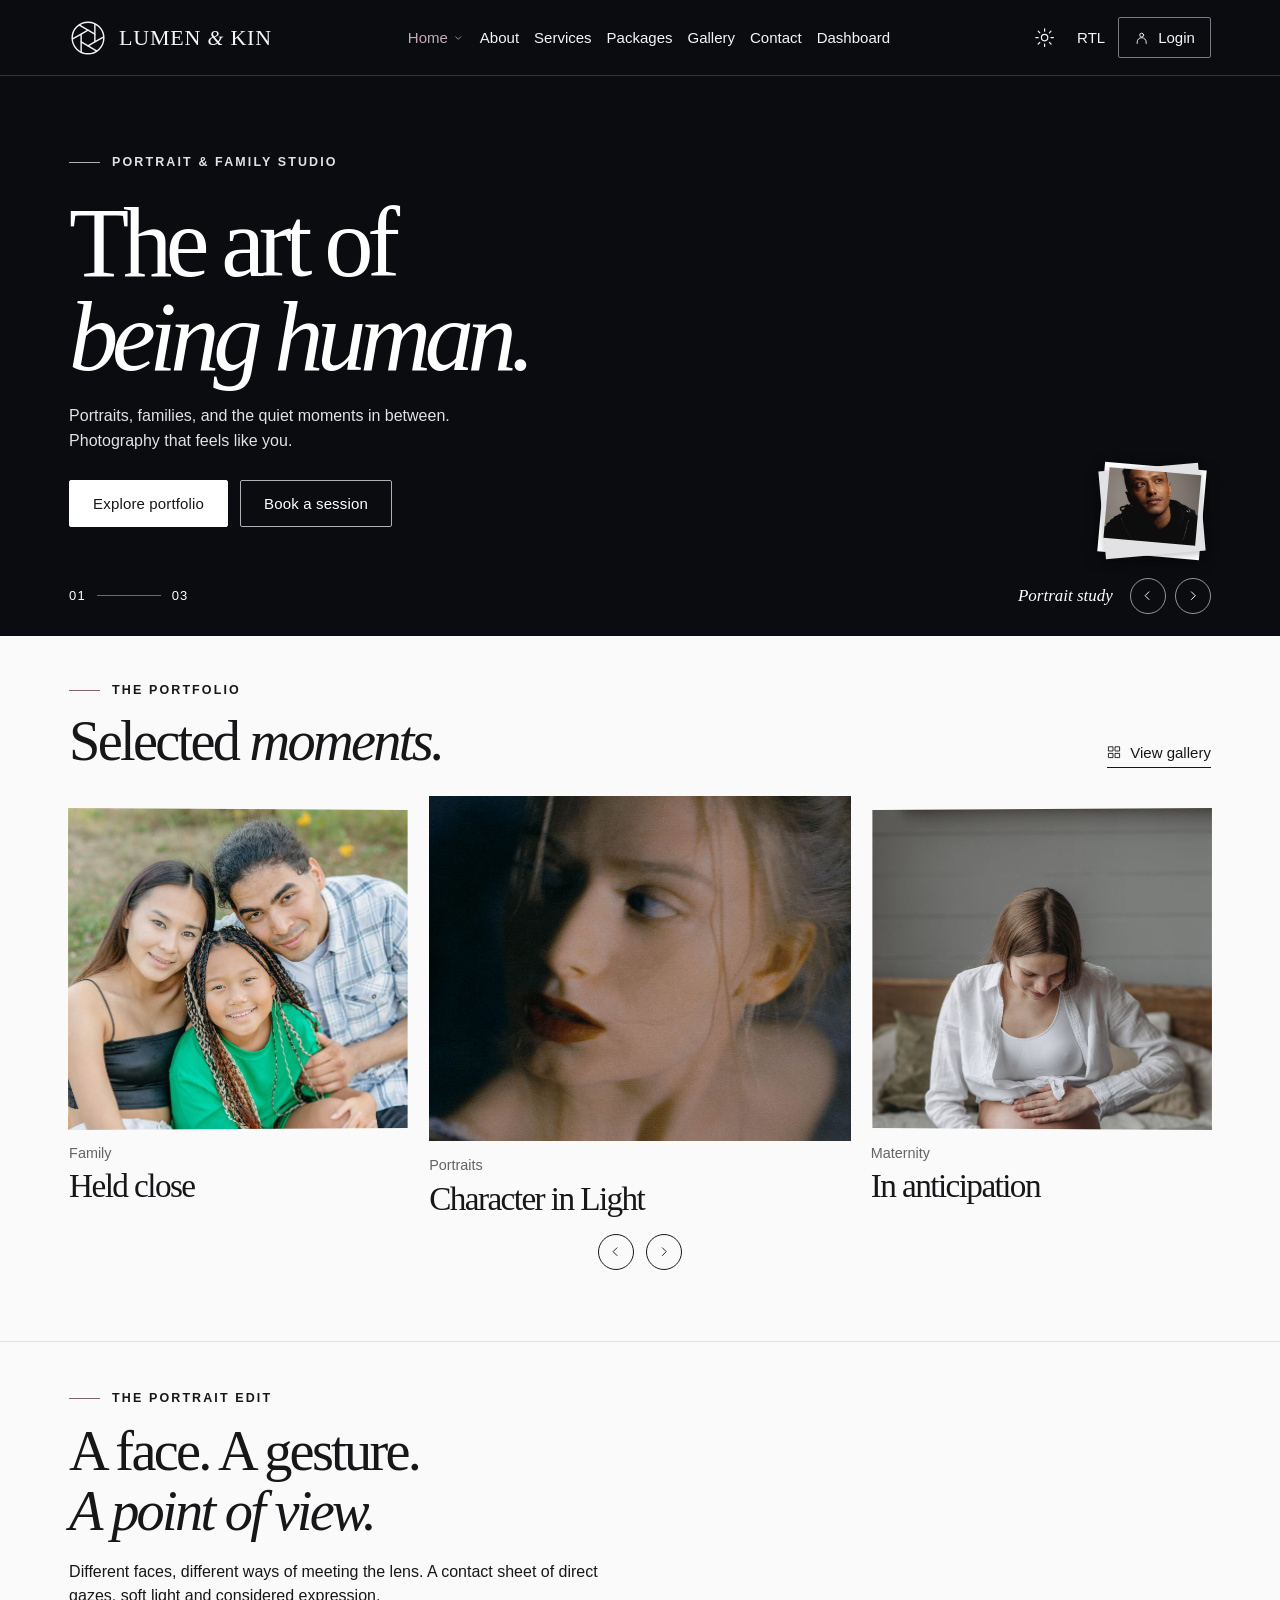
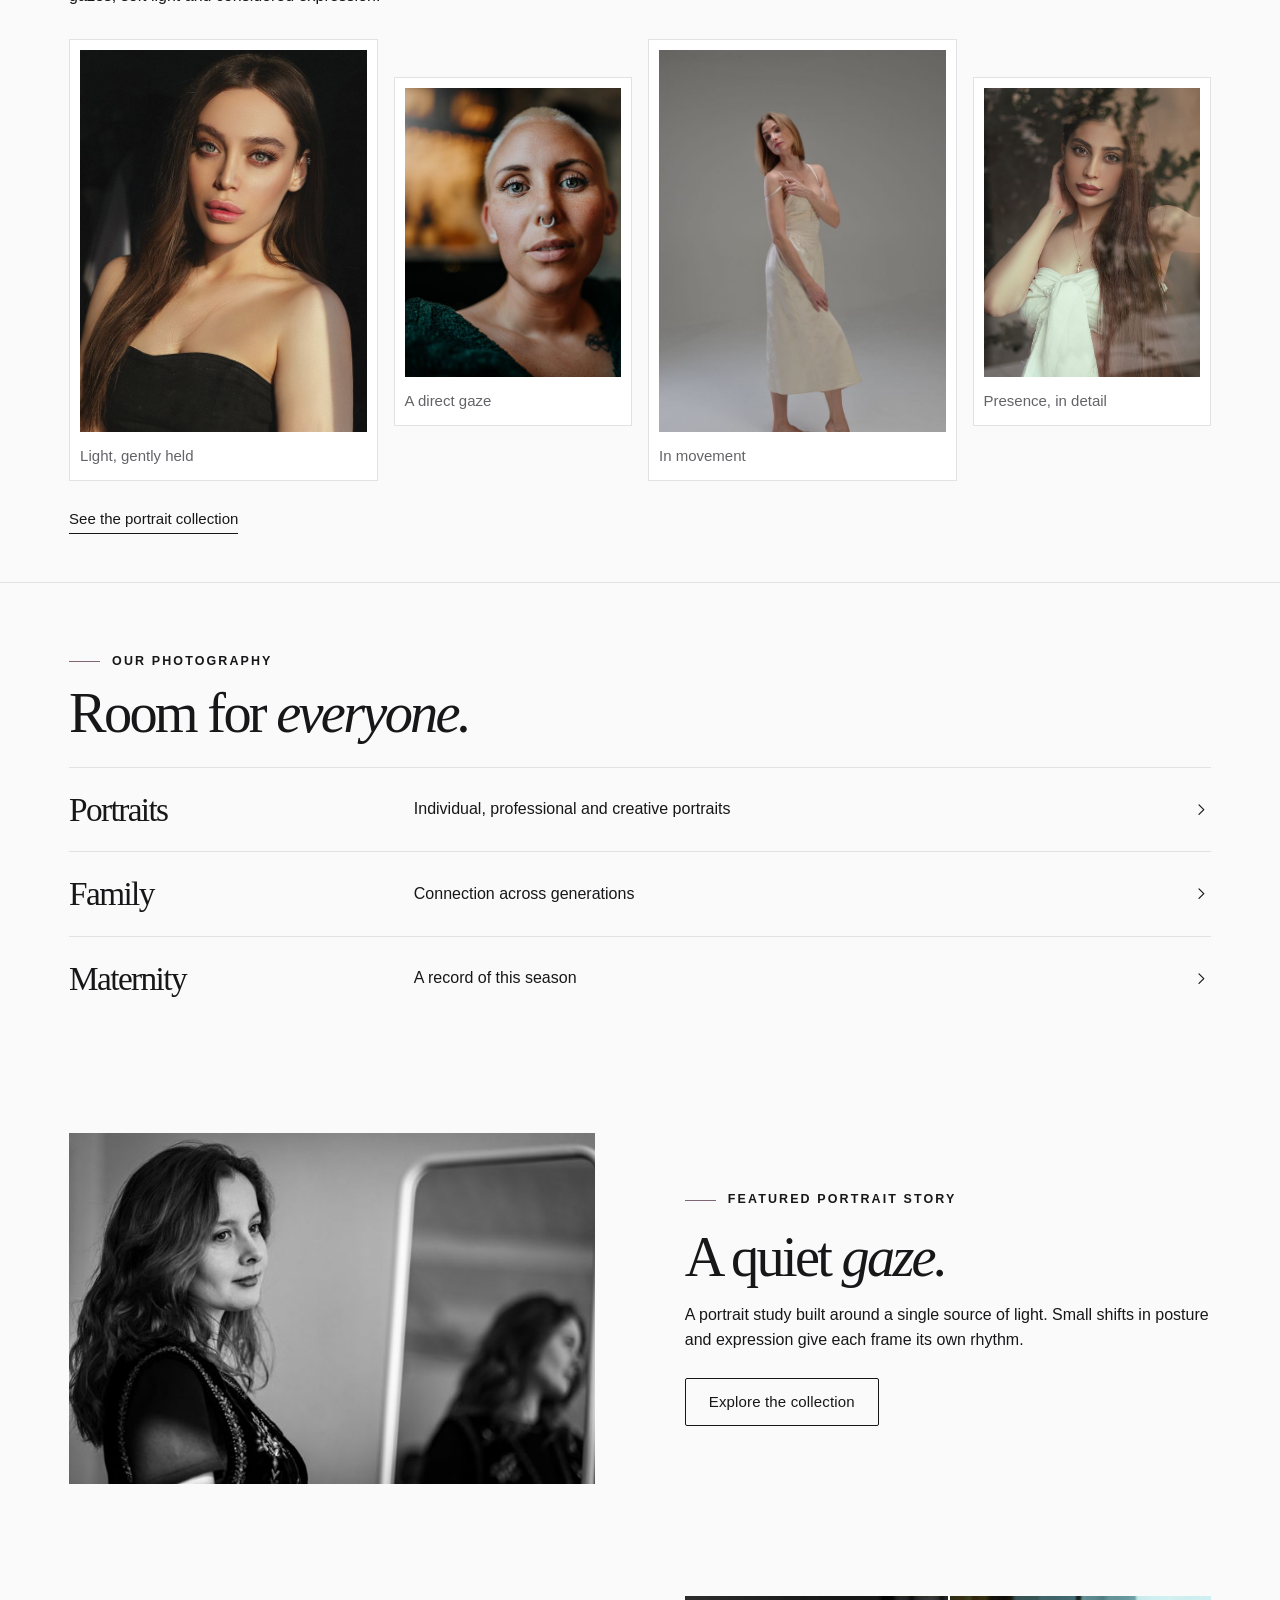
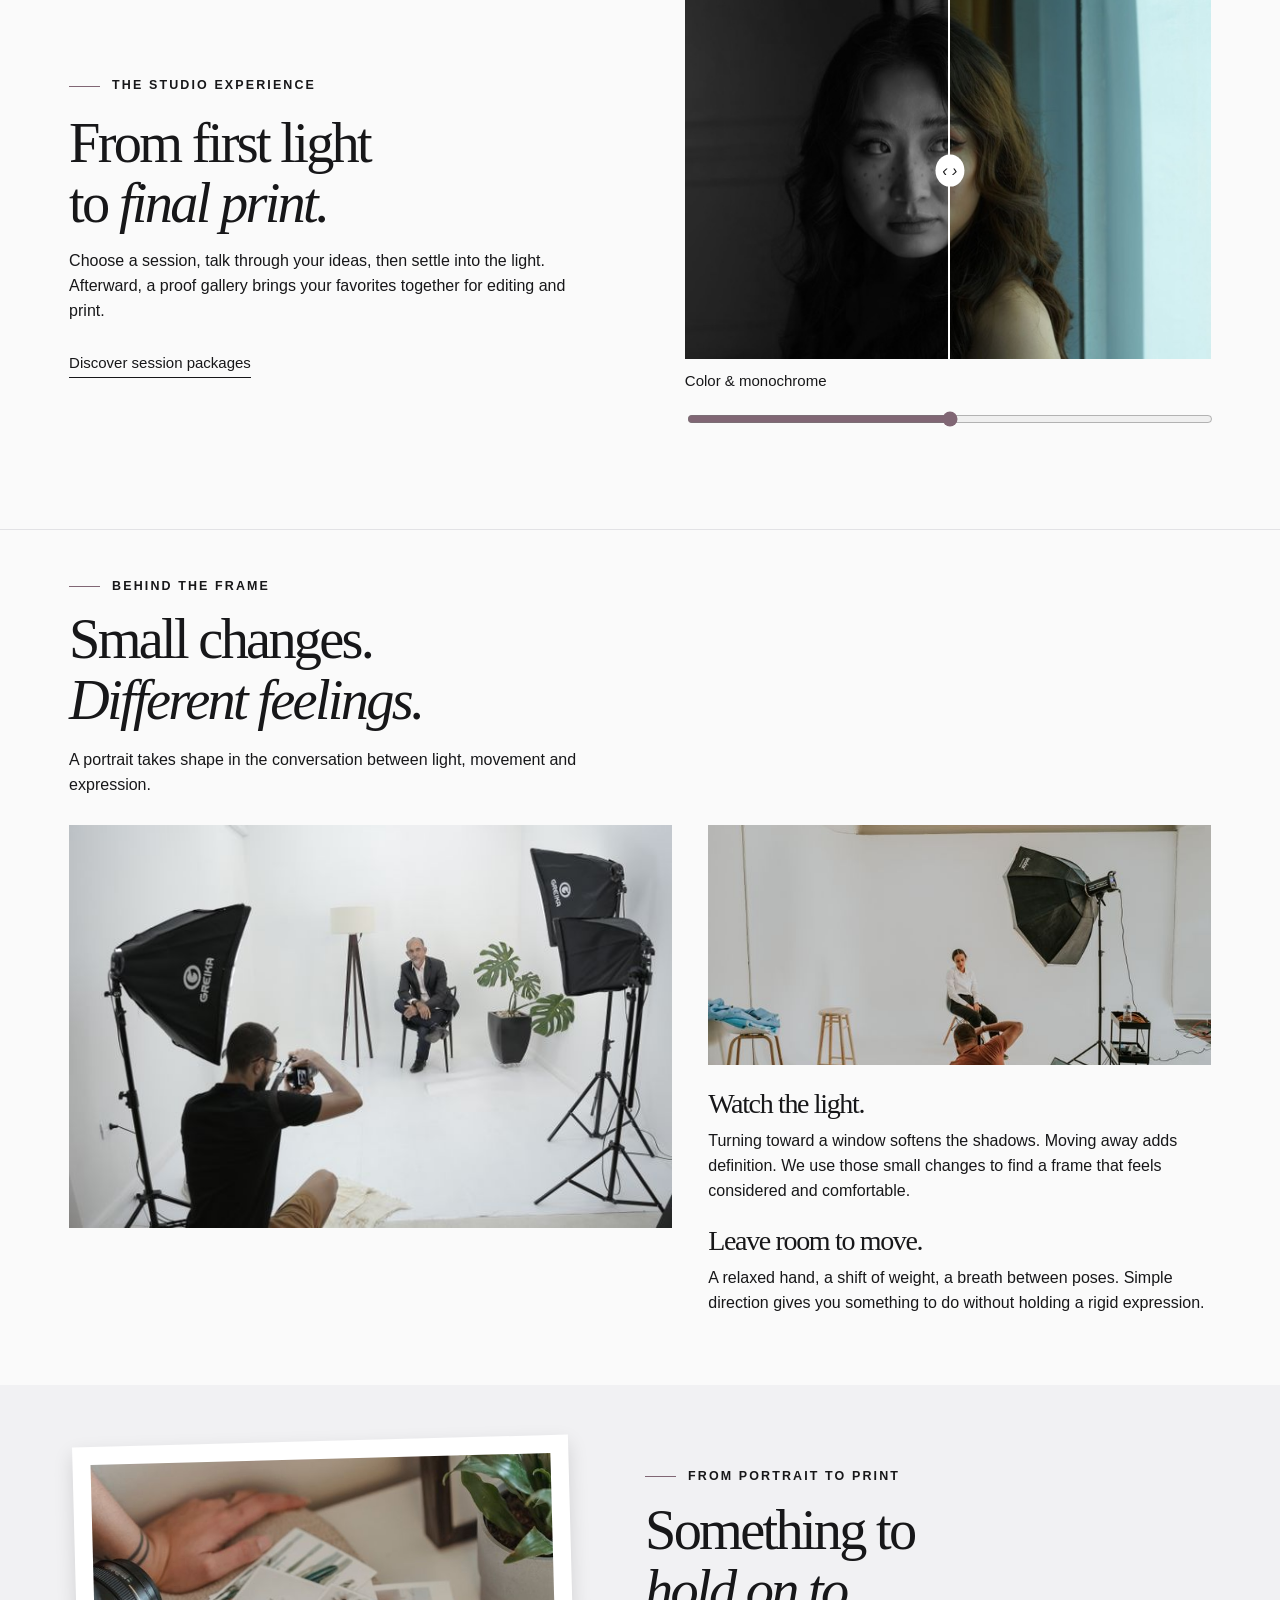
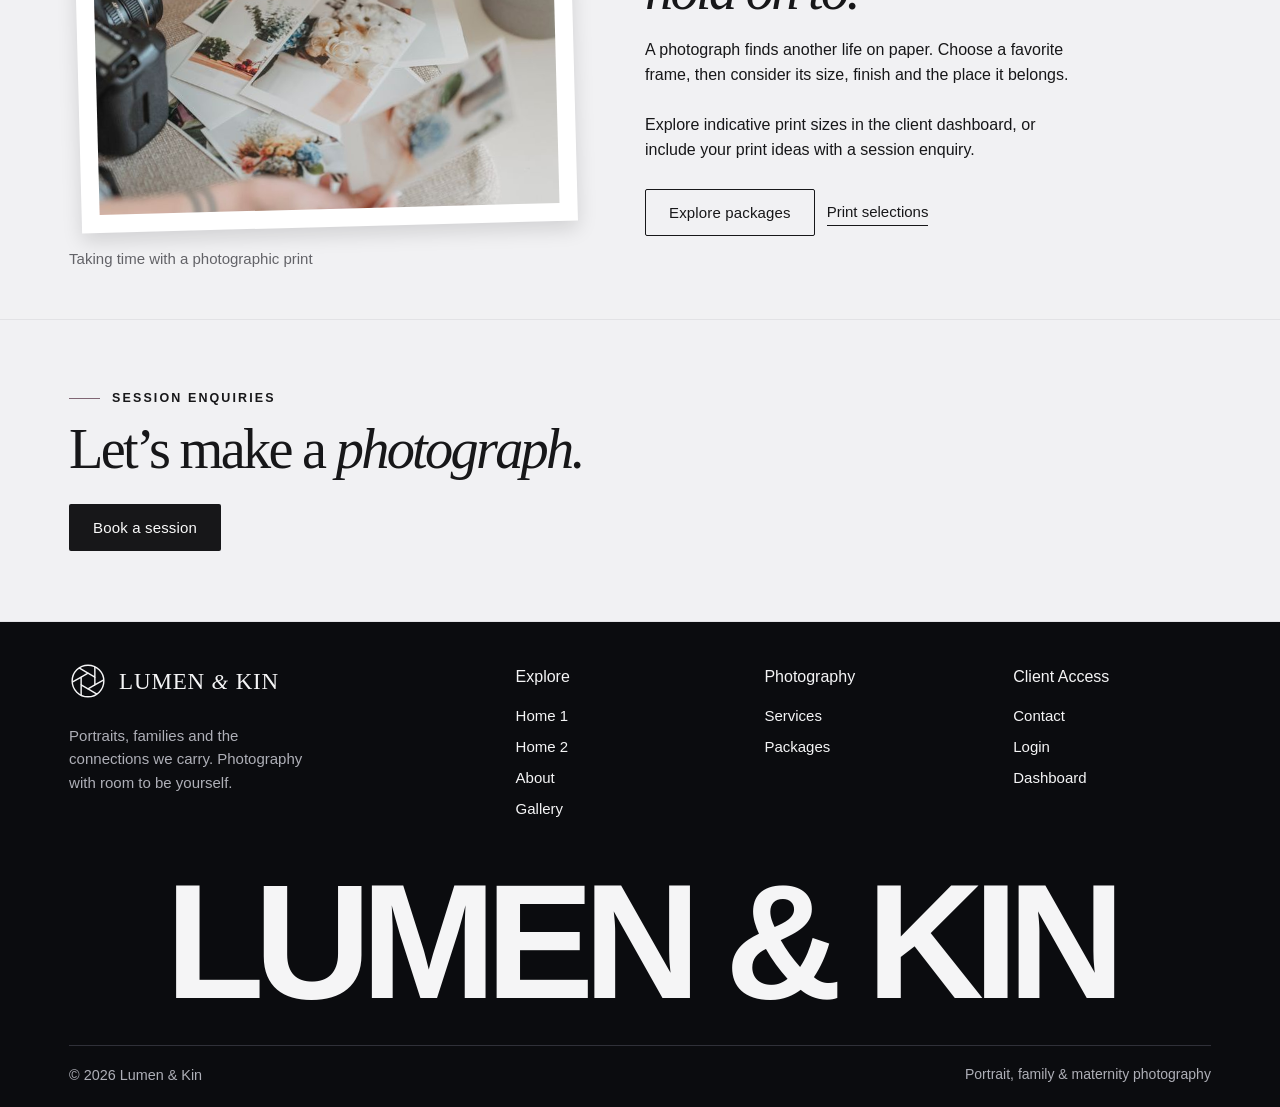
<file: index.html>
<!doctype html>
<html lang="en">
  <head>
    <meta charset="utf-8" />
    <meta name="viewport" content="width=device-width,initial-scale=1" />
    <title>Photography studio | Lumen &amp; Kin</title>
    <meta
      name="description"
      content="Portrait, family and maternity photography at Lumen &amp; Kin."
    />
    <link rel="icon" href="assets/icons/mark.svg?v=20261125aperture" />
    <link rel="stylesheet" href="assets/css/style.css?v=20261125forms" />
    <link rel="stylesheet" href="assets/css/homepages.css?v=20261124sharp" />
    <link rel="stylesheet" href="assets/css/gallery.css?v=20261124" />
    <link rel="stylesheet" href="assets/css/refinement.css?v=20261125craft" />
    <script src="assets/js/prefs.js?v=20261124"></script>
    <link rel="stylesheet" href="assets/css/footer.css?v=20261124" />
    <link rel="stylesheet" href="assets/css/corrections.css?v=20261124sharp" />
  </head>
  <body data-page="home">
    <header>
      <a class="brand" href="index.html" aria-label="Lumen &amp; Kin home"
        ><svg aria-hidden="true" viewBox="0 0 48 48" fill="none">
          <use
            href="assets/icons/brand-mark.svg?v=20261125aperture#studio-mark"
          ></use></svg
        ><span aria-hidden="true">LUMEN <i>&amp;</i> KIN</span></a
      >
      <nav>
        <details>
          <summary class="active">
            Home
            <svg
              aria-hidden="true"
              viewBox="0 0 25 25"
              fill="none"
              stroke="currentColor"
              stroke-width="1.5"
              stroke-linecap="round"
              stroke-linejoin="round"
            >
              <path d="m7 10 5 5 5-5" />
            </svg>
          </summary>
          <div>
            <a class="" href="index.html">Home 1</a
            ><a class="" href="pages/home2.html">Home 2</a>
          </div>
        </details>
        <a class="" href="pages/about.html">About</a
        ><a class="" href="pages/services.html">Services</a
        ><a class="" href="pages/packages.html">Packages</a
        ><a class="" href="pages/gallery.html">Gallery</a
        ><a class="" href="pages/contact.html">Contact</a>
        <a href="pages/dashboard.html">Dashboard</a>
      </nav>
      <div class="utilities">
        <button class="icon" data-theme aria-label="Switch theme">
          <svg
            aria-hidden="true"
            viewBox="0 0 25 25"
            fill="none"
            stroke="currentColor"
            stroke-width="1.5"
            stroke-linecap="round"
            stroke-linejoin="round"
          >
            <circle cx="12" cy="12" r="4" />
            <path
              d="M12 1v3m0 16v3M1 12h3m16 0h3M4 4l2 2m12 12 2 2M4 20l2-2M18 6l2-2"
            />
          </svg></button
        ><button class="dir" data-dir>RTL</button
        ><a class="portal" href="pages/login.html"
          ><svg
            aria-hidden="true"
            viewBox="0 0 25 25"
            fill="none"
            stroke="currentColor"
            stroke-width="1.5"
            stroke-linecap="round"
            stroke-linejoin="round"
          >
            <circle cx="12" cy="8" r="3" />
            <path d="M5 21v-2a7 7 0 0 1 14 0v2" />
          </svg>
          Login</a
        >
      </div>
      <button class="hamb icon" aria-label="Open navigation" data-menu>
        <svg
          aria-hidden="true"
          viewBox="0 0 25 25"
          fill="none"
          stroke="currentColor"
          stroke-width="1.5"
          stroke-linecap="round"
          stroke-linejoin="round"
        >
          <path d="M3 6h18M3 12h18M3 18h18" />
        </svg>
      </button>
    </header>
    <dialog class="drawer">
      <div class="drawer-head">
        <a class="brand" href="index.html" aria-label="Lumen &amp; Kin home"
          ><svg aria-hidden="true" viewBox="0 0 48 48" fill="none">
            <use
              href="assets/icons/brand-mark.svg?v=20261125aperture#studio-mark"
            ></use></svg
          ><span aria-hidden="true">LUMEN <i>&amp;</i> KIN</span></a
        ><button class="icon" data-close aria-label="Close navigation">
          <svg
            aria-hidden="true"
            viewBox="0 0 25 25"
            fill="none"
            stroke="currentColor"
            stroke-width="1.5"
            stroke-linecap="round"
            stroke-linejoin="round"
          >
            <path d="m5 5 14 14M19 5 5 19" />
          </svg>
        </button>
      </div>
      <div class="drawer-links">
        <a class="" href="index.html">Home 1</a
        ><a class="" href="pages/home2.html">Home 2</a
        ><a class="" href="pages/about.html">About</a
        ><a class="" href="pages/services.html">Services</a
        ><a class="" href="pages/packages.html">Packages</a
        ><a class="" href="pages/gallery.html">Gallery</a
        ><a class="" href="pages/contact.html">Contact</a
        ><a class="" href="pages/login.html">Login</a>
        <a href="pages/dashboard.html">Dashboard</a>
      </div>
      <div class="tools">
        <button class="icon" data-theme aria-label="Switch theme">
          <svg
            aria-hidden="true"
            viewBox="0 0 25 25"
            fill="none"
            stroke="currentColor"
            stroke-width="1.5"
            stroke-linecap="round"
            stroke-linejoin="round"
          >
            <circle cx="12" cy="12" r="4" />
            <path
              d="M12 1v3m0 16v3M1 12h3m16 0h3M4 4l2 2m12 12 2 2M4 20l2-2M18 6l2-2"
            />
          </svg></button
        ><button class="dir" data-dir>RTL</button>
      </div>
    </dialog>
    <main>
      <section class="hero">
        <img
          src="assets/images/portraits/hero.jpg"
          alt="Black-and-white portrait"
          class="hero-photo"
          loading="eager"
          decoding="async"
          srcset="
            assets/images/portraits/hero-small.jpg  640w,
            assets/images/portraits/hero.jpg       2000w,
            assets/images/portraits/hero-large.jpg 3200w
          "
          sizes="(max-width:380px) 800px, (max-width:740px) 780px, max(76vw, 915px)"
          width="2000"
          height="1183"
        />
        <div class="shade"></div>
        <div class="hero-copy">
          <div class="eyebrow"><b></b>PORTRAIT &amp; FAMILY STUDIO</div>
          <h1>The art of<br /><em>being human.</em></h1>
          <p>
            Portraits, families, and the quiet moments in between.<br
              class="wide"
            />
            Photography that feels like you.
          </p>
          <div class="actions">
            <a class="button" href="pages/gallery.html">Explore portfolio</a
            ><a class="button outline" href="pages/contact.html"
              >Book a session</a
            >
          </div>
        </div>
        <button
          class="print-stack"
          data-hero="1"
          aria-label="Focus next photographic print"
        >
          <img
            src="assets/images/refined/r-portrait18.jpg"
            alt="An editorial portrait presented as a photographic print"
            class=""
            loading="lazy"
            decoding="async"
            srcset="
              assets/images/refined/r-portrait18-small.jpg  640w,
              assets/images/refined/r-portrait18.jpg       1600w
            "
            sizes="150px"
            width="1600"
            height="2400"
          />
        </button>
        <div class="hero-bottom">
          <span class="hero-index">01 <b></b> 03</span>
          <div class="hero-controls">
            <span id="hero-caption">Portrait study</span
            ><button
              class="round"
              data-hero="-1"
              aria-label="Previous photograph"
            >
              <svg
                aria-hidden="true"
                viewBox="0 0 25 25"
                fill="none"
                stroke="currentColor"
                stroke-width="1.5"
                stroke-linecap="round"
                stroke-linejoin="round"
              >
                <path d="m14 6-6 6 6 6" />
              </svg></button
            ><button class="round" data-hero="1" aria-label="Next photograph">
              <svg
                aria-hidden="true"
                viewBox="0 0 25 25"
                fill="none"
                stroke="currentColor"
                stroke-width="1.5"
                stroke-linecap="round"
                stroke-linejoin="round"
              >
                <path d="m10 6 6 6-6 6" />
              </svg>
            </button>
          </div>
        </div>
      </section>
      <section class="wrap selected">
        <div class="eyebrow"><b></b>THE PORTFOLIO</div>
        <div class="section-head">
          <h2>Selected <em>moments.</em></h2>
          <a class="textlink" href="pages/gallery.html"
            ><svg
              aria-hidden="true"
              viewBox="0 0 25 25"
              fill="none"
              stroke="currentColor"
              stroke-width="1.5"
              stroke-linecap="round"
              stroke-linejoin="round"
            >
              <path d="M3 3h7v7H3zM14 3h7v7h-7zM3 14h7v7H3zM14 14h7v7h-7z" />
            </svg>
            View gallery</a
          >
        </div>
        <div class="film" tabindex="0" aria-label="Selected moments gallery">
          <a href="pages/gallery.html?category=Family"
            ><img
              src="assets/images/refined/r-family02.jpg"
              alt="A family portrait in natural light"
              class=""
              loading="lazy"
              decoding="async"
              srcset="
                assets/images/refined/r-family02-small.jpg  640w,
                assets/images/refined/r-family02.jpg       1600w
              "
              sizes="(max-width:740px) max(100vw, 500px), 50vw"
              width="1600"
              height="2400"
            /><small>Family</small>
            <h3>Held close</h3></a
          ><a href="pages/gallery.html?category=Portraits"
            ><img
              src="assets/images/refined/r-portrait01.jpg"
              alt="Editorial portrait with expressive light"
              class=""
              loading="lazy"
              decoding="async"
              srcset="
                assets/images/refined/r-portrait01-small.jpg  640w,
                assets/images/refined/r-portrait01.jpg       1600w
              "
              sizes="(max-width:740px) max(100vw, 500px), 50vw"
              width="1600"
              height="2142"
            /><small>Portraits</small>
            <h3>Character in Light</h3></a
          ><a href="pages/gallery.html?category=Maternity"
            ><img
              src="assets/images/refined/r-maternity02.jpg"
              alt="A considered maternity portrait"
              class=""
              loading="lazy"
              decoding="async"
              srcset="
                assets/images/refined/r-maternity02-small.jpg  640w,
                assets/images/refined/r-maternity02.jpg       1600w
              "
              sizes="(max-width:740px) max(100vw, 500px), 50vw"
              width="1600"
              height="2397"
            /><small>Maternity</small>
            <h3>In anticipation</h3></a
          >
        </div>
        <div class="film-controls">
          <button class="round" data-film="-1" aria-label="Previous photograph">
            <svg
              aria-hidden="true"
              viewBox="0 0 25 25"
              fill="none"
              stroke="currentColor"
              stroke-width="1.5"
              stroke-linecap="round"
              stroke-linejoin="round"
            >
              <path d="m14 6-6 6 6 6" />
            </svg></button
          ><button class="round" data-film="1" aria-label="Next photograph">
            <svg
              aria-hidden="true"
              viewBox="0 0 25 25"
              fill="none"
              stroke="currentColor"
              stroke-width="1.5"
              stroke-linecap="round"
              stroke-linejoin="round"
            >
              <path d="m10 6 6 6-6 6" />
            </svg>
          </button>
        </div>
      </section>
      <section class="wrap portrait-edit">
        <div class="collection-intro">
          <div class="eyebrow"><b></b>THE PORTRAIT EDIT</div>
          <h2>A face. A gesture.<br /><em>A point of view.</em></h2>
          <p>
            Different faces, different ways of meeting the lens. A contact sheet
            of direct gazes, soft light and considered expression.
          </p>
        </div>
        <div class="contact-sheet">
          <figure>
            <img
              src="assets/images/refined/r-portrait03.jpg"
              alt="Editorial portrait study"
              class=""
              loading="lazy"
              decoding="async"
              srcset="
                assets/images/refined/r-portrait03-small.jpg  640w,
                assets/images/refined/r-portrait03.jpg       1600w
              "
              sizes="(max-width:740px) 100vw, 50vw"
              width="1600"
              height="2001"
            />
            <figcaption>Light, gently held</figcaption>
          </figure>
          <figure>
            <img
              src="assets/images/refined/r-portrait04.jpg"
              alt="Editorial portrait study"
              class=""
              loading="lazy"
              decoding="async"
              srcset="
                assets/images/refined/r-portrait04-small.jpg  640w,
                assets/images/refined/r-portrait04.jpg       1600w
              "
              sizes="(max-width:740px) 100vw, 50vw"
              width="1600"
              height="1658"
            />
            <figcaption>A direct gaze</figcaption>
          </figure>
          <figure>
            <img
              src="assets/images/refined/r-portrait05.jpg"
              alt="Editorial portrait study"
              class=""
              loading="lazy"
              decoding="async"
              srcset="
                assets/images/refined/r-portrait05-small.jpg  640w,
                assets/images/refined/r-portrait05.jpg       1600w
              "
              sizes="(max-width:740px) 100vw, 50vw"
              width="1600"
              height="2416"
            />
            <figcaption>In movement</figcaption>
          </figure>
          <figure>
            <img
              src="assets/images/refined/r-portrait06.jpg"
              alt="Editorial portrait study"
              class=""
              loading="lazy"
              decoding="async"
              srcset="
                assets/images/refined/r-portrait06-small.jpg  640w,
                assets/images/refined/r-portrait06.jpg       1600w
              "
              sizes="(max-width:740px) 100vw, 50vw"
              width="1600"
              height="2000"
            />
            <figcaption>Presence, in detail</figcaption>
          </figure>
        </div>
        <a class="textlink" href="pages/gallery.html?category=Portraits"
          >See the portrait collection</a
        >
      </section>
      <section class="wrap editorial">
        <div class="eyebrow"><b></b>OUR PHOTOGRAPHY</div>
        <h2>Room for <em>everyone.</em></h2>
        <a href="pages/services.html#Portraits"
          ><h3>Portraits</h3>
          <span>Individual, professional and creative portraits</span
          ><svg
            aria-hidden="true"
            viewBox="0 0 25 25"
            fill="none"
            stroke="currentColor"
            stroke-width="1.5"
            stroke-linecap="round"
            stroke-linejoin="round"
          >
            <path d="m10 6 6 6-6 6" /></svg></a
        ><a href="pages/services.html#Family"
          ><h3>Family</h3>
          <span>Connection across generations</span
          ><svg
            aria-hidden="true"
            viewBox="0 0 25 25"
            fill="none"
            stroke="currentColor"
            stroke-width="1.5"
            stroke-linecap="round"
            stroke-linejoin="round"
          >
            <path d="m10 6 6 6-6 6" /></svg></a
        ><a href="pages/services.html#Maternity"
          ><h3>Maternity</h3>
          <span>A record of this season</span
          ><svg
            aria-hidden="true"
            viewBox="0 0 25 25"
            fill="none"
            stroke="currentColor"
            stroke-width="1.5"
            stroke-linecap="round"
            stroke-linejoin="round"
          >
            <path d="m10 6 6 6-6 6" /></svg
        ></a>
      </section>
      <section class="wrap story featured-story">
        <img
          src="assets/images/refined/r-portrait12.jpg"
          alt="A monochrome editorial portrait shaped by directional light"
          class=""
          loading="lazy"
          decoding="async"
          srcset="
            assets/images/refined/r-portrait12-small.jpg  640w,
            assets/images/refined/r-portrait12.jpg       1600w
          "
          sizes="(max-width:740px) 100vw, 50vw"
          width="1600"
          height="1067"
        />
        <div>
          <div class="eyebrow"><b></b>FEATURED PORTRAIT STORY</div>
          <h2>A quiet <em>gaze.</em></h2>
          <p>
            A portrait study built around a single source of light. Small shifts
            in posture and expression give each frame its own rhythm.
          </p>
          <a class="button outline" href="pages/gallery.html"
            >Explore the collection</a
          >
        </div>
      </section>
      <section class="wrap story">
        <div>
          <div class="eyebrow"><b></b>THE STUDIO EXPERIENCE</div>
          <h2>From first light<br />to <em>final print.</em></h2>
          <p>
            Choose a session, talk through your ideas, then settle into the
            light. Afterward, a proof gallery brings your favorites together for
            editing and print.
          </p>
          <a class="textlink" href="pages/packages.html"
            >Discover session packages</a
          >
        </div>
        <div>
          <div class="compare">
            <img
              src="assets/images/portraits/portrait.jpg"
              alt="Portrait in color"
              class=""
              loading="lazy"
              decoding="async"
              srcset="
                assets/images/portraits/portrait-small.jpg  640w,
                assets/images/portraits/portrait.jpg       1100w,
                assets/images/portraits/portrait-large.jpg 2400w
              "
              sizes="(max-width:740px) 100vw, 50vw"
              width="1100"
              height="734"
            /><img
              src="assets/images/portraits/portrait.jpg"
              alt=""
              class="mono"
              loading="lazy"
              decoding="async"
              srcset="
                assets/images/portraits/portrait-small.jpg  640w,
                assets/images/portraits/portrait.jpg       1100w,
                assets/images/portraits/portrait-large.jpg 2400w
              "
              sizes="(max-width:740px) 100vw, 50vw"
              width="1100"
              height="734"
            /><i></i>
          </div>
          <label class="range"
            >Color &amp; monochrome<input
              type="range"
              value="50"
              aria-label="Color and monochrome comparison"
          /></label>
        </div>
      </section>
      <section class="wrap craft">
        <div class="collection-intro">
          <div class="eyebrow"><b></b>BEHIND THE FRAME</div>
          <h2>Small changes.<br /><em>Different feelings.</em></h2>
          <p>
            A portrait takes shape in the conversation between light, movement
            and expression.
          </p>
        </div>
        <div class="craft-spread">
          <img
            src="assets/images/studio/session-wide.jpg"
            alt="Photographer working with a model during a portrait session"
            class="craft-photo-wide"
            loading="lazy"
            decoding="async"
            srcset="
              assets/images/studio/session-wide-small.jpg  640w,
              assets/images/studio/session-wide.jpg       1400w,
              assets/images/studio/session-wide-large.jpg 2400w
            "
            sizes="(max-width:740px) 100vw, 50vw"
            width="1400"
            height="933"
          /><img
            src="assets/images/studio/session-light.jpg"
            alt="A model during a studio photography session"
            class="craft-photo-light"
            loading="lazy"
            decoding="async"
            srcset="
              assets/images/studio/session-light-small.jpg  640w,
              assets/images/studio/session-light.jpg       1400w,
              assets/images/studio/session-light-large.jpg 2400w
            "
            sizes="(max-width:740px) 100vw, 50vw"
            width="1400"
            height="933"
          />
          <div class="craft-notes craft-light">
            <h3>Watch the light.</h3>
            <p>
              Turning toward a window softens the shadows. Moving away adds
              definition. We use those small changes to find a frame that feels
              considered and comfortable.
            </p>
          </div>
          <div class="craft-notes craft-movement">
            <h3>Leave room to move.</h3>
            <p>
              A relaxed hand, a shift of weight, a breath between poses. Simple
              direction gives you something to do without holding a rigid
              expression.
            </p>
          </div>
        </div>
      </section>
      <section class="wrap print-feature">
        <figure class="physical-print">
          <div class="print-paper">
            <img
              src="assets/images/studio/print-table.jpg"
              alt="Hands reviewing photographic prints on a desk"
              class=""
              loading="lazy"
              decoding="async"
              srcset="
                assets/images/studio/print-table-small.jpg  640w,
                assets/images/studio/print-table.jpg       1400w,
                assets/images/studio/print-table-large.jpg 1600w
              "
              sizes="(max-width:740px) 100vw, 50vw"
              width="1400"
              height="2100"
            />
          </div>
          <figcaption>Taking time with a photographic print</figcaption>
        </figure>
        <div class="print-copy">
          <div class="eyebrow"><b></b>FROM PORTRAIT TO PRINT</div>
          <h2>Something to<br /><em>hold on to.</em></h2>
          <p>
            A photograph finds another life on paper. Choose a favorite frame,
            then consider its size, finish and the place it belongs.
          </p>
          <p>
            Explore indicative print sizes in the client dashboard, or include
            your print ideas with a session enquiry.
          </p>
          <div class="actions">
            <a class="button outline" href="pages/packages.html"
              >Explore packages</a
            ><a class="textlink" href="pages/dashboard.html#prints"
              >Print selections</a
            >
          </div>
        </div>
      </section>
      <section class="invite wrap">
        <div class="eyebrow"><b></b>SESSION ENQUIRIES</div>
        <h2>Let’s make a <em>photograph.</em></h2>
        <a class="button" href="pages/contact.html">Book a session</a>
      </section>
    </main>
    <footer class="site-footer">
      <div class="footer-columns">
        <div class="footer-studio">
          <a class="brand" href="index.html" aria-label="Lumen &amp; Kin home"
            ><svg aria-hidden="true" viewBox="0 0 48 48" fill="none">
              <use
                href="assets/icons/brand-mark.svg?v=20261125aperture#studio-mark"
              ></use></svg
            ><span aria-hidden="true">LUMEN <i>&amp;</i> KIN</span></a
          >
          <p>
            Portraits, families and the connections we carry. Photography with
            room to be yourself.
          </p>
        </div>
        <div>
          <h2>Explore</h2>
          <nav>
            <a href="index.html">Home 1</a><a href="pages/home2.html">Home 2</a
            ><a href="pages/about.html">About</a
            ><a href="pages/gallery.html">Gallery</a>
          </nav>
        </div>
        <div>
          <h2>Photography</h2>
          <nav>
            <a href="pages/services.html">Services</a
            ><a href="pages/packages.html">Packages</a>
          </nav>
        </div>
        <div>
          <h2>Client Access</h2>
          <nav>
            <a href="pages/contact.html">Contact</a
            ><a href="pages/login.html">Login</a
            ><a href="pages/dashboard.html">Dashboard</a>
          </nav>
        </div>
      </div>
      <div class="footer-wordmark" aria-hidden="true">LUMEN &amp; KIN</div>
      <div class="copyright">
        <small>© <span data-year>2026</span> Lumen &amp; Kin</small
        ><span>Portrait, family &amp; maternity photography</span>
      </div>
    </footer>
    <button class="back icon" aria-label="Back to top">
      <svg
        aria-hidden="true"
        viewBox="0 0 25 25"
        fill="none"
        stroke="currentColor"
        stroke-width="1.5"
        stroke-linecap="round"
        stroke-linejoin="round"
      >
        <path d="m6 14 6-6 6 6" />
      </svg>
    </button>
    <dialog id="viewer">
      <div class="viewerbar">
        <span></span
        ><button class="icon" data-close aria-label="Close viewer">
          <svg
            aria-hidden="true"
            viewBox="0 0 25 25"
            fill="none"
            stroke="currentColor"
            stroke-width="1.5"
            stroke-linecap="round"
            stroke-linejoin="round"
          >
            <path d="m5 5 14 14M19 5 5 19" />
          </svg>
        </button>
      </div>
      <img alt="" />
      <div class="viewerbar">
        <button class="round" data-viewer="-1" aria-label="Previous photograph">
          <svg
            aria-hidden="true"
            viewBox="0 0 25 25"
            fill="none"
            stroke="currentColor"
            stroke-width="1.5"
            stroke-linecap="round"
            stroke-linejoin="round"
          >
            <path d="m14 6-6 6 6 6" />
          </svg></button
        ><button class="textlink" data-viewfav hidden></button
        ><button class="round" data-viewer="1" aria-label="Next photograph">
          <svg
            aria-hidden="true"
            viewBox="0 0 25 25"
            fill="none"
            stroke="currentColor"
            stroke-width="1.5"
            stroke-linecap="round"
            stroke-linejoin="round"
          >
            <path d="m10 6 6 6-6 6" />
          </svg>
        </button>
      </div>
    </dialog>
    <script defer src="assets/js/site-config.js?v=20261124sharp"></script>
    <script defer src="assets/js/catalog.js?v=20261124"></script>
    <script defer src="assets/js/main.js?v=20261124"></script>
    <script defer src="assets/js/gallery.js?v=20261124sharp"></script>
    <script defer src="assets/js/homepages.js?v=20261124sharp"></script>
    <script defer src="assets/js/form-controls.js?v=20261125forms"></script>
  </body>
</html>
</file>
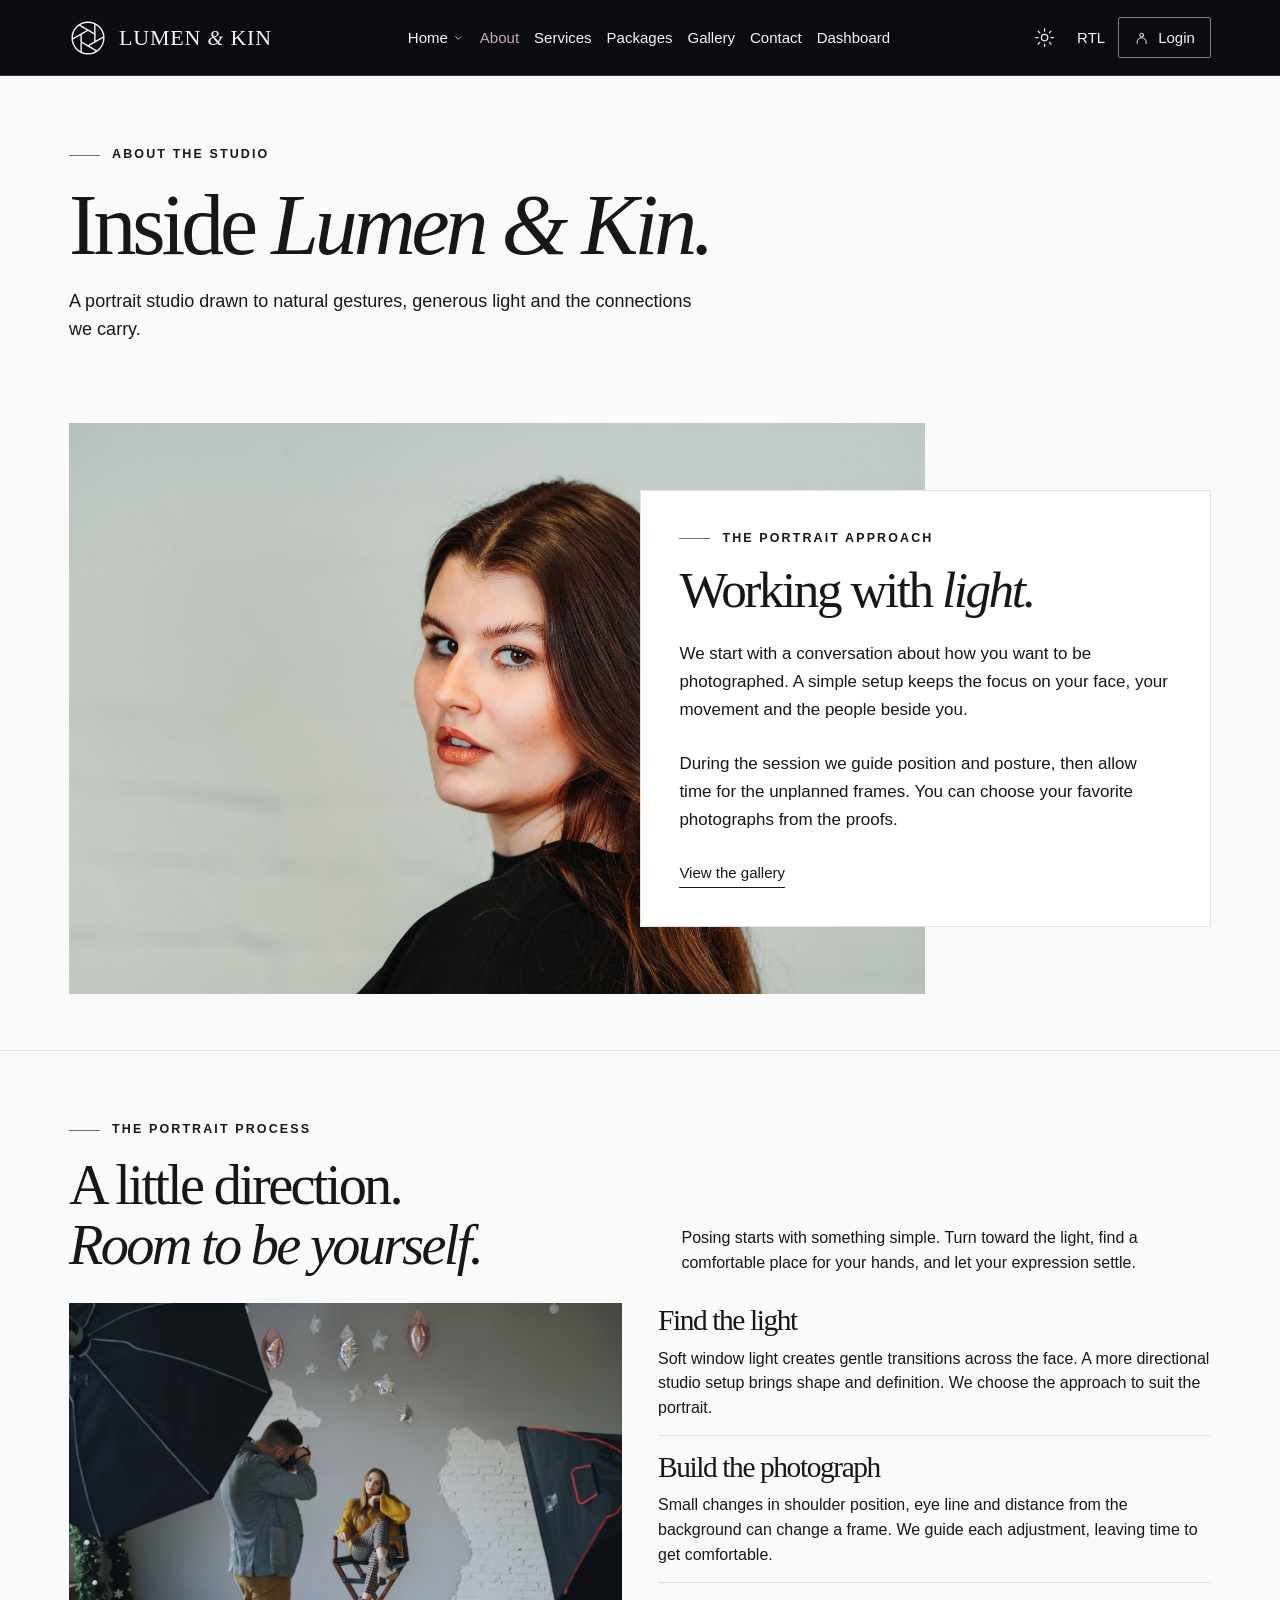
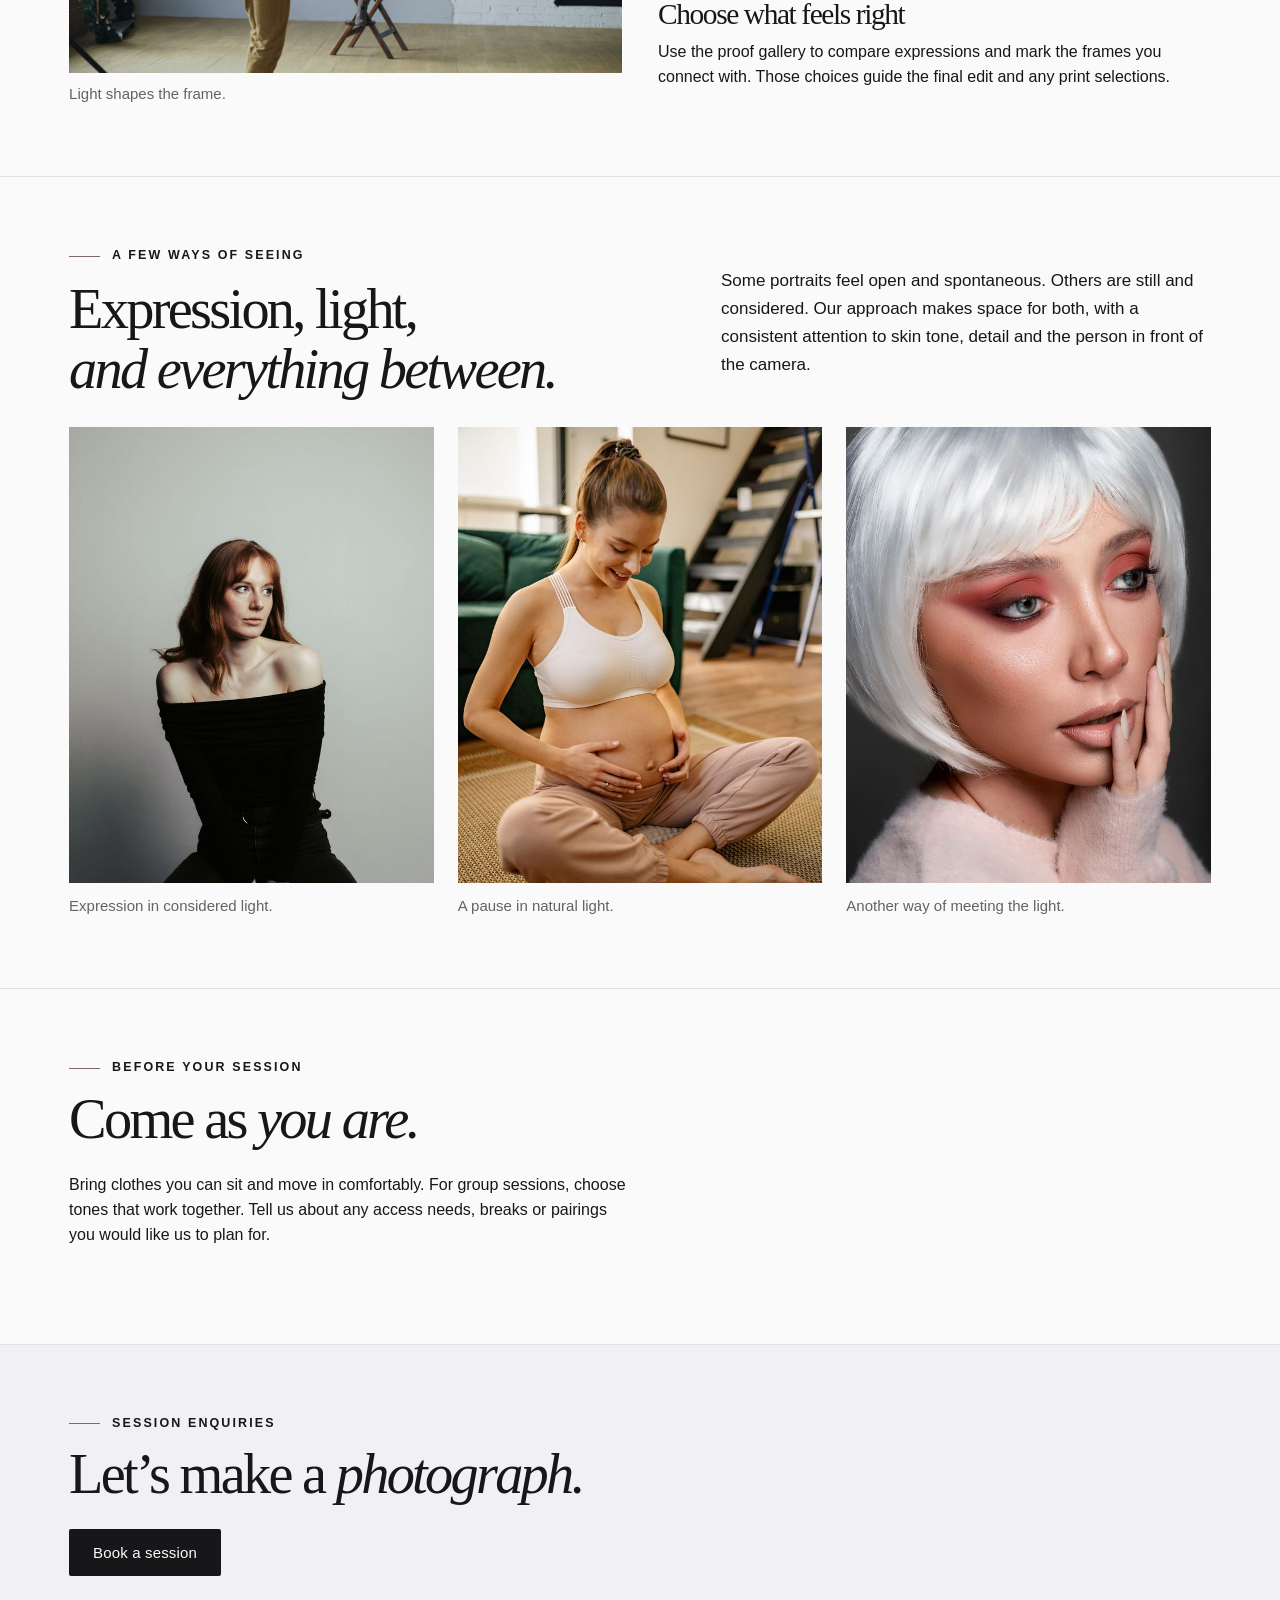
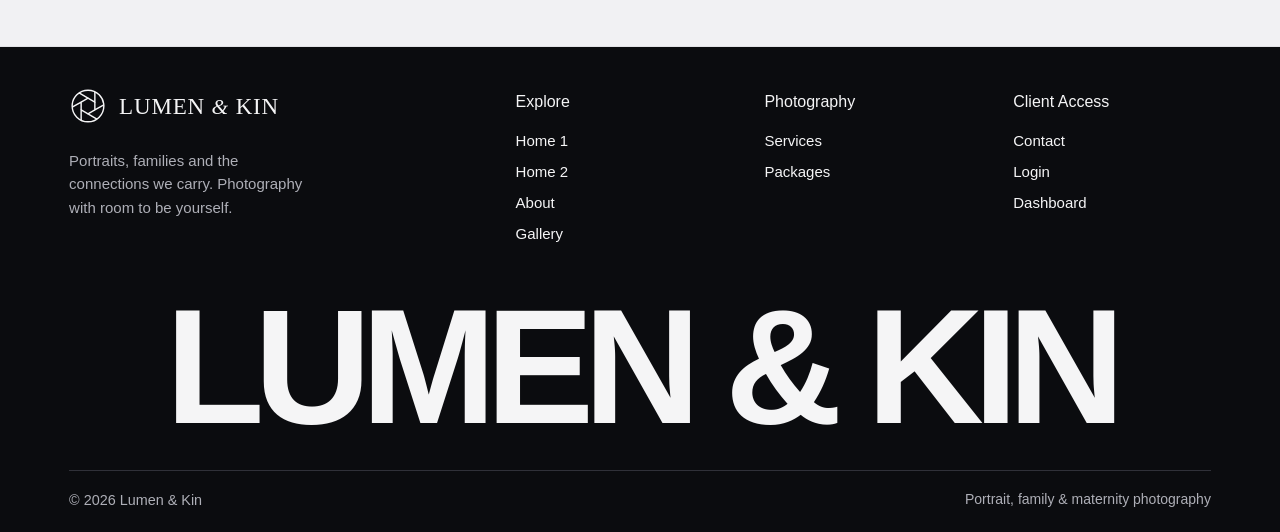
<file: pages/about.html>
<!doctype html>
<html lang="en">
  <head>
    <meta charset="utf-8" />
    <meta name="viewport" content="width=device-width,initial-scale=1" />
    <title>About the studio | Lumen &amp; Kin</title>
    <meta
      name="description"
      content="Portrait, family and maternity photography at Lumen &amp; Kin."
    />
    <link rel="icon" href="../assets/icons/mark.svg?v=20261125aperture" />
    <link rel="stylesheet" href="../assets/css/style.css?v=20261125forms" />
    <link rel="stylesheet" href="../assets/css/gallery.css?v=20261124" />
    <link rel="stylesheet" href="../assets/css/inner-pages.css?v=20261124b" />
    <link
      rel="stylesheet"
      href="../assets/css/refinement.css?v=20261124sharp"
    />
    <script src="../assets/js/prefs.js?v=20261124"></script>
    <link rel="stylesheet" href="../assets/css/footer.css?v=20261124" />
    <link
      rel="stylesheet"
      href="../assets/css/corrections.css?v=20261124sharp"
    />
    <link rel="stylesheet" href="../assets/css/editorial.css?v=20261125about" />
  </head>
  <body data-page="about">
    <header>
      <a class="brand" href="../index.html" aria-label="Lumen &amp; Kin home"
        ><svg aria-hidden="true" viewBox="0 0 48 48" fill="none">
          <use
            href="../assets/icons/brand-mark.svg?v=20261125aperture#studio-mark"
          ></use></svg
        ><span aria-hidden="true">LUMEN <i>&amp;</i> KIN</span></a
      >
      <nav>
        <details>
          <summary class="">
            Home
            <svg
              aria-hidden="true"
              viewBox="0 0 25 25"
              fill="none"
              stroke="currentColor"
              stroke-width="1.5"
              stroke-linecap="round"
              stroke-linejoin="round"
            >
              <path d="m7 10 5 5 5-5" />
            </svg>
          </summary>
          <div>
            <a class="" href="../index.html">Home 1</a
            ><a class="" href="../pages/home2.html">Home 2</a>
          </div>
        </details>
        <a class="active" href="../pages/about.html">About</a
        ><a class="" href="../pages/services.html">Services</a
        ><a class="" href="../pages/packages.html">Packages</a
        ><a class="" href="../pages/gallery.html">Gallery</a
        ><a class="" href="../pages/contact.html">Contact</a>
        <a href="../pages/dashboard.html">Dashboard</a>
      </nav>
      <div class="utilities">
        <button class="icon" data-theme aria-label="Switch theme">
          <svg
            aria-hidden="true"
            viewBox="0 0 25 25"
            fill="none"
            stroke="currentColor"
            stroke-width="1.5"
            stroke-linecap="round"
            stroke-linejoin="round"
          >
            <circle cx="12" cy="12" r="4" />
            <path
              d="M12 1v3m0 16v3M1 12h3m16 0h3M4 4l2 2m12 12 2 2M4 20l2-2M18 6l2-2"
            />
          </svg></button
        ><button class="dir" data-dir>RTL</button
        ><a class="portal" href="../pages/login.html"
          ><svg
            aria-hidden="true"
            viewBox="0 0 25 25"
            fill="none"
            stroke="currentColor"
            stroke-width="1.5"
            stroke-linecap="round"
            stroke-linejoin="round"
          >
            <circle cx="12" cy="8" r="3" />
            <path d="M5 21v-2a7 7 0 0 1 14 0v2" />
          </svg>
          Login</a
        >
      </div>
      <button class="hamb icon" aria-label="Open navigation" data-menu>
        <svg
          aria-hidden="true"
          viewBox="0 0 25 25"
          fill="none"
          stroke="currentColor"
          stroke-width="1.5"
          stroke-linecap="round"
          stroke-linejoin="round"
        >
          <path d="M3 6h18M3 12h18M3 18h18" />
        </svg>
      </button>
    </header>
    <dialog class="drawer">
      <div class="drawer-head">
        <a class="brand" href="../index.html" aria-label="Lumen &amp; Kin home"
          ><svg aria-hidden="true" viewBox="0 0 48 48" fill="none">
            <use
              href="../assets/icons/brand-mark.svg?v=20261125aperture#studio-mark"
            ></use></svg
          ><span aria-hidden="true">LUMEN <i>&amp;</i> KIN</span></a
        ><button class="icon" data-close aria-label="Close navigation">
          <svg
            aria-hidden="true"
            viewBox="0 0 25 25"
            fill="none"
            stroke="currentColor"
            stroke-width="1.5"
            stroke-linecap="round"
            stroke-linejoin="round"
          >
            <path d="m5 5 14 14M19 5 5 19" />
          </svg>
        </button>
      </div>
      <div class="drawer-links">
        <a class="" href="../index.html">Home 1</a
        ><a class="" href="../pages/home2.html">Home 2</a
        ><a class="active" href="../pages/about.html">About</a
        ><a class="" href="../pages/services.html">Services</a
        ><a class="" href="../pages/packages.html">Packages</a
        ><a class="" href="../pages/gallery.html">Gallery</a
        ><a class="" href="../pages/contact.html">Contact</a
        ><a class="" href="../pages/login.html">Login</a>
        <a href="../pages/dashboard.html">Dashboard</a>
      </div>
      <div class="tools">
        <button class="icon" data-theme aria-label="Switch theme">
          <svg
            aria-hidden="true"
            viewBox="0 0 25 25"
            fill="none"
            stroke="currentColor"
            stroke-width="1.5"
            stroke-linecap="round"
            stroke-linejoin="round"
          >
            <circle cx="12" cy="12" r="4" />
            <path
              d="M12 1v3m0 16v3M1 12h3m16 0h3M4 4l2 2m12 12 2 2M4 20l2-2M18 6l2-2"
            />
          </svg></button
        ><button class="dir" data-dir>RTL</button>
      </div>
    </dialog>
    <main>
      <section class="pagehead wrap">
        <div class="eyebrow"><b></b>ABOUT THE STUDIO</div>
        <h1>Inside <em>Lumen &amp; Kin.</em></h1>
        <p>
          A portrait studio drawn to natural gestures, generous light and the
          connections we carry.
        </p>
      </section>
      <section class="wrap light-study">
        <figure>
          <img
            src="../assets/images/targeted/about-light.jpg"
            alt="Editorial portrait showing light and expression"
            loading="lazy"
            decoding="async"
            srcset="
              ../assets/images/targeted/about-light-small.jpg  640w,
              ../assets/images/targeted/about-light.jpg       1600w,
              ../assets/images/targeted/about-light-large.jpg 3200w
            "
            sizes="(max-width:1024px) 100vw, 70vw"
            width="1600"
            height="1067"
          />
        </figure>
        <div class="light-study-copy">
          <div class="eyebrow"><b></b>THE PORTRAIT APPROACH</div>
          <h2>Working with <em>light.</em></h2>
          <p>
            We start with a conversation about how you want to be photographed.
            A simple setup keeps the focus on your face, your movement and the
            people beside you.
          </p>
          <p>
            During the session we guide position and posture, then allow time
            for the unplanned frames. You can choose your favorite photographs
            from the proofs.
          </p>
          <a class="textlink" href="gallery.html">View the gallery</a>
        </div>
      </section>
      <section class="wrap process-feature">
        <div class="eyebrow"><b></b>THE PORTRAIT PROCESS</div>
        <div class="process-heading">
          <h2>A little direction.<br /><em>Room to be yourself.</em></h2>
          <p>
            Posing starts with something simple. Turn toward the light, find a
            comfortable place for your hands, and let your expression settle.
          </p>
        </div>
        <div class="process-grid">
          <figure>
            <img
              src="../assets/images/refined/r-session.jpg"
              alt="A photographer shaping a portrait session"
              class=""
              loading="lazy"
              decoding="async"
              srcset="
                ../assets/images/refined/r-session-small.jpg  640w,
                ../assets/images/refined/r-session.jpg       1600w,
                ../assets/images/refined/r-session-large.jpg 2400w
              "
              sizes="(max-width:740px) 100vw, max(50vw, 660px)"
              width="1600"
              height="900"
            />
            <figcaption>Light shapes the frame.</figcaption>
          </figure>
          <div>
            <article>
              <h3>Find the light</h3>
              <p>
                Soft window light creates gentle transitions across the face. A
                more directional studio setup brings shape and definition. We
                choose the approach to suit the portrait.
              </p>
            </article>
            <article>
              <h3>Build the photograph</h3>
              <p>
                Small changes in shoulder position, eye line and distance from
                the background can change a frame. We guide each adjustment,
                leaving time to get comfortable.
              </p>
            </article>
            <article>
              <h3>Choose what feels right</h3>
              <p>
                Use the proof gallery to compare expressions and mark the frames
                you connect with. Those choices guide the final edit and any
                print selections.
              </p>
            </article>
          </div>
        </div>
      </section>
      <section class="wrap seeing-edit">
        <div class="seeing-intro">
          <div>
            <div class="eyebrow"><b></b>A FEW WAYS OF SEEING</div>
            <h2>Expression, light,<br /><em>and everything between.</em></h2>
          </div>
          <p>
            Some portraits feel open and spontaneous. Others are still and
            considered. Our approach makes space for both, with a consistent
            attention to skin tone, detail and the person in front of the
            camera.
          </p>
        </div>
        <div class="seeing-grid">
          <figure>
            <img
              src="../assets/images/refined/r-portrait07.jpg"
              alt="A seated portrait in studio light"
              loading="lazy"
              srcset="
                ../assets/images/refined/r-portrait07-small.jpg  640w,
                ../assets/images/refined/r-portrait07.jpg       1600w
              "
              sizes="(max-width:740px) 100vw, 50vw"
              width="1600"
              height="2400"
            />
            <figcaption>Expression in considered light.</figcaption>
          </figure>
          <figure>
            <img
              src="../assets/images/refined/r-maternity03.jpg"
              alt="A maternity portrait in natural light"
              loading="lazy"
              srcset="
                ../assets/images/refined/r-maternity03-small.jpg  640w,
                ../assets/images/refined/r-maternity03.jpg       1600w
              "
              sizes="(max-width:740px) 100vw, 50vw"
              width="1600"
              height="2400"
            />
            <figcaption>A pause in natural light.</figcaption>
          </figure>
          <figure>
            <img
              src="../assets/images/targeted/about-third.jpg"
              alt="A portrait with a different expression and lighting treatment"
              loading="lazy"
              decoding="async"
              srcset="
                ../assets/images/targeted/about-third-small.jpg  640w,
                ../assets/images/targeted/about-third.jpg       1600w
              "
              sizes="(max-width:740px) 100vw, 50vw"
              width="1600"
              height="2400"
            />
            <figcaption>Another way of meeting the light.</figcaption>
          </figure>
        </div>
      </section>
      <section class="wrap textblock">
        <div class="eyebrow"><b></b>BEFORE YOUR SESSION</div>
        <h2>Come as <em>you are.</em></h2>
        <p>
          Bring clothes you can sit and move in comfortably. For group sessions,
          choose tones that work together. Tell us about any access needs,
          breaks or pairings you would like us to plan for.
        </p>
      </section>
      <section class="invite wrap">
        <div class="eyebrow"><b></b>SESSION ENQUIRIES</div>
        <h2>Let’s make a <em>photograph.</em></h2>
        <a class="button" href="../pages/contact.html">Book a session</a>
      </section>
    </main>
    <footer class="site-footer">
      <div class="footer-columns">
        <div class="footer-studio">
          <a
            class="brand"
            href="../index.html"
            aria-label="Lumen &amp; Kin home"
            ><svg aria-hidden="true" viewBox="0 0 48 48" fill="none">
              <use
                href="../assets/icons/brand-mark.svg?v=20261125aperture#studio-mark"
              ></use></svg
            ><span aria-hidden="true">LUMEN <i>&amp;</i> KIN</span></a
          >
          <p>
            Portraits, families and the connections we carry. Photography with
            room to be yourself.
          </p>
        </div>
        <div>
          <h2>Explore</h2>
          <nav>
            <a href="../index.html">Home 1</a
            ><a href="../pages/home2.html">Home 2</a
            ><a href="../pages/about.html">About</a
            ><a href="../pages/gallery.html">Gallery</a>
          </nav>
        </div>
        <div>
          <h2>Photography</h2>
          <nav>
            <a href="../pages/services.html">Services</a
            ><a href="../pages/packages.html">Packages</a>
          </nav>
        </div>
        <div>
          <h2>Client Access</h2>
          <nav>
            <a href="../pages/contact.html">Contact</a
            ><a href="../pages/login.html">Login</a
            ><a href="../pages/dashboard.html">Dashboard</a>
          </nav>
        </div>
      </div>
      <div class="footer-wordmark" aria-hidden="true">LUMEN &amp; KIN</div>
      <div class="copyright">
        <small>© <span data-year>2026</span> Lumen &amp; Kin</small
        ><span>Portrait, family &amp; maternity photography</span>
      </div>
    </footer>
    <button class="back icon" aria-label="Back to top">
      <svg
        aria-hidden="true"
        viewBox="0 0 25 25"
        fill="none"
        stroke="currentColor"
        stroke-width="1.5"
        stroke-linecap="round"
        stroke-linejoin="round"
      >
        <path d="m6 14 6-6 6 6" />
      </svg>
    </button>
    <dialog id="viewer">
      <div class="viewerbar">
        <span></span
        ><button class="icon" data-close aria-label="Close viewer">
          <svg
            aria-hidden="true"
            viewBox="0 0 25 25"
            fill="none"
            stroke="currentColor"
            stroke-width="1.5"
            stroke-linecap="round"
            stroke-linejoin="round"
          >
            <path d="m5 5 14 14M19 5 5 19" />
          </svg>
        </button>
      </div>
      <img alt="" />
      <div class="viewerbar">
        <button class="round" data-viewer="-1" aria-label="Previous photograph">
          <svg
            aria-hidden="true"
            viewBox="0 0 25 25"
            fill="none"
            stroke="currentColor"
            stroke-width="1.5"
            stroke-linecap="round"
            stroke-linejoin="round"
          >
            <path d="m14 6-6 6 6 6" />
          </svg></button
        ><button class="textlink" data-viewfav hidden></button
        ><button class="round" data-viewer="1" aria-label="Next photograph">
          <svg
            aria-hidden="true"
            viewBox="0 0 25 25"
            fill="none"
            stroke="currentColor"
            stroke-width="1.5"
            stroke-linecap="round"
            stroke-linejoin="round"
          >
            <path d="m10 6 6 6-6 6" />
          </svg>
        </button>
      </div>
    </dialog>
    <script defer src="../assets/js/site-config.js?v=20261124sharp"></script>
    <script defer src="../assets/js/catalog.js?v=20261124"></script>
    <script defer src="../assets/js/main.js?v=20261124"></script>
    <script defer src="../assets/js/gallery.js?v=20261124sharp"></script>
    <script defer src="../assets/js/form-controls.js?v=20261125forms"></script>
  </body>
</html>
</file>
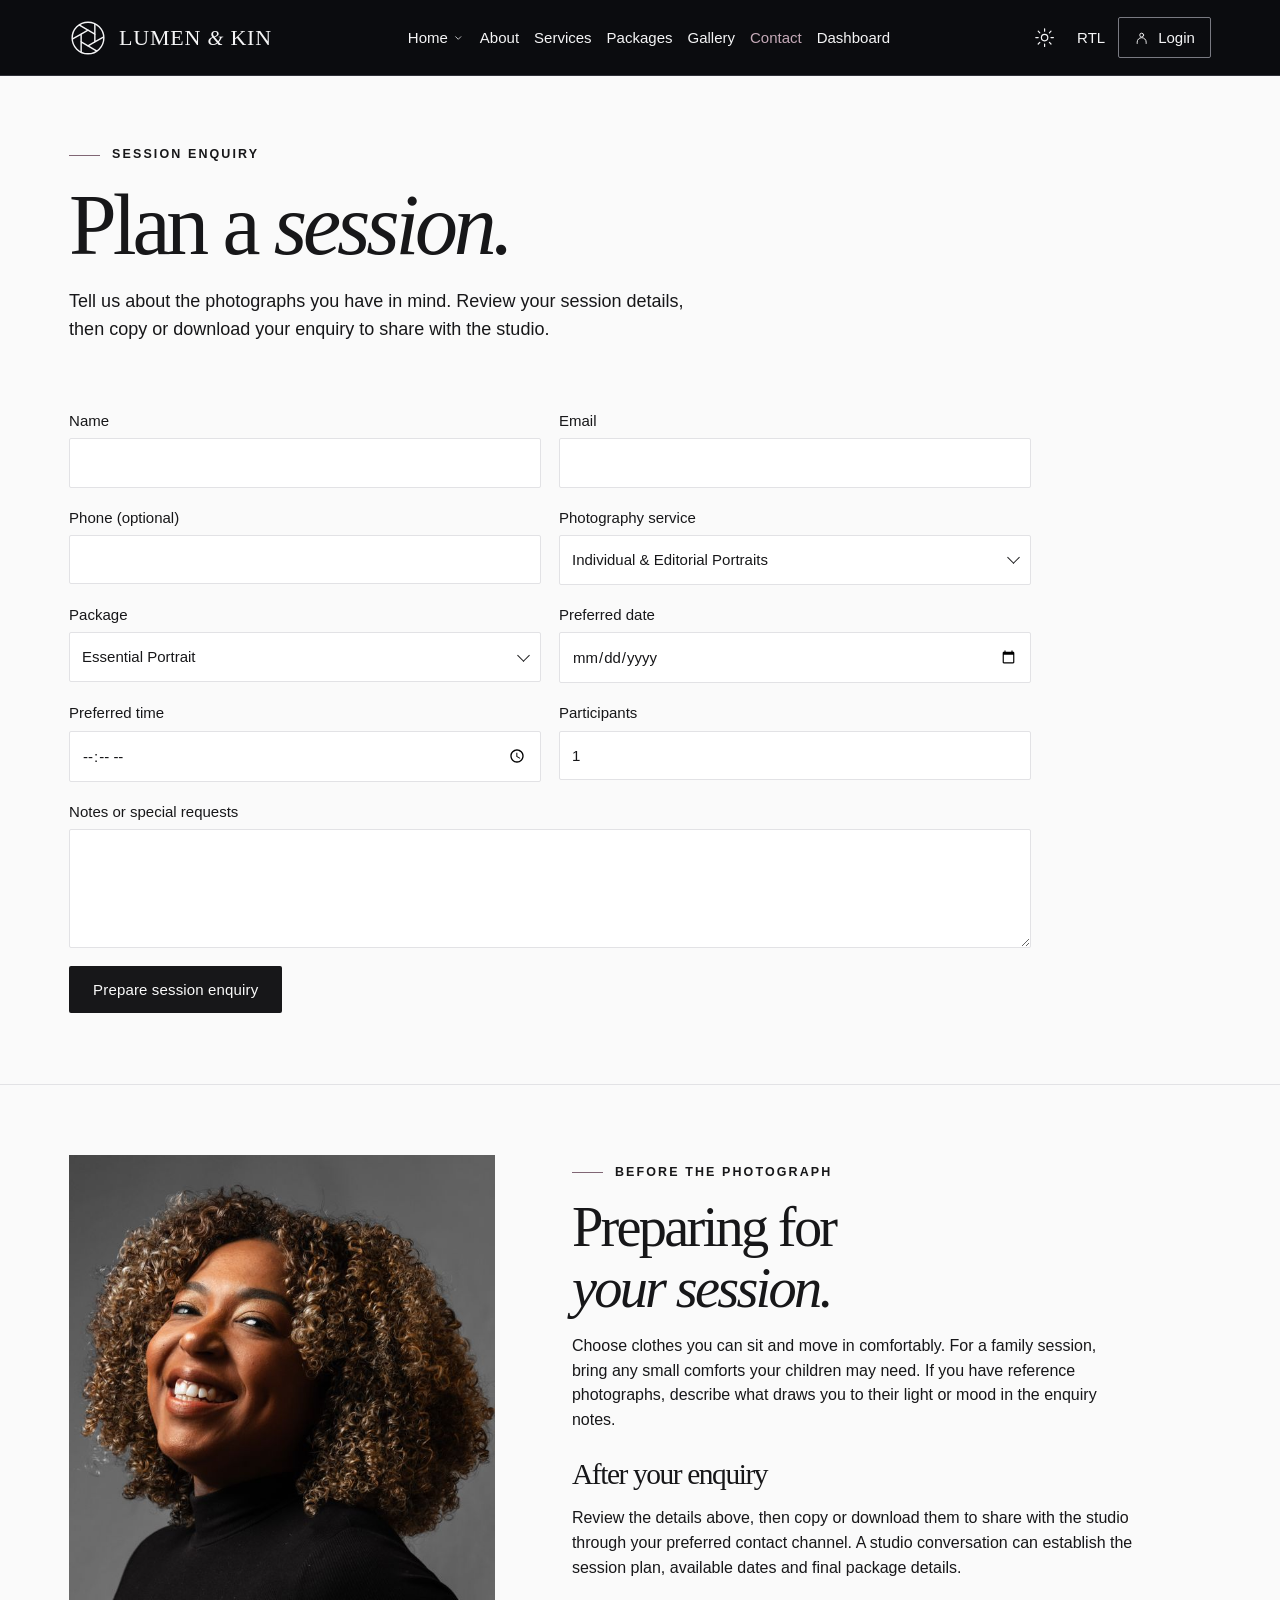
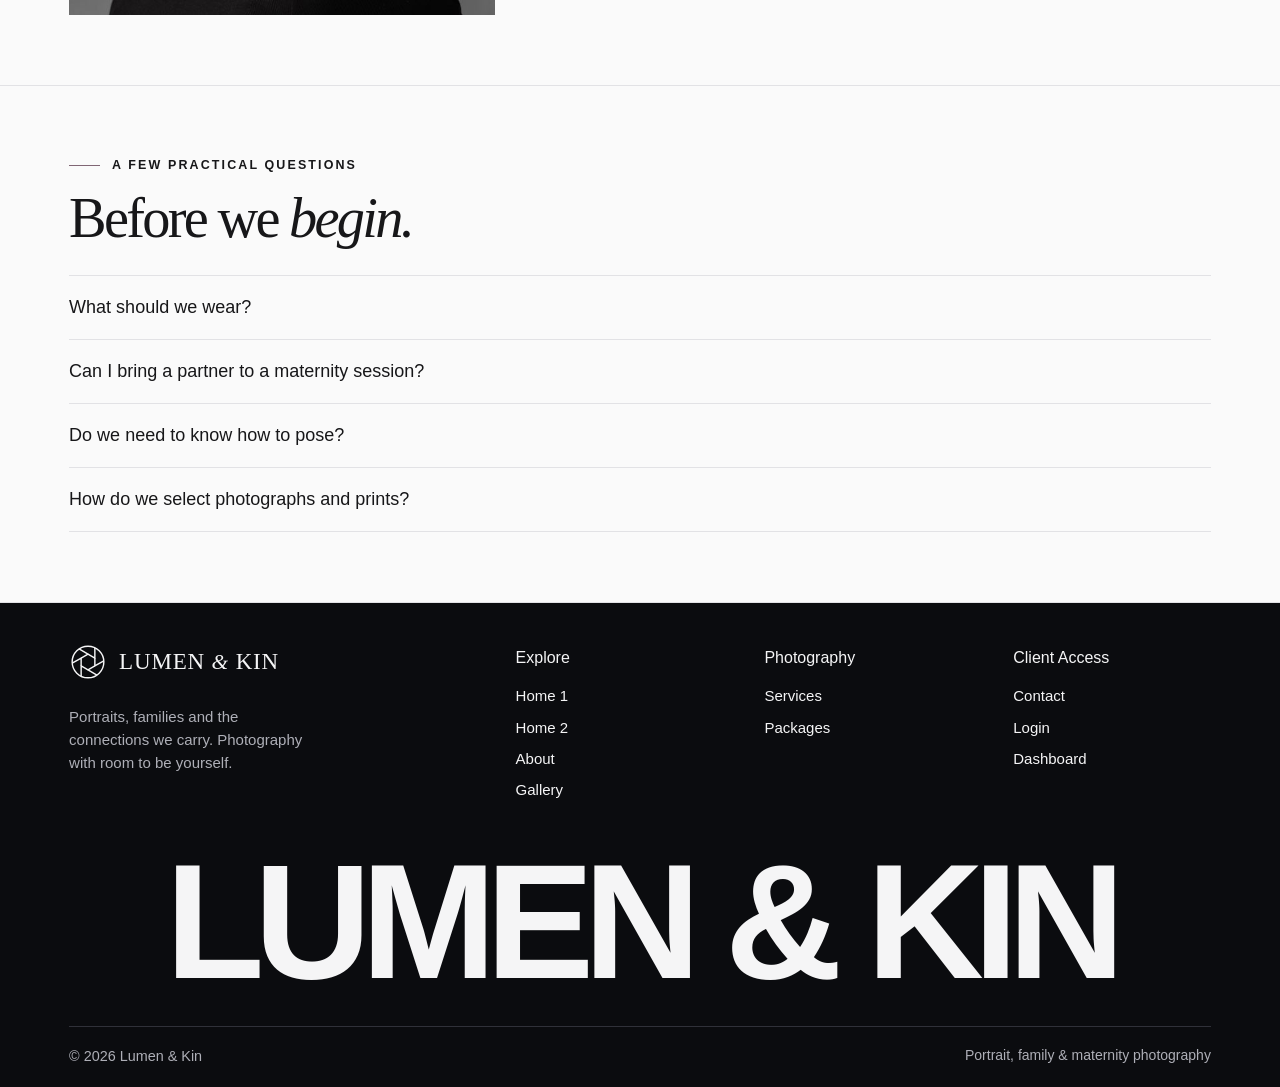
<file: pages/contact.html>
<!doctype html>
<html lang="en">
  <head>
    <meta charset="utf-8" />
    <meta name="viewport" content="width=device-width,initial-scale=1" />
    <title>Session enquiry | Lumen &amp; Kin</title>
    <meta
      name="description"
      content="Portrait, family and maternity photography at Lumen &amp; Kin."
    />
    <link rel="icon" href="../assets/icons/mark.svg?v=20261125aperture" />
    <link rel="stylesheet" href="../assets/css/style.css?v=20261125forms" />
    <link rel="stylesheet" href="../assets/css/gallery.css?v=20261124" />
    <link rel="stylesheet" href="../assets/css/inner-pages.css?v=20261124" />
    <link
      rel="stylesheet"
      href="../assets/css/refinement.css?v=20261124sharp"
    />
    <script src="../assets/js/prefs.js?v=20261124"></script>
    <link rel="stylesheet" href="../assets/css/footer.css?v=20261124" />
    <link
      rel="stylesheet"
      href="../assets/css/corrections.css?v=20261124sharp"
    />
  </head>
  <body data-page="contact">
    <header>
      <a class="brand" href="../index.html" aria-label="Lumen &amp; Kin home"
        ><svg aria-hidden="true" viewBox="0 0 48 48" fill="none">
          <use
            href="../assets/icons/brand-mark.svg?v=20261125aperture#studio-mark"
          ></use></svg
        ><span aria-hidden="true">LUMEN <i>&amp;</i> KIN</span></a
      >
      <nav>
        <details>
          <summary class="">
            Home
            <svg
              aria-hidden="true"
              viewBox="0 0 25 25"
              fill="none"
              stroke="currentColor"
              stroke-width="1.5"
              stroke-linecap="round"
              stroke-linejoin="round"
            >
              <path d="m7 10 5 5 5-5" />
            </svg>
          </summary>
          <div>
            <a class="" href="../index.html">Home 1</a
            ><a class="" href="../pages/home2.html">Home 2</a>
          </div>
        </details>
        <a class="" href="../pages/about.html">About</a
        ><a class="" href="../pages/services.html">Services</a
        ><a class="" href="../pages/packages.html">Packages</a
        ><a class="" href="../pages/gallery.html">Gallery</a
        ><a class="active" href="../pages/contact.html">Contact</a>
        <a href="../pages/dashboard.html">Dashboard</a>
      </nav>
      <div class="utilities">
        <button class="icon" data-theme aria-label="Switch theme">
          <svg
            aria-hidden="true"
            viewBox="0 0 25 25"
            fill="none"
            stroke="currentColor"
            stroke-width="1.5"
            stroke-linecap="round"
            stroke-linejoin="round"
          >
            <circle cx="12" cy="12" r="4" />
            <path
              d="M12 1v3m0 16v3M1 12h3m16 0h3M4 4l2 2m12 12 2 2M4 20l2-2M18 6l2-2"
            />
          </svg></button
        ><button class="dir" data-dir>RTL</button
        ><a class="portal" href="../pages/login.html"
          ><svg
            aria-hidden="true"
            viewBox="0 0 25 25"
            fill="none"
            stroke="currentColor"
            stroke-width="1.5"
            stroke-linecap="round"
            stroke-linejoin="round"
          >
            <circle cx="12" cy="8" r="3" />
            <path d="M5 21v-2a7 7 0 0 1 14 0v2" />
          </svg>
          Login</a
        >
      </div>
      <button class="hamb icon" aria-label="Open navigation" data-menu>
        <svg
          aria-hidden="true"
          viewBox="0 0 25 25"
          fill="none"
          stroke="currentColor"
          stroke-width="1.5"
          stroke-linecap="round"
          stroke-linejoin="round"
        >
          <path d="M3 6h18M3 12h18M3 18h18" />
        </svg>
      </button>
    </header>
    <dialog class="drawer">
      <div class="drawer-head">
        <a class="brand" href="../index.html" aria-label="Lumen &amp; Kin home"
          ><svg aria-hidden="true" viewBox="0 0 48 48" fill="none">
            <use
              href="../assets/icons/brand-mark.svg?v=20261125aperture#studio-mark"
            ></use></svg
          ><span aria-hidden="true">LUMEN <i>&amp;</i> KIN</span></a
        ><button class="icon" data-close aria-label="Close navigation">
          <svg
            aria-hidden="true"
            viewBox="0 0 25 25"
            fill="none"
            stroke="currentColor"
            stroke-width="1.5"
            stroke-linecap="round"
            stroke-linejoin="round"
          >
            <path d="m5 5 14 14M19 5 5 19" />
          </svg>
        </button>
      </div>
      <div class="drawer-links">
        <a class="" href="../index.html">Home 1</a
        ><a class="" href="../pages/home2.html">Home 2</a
        ><a class="" href="../pages/about.html">About</a
        ><a class="" href="../pages/services.html">Services</a
        ><a class="" href="../pages/packages.html">Packages</a
        ><a class="" href="../pages/gallery.html">Gallery</a
        ><a class="active" href="../pages/contact.html">Contact</a
        ><a class="" href="../pages/login.html">Login</a>
        <a href="../pages/dashboard.html">Dashboard</a>
      </div>
      <div class="tools">
        <button class="icon" data-theme aria-label="Switch theme">
          <svg
            aria-hidden="true"
            viewBox="0 0 25 25"
            fill="none"
            stroke="currentColor"
            stroke-width="1.5"
            stroke-linecap="round"
            stroke-linejoin="round"
          >
            <circle cx="12" cy="12" r="4" />
            <path
              d="M12 1v3m0 16v3M1 12h3m16 0h3M4 4l2 2m12 12 2 2M4 20l2-2M18 6l2-2"
            />
          </svg></button
        ><button class="dir" data-dir>RTL</button>
      </div>
    </dialog>
    <main>
      <section class="pagehead wrap">
        <div class="eyebrow"><b></b>SESSION ENQUIRY</div>
        <h1>Plan a <em>session.</em></h1>
        <p>
          Tell us about the photographs you have in mind. Review your session
          details, then copy or download your enquiry to share with the studio.
        </p>
      </section>
      <section class="wrap formwrap">
        <form id="enquiry">
          <div class="formgrid">
            <label>Name<input name="name" type="text" required /></label
            ><label>Email<input name="email" type="email" required /></label
            ><label>Phone (optional)<input name="phone" type="tel" /></label
            ><label
              >Photography service<select name="service">
                <option>Portraits</option>
                <option>Family</option>
                <option>Maternity</option>
              </select></label
            ><label>Package<select name="package"></select></label
            ><label
              >Preferred date<input name="date" type="date" required /></label
            ><label
              >Preferred time<input name="time" type="time" required /></label
            ><label
              >Participants<input
                name="participants"
                type="number"
                min="1"
                max="100"
                value="1"
                required
            /></label>
          </div>
          <label
            >Notes or special requests<textarea
              name="notes"
              rows="4"
            ></textarea></label
          ><button class="button">Prepare session enquiry</button>
        </form>
        <section id="review" hidden>
          <h2>Review your enquiry</h2>
          <pre></pre>
          <div class="actions">
            <button class="button" data-copy>Copy details</button
            ><button class="button outline" data-download>Download</button
            ><button class="textlink" data-edit>Edit enquiry</button>
          </div>
          <p role="status"></p>
        </section>
      </section>
      <section class="wrap enquiry-guide">
        <div class="enquiry-guide-photo">
          <img
            src="../assets/images/portraits/p-contact.jpg"
            alt="A relaxed portrait in natural light"
            class=""
            loading="lazy"
            decoding="async"
            srcset="
              ../assets/images/portraits/p-contact-small.jpg  640w,
              ../assets/images/portraits/p-contact.jpg       1400w
            "
            sizes="(max-width:740px) 100vw, 50vw"
            width="1400"
            height="2101"
          />
        </div>
        <div>
          <div class="eyebrow"><b></b>BEFORE THE PHOTOGRAPH</div>
          <h2>Preparing for<br /><em>your session.</em></h2>
          <p>
            Choose clothes you can sit and move in comfortably. For a family
            session, bring any small comforts your children may need. If you
            have reference photographs, describe what draws you to their light
            or mood in the enquiry notes.
          </p>
          <h3>After your enquiry</h3>
          <p>
            Review the details above, then copy or download them to share with
            the studio through your preferred contact channel. A studio
            conversation can establish the session plan, available dates and
            final package details.
          </p>
        </div>
      </section>
      <section class="wrap photo-faq">
        <div class="eyebrow"><b></b>A FEW PRACTICAL QUESTIONS</div>
        <h2>Before we <em>begin.</em></h2>
        <details>
          <summary>What should we wear?</summary>
          <p>
            Choose comfortable clothing and textures that photograph well
            together. Simple tones keep attention on your faces. Bring a second
            look if it fits your selected session.
          </p>
        </details>
        <details>
          <summary>Can I bring a partner to a maternity session?</summary>
          <p>
            Yes, partner-inclusive photographs are part of the maternity
            approach. Include the number of participants and any preferred
            pairings in your enquiry.
          </p>
        </details>
        <details>
          <summary>Do we need to know how to pose?</summary>
          <p>
            We can guide posture, hand position and where to look. You can also
            share any movements or poses you would prefer to avoid.
          </p>
        </details>
        <details>
          <summary>How do we select photographs and prints?</summary>
          <p>
            View photographs in the client portal and save your favorites.
            Prepare a print request by choosing an image, size, finish and
            quantity. Contact the studio to confirm your print order.
          </p>
        </details>
      </section>
    </main>
    <footer class="site-footer">
      <div class="footer-columns">
        <div class="footer-studio">
          <a
            class="brand"
            href="../index.html"
            aria-label="Lumen &amp; Kin home"
            ><svg aria-hidden="true" viewBox="0 0 48 48" fill="none">
              <use
                href="../assets/icons/brand-mark.svg?v=20261125aperture#studio-mark"
              ></use></svg
            ><span aria-hidden="true">LUMEN <i>&amp;</i> KIN</span></a
          >
          <p>
            Portraits, families and the connections we carry. Photography with
            room to be yourself.
          </p>
        </div>
        <div>
          <h2>Explore</h2>
          <nav>
            <a href="../index.html">Home 1</a
            ><a href="../pages/home2.html">Home 2</a
            ><a href="../pages/about.html">About</a
            ><a href="../pages/gallery.html">Gallery</a>
          </nav>
        </div>
        <div>
          <h2>Photography</h2>
          <nav>
            <a href="../pages/services.html">Services</a
            ><a href="../pages/packages.html">Packages</a>
          </nav>
        </div>
        <div>
          <h2>Client Access</h2>
          <nav>
            <a href="../pages/contact.html">Contact</a
            ><a href="../pages/login.html">Login</a
            ><a href="../pages/dashboard.html">Dashboard</a>
          </nav>
        </div>
      </div>
      <div class="footer-wordmark" aria-hidden="true">LUMEN &amp; KIN</div>
      <div class="copyright">
        <small>© <span data-year>2026</span> Lumen &amp; Kin</small
        ><span>Portrait, family &amp; maternity photography</span>
      </div>
    </footer>
    <button class="back icon" aria-label="Back to top">
      <svg
        aria-hidden="true"
        viewBox="0 0 25 25"
        fill="none"
        stroke="currentColor"
        stroke-width="1.5"
        stroke-linecap="round"
        stroke-linejoin="round"
      >
        <path d="m6 14 6-6 6 6" />
      </svg>
    </button>
    <dialog id="viewer">
      <div class="viewerbar">
        <span></span
        ><button class="icon" data-close aria-label="Close viewer">
          <svg
            aria-hidden="true"
            viewBox="0 0 25 25"
            fill="none"
            stroke="currentColor"
            stroke-width="1.5"
            stroke-linecap="round"
            stroke-linejoin="round"
          >
            <path d="m5 5 14 14M19 5 5 19" />
          </svg>
        </button>
      </div>
      <img alt="" />
      <div class="viewerbar">
        <button class="round" data-viewer="-1" aria-label="Previous photograph">
          <svg
            aria-hidden="true"
            viewBox="0 0 25 25"
            fill="none"
            stroke="currentColor"
            stroke-width="1.5"
            stroke-linecap="round"
            stroke-linejoin="round"
          >
            <path d="m14 6-6 6 6 6" />
          </svg></button
        ><button class="textlink" data-viewfav hidden></button
        ><button class="round" data-viewer="1" aria-label="Next photograph">
          <svg
            aria-hidden="true"
            viewBox="0 0 25 25"
            fill="none"
            stroke="currentColor"
            stroke-width="1.5"
            stroke-linecap="round"
            stroke-linejoin="round"
          >
            <path d="m10 6 6 6-6 6" />
          </svg>
        </button>
      </div>
    </dialog>
    <script defer src="../assets/js/site-config.js?v=20261124sharp"></script>
    <script defer src="../assets/js/catalog.js?v=20261124"></script>
    <script defer src="../assets/js/main.js?v=20261124"></script>
    <script defer src="../assets/js/gallery.js?v=20261124sharp"></script>
    <script defer src="../assets/js/booking.js?v=20261124"></script>
    <script defer src="../assets/js/form-controls.js?v=20261125forms"></script>
  </body>
</html>
</file>
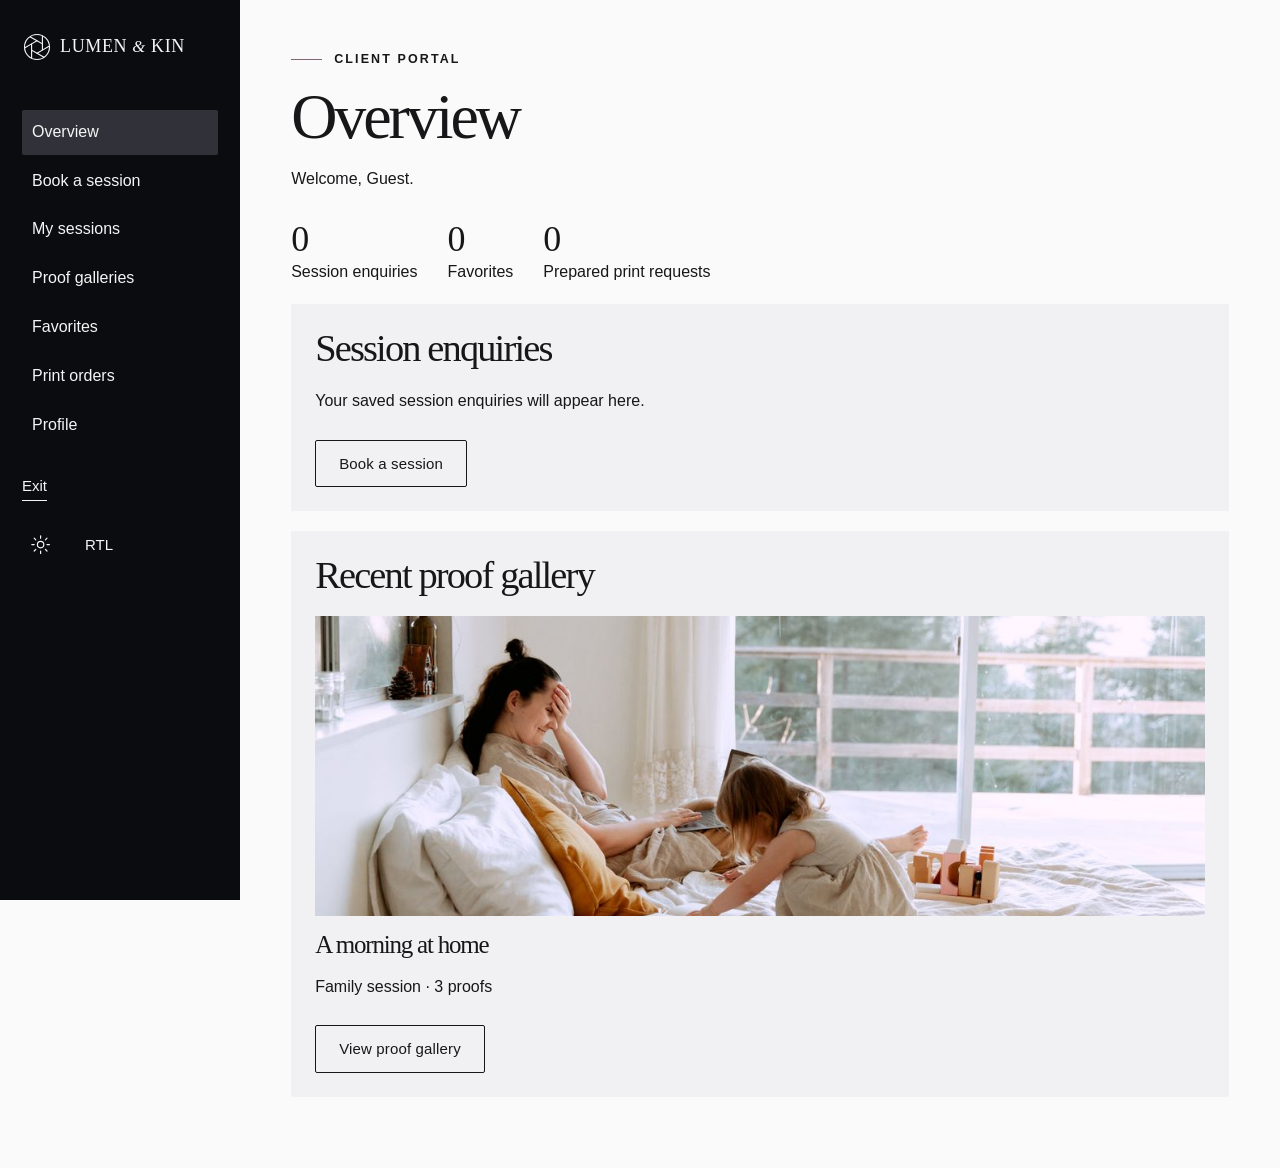
<file: pages/dashboard.html>
<!doctype html>
<html lang="en">
  <head>
    <meta charset="utf-8" />
    <meta name="viewport" content="width=device-width,initial-scale=1" />
    <title>Client dashboard | Lumen &amp; Kin</title>
    <meta
      name="description"
      content="Portrait, family and maternity photography at Lumen &amp; Kin."
    />
    <link rel="icon" href="../assets/icons/mark.svg?v=20261125aperture" />
    <link rel="stylesheet" href="../assets/css/style.css?v=20261125forms" />
    <link rel="stylesheet" href="../assets/css/gallery.css?v=20261124" />
    <link rel="stylesheet" href="../assets/css/dashboard.css?v=20261124logo" />
    <link
      rel="stylesheet"
      href="../assets/css/refinement.css?v=20261124sharp"
    />
    <script src="../assets/js/prefs.js?v=20261124"></script>
  </head>
  <body data-page="dashboard">
    <div class="dash">
      <aside>
        <a class="brand" href="../index.html" aria-label="Lumen &amp; Kin home"
          ><svg aria-hidden="true" viewBox="0 0 48 48" fill="none">
            <use
              href="../assets/icons/brand-mark.svg?v=20261125aperture#studio-mark"
            ></use></svg
          ><span aria-hidden="true">LUMEN <i>&amp;</i> KIN</span></a
        >
        <nav>
          <a href="#overview">Overview</a><a href="#book">Book a session</a
          ><a href="#sessions">My sessions</a
          ><a href="#proofs">Proof galleries</a
          ><a href="#favorites">Favorites</a><a href="#prints">Print orders</a
          ><a href="#profile">Profile</a>
        </nav>
        <a class="textlink" href="../index.html">Exit</a>
        <div class="tools">
          <button class="icon" data-theme aria-label="Switch theme">
            <svg
              aria-hidden="true"
              viewBox="0 0 25 25"
              fill="none"
              stroke="currentColor"
              stroke-width="1.5"
              stroke-linecap="round"
              stroke-linejoin="round"
            >
              <circle cx="12" cy="12" r="4" />
              <path
                d="M12 1v3m0 16v3M1 12h3m16 0h3M4 4l2 2m12 12 2 2M4 20l2-2M18 6l2-2"
              />
            </svg></button
          ><button class="dir" data-dir>RTL</button>
        </div>
      </aside>
      <header>
        <a class="brand" href="../index.html" aria-label="Lumen &amp; Kin home"
          ><svg aria-hidden="true" viewBox="0 0 48 48" fill="none">
            <use
              href="../assets/icons/brand-mark.svg?v=20261125aperture#studio-mark"
            ></use></svg
          ><span aria-hidden="true">LUMEN <i>&amp;</i> KIN</span></a
        ><button class="icon" data-menu aria-label="Open dashboard navigation">
          <svg
            aria-hidden="true"
            viewBox="0 0 25 25"
            fill="none"
            stroke="currentColor"
            stroke-width="1.5"
            stroke-linecap="round"
            stroke-linejoin="round"
          >
            <path d="M3 6h18M3 12h18M3 18h18" />
          </svg>
        </button>
      </header>
      <dialog class="drawer">
        <div class="drawer-head">
          <a
            class="brand"
            href="../index.html"
            aria-label="Lumen &amp; Kin home"
            ><svg aria-hidden="true" viewBox="0 0 48 48" fill="none">
              <use
                href="../assets/icons/brand-mark.svg?v=20261125aperture#studio-mark"
              ></use></svg
            ><span aria-hidden="true">LUMEN <i>&amp;</i> KIN</span></a
          ><button class="icon" data-close aria-label="Close navigation">
            <svg
              aria-hidden="true"
              viewBox="0 0 25 25"
              fill="none"
              stroke="currentColor"
              stroke-width="1.5"
              stroke-linecap="round"
              stroke-linejoin="round"
            >
              <path d="m5 5 14 14M19 5 5 19" />
            </svg>
          </button>
        </div>
        <nav class="drawer-links">
          <a href="#overview">Overview</a><a href="#book">Book a session</a
          ><a href="#sessions">My sessions</a
          ><a href="#proofs">Proof galleries</a
          ><a href="#favorites">Favorites</a><a href="#prints">Print orders</a
          ><a href="#profile">Profile</a>
        </nav>
        <a class="textlink" href="../index.html">Exit</a>
        <div class="tools">
          <button class="icon" data-theme aria-label="Switch theme">
            <svg
              aria-hidden="true"
              viewBox="0 0 25 25"
              fill="none"
              stroke="currentColor"
              stroke-width="1.5"
              stroke-linecap="round"
              stroke-linejoin="round"
            >
              <circle cx="12" cy="12" r="4" />
              <path
                d="M12 1v3m0 16v3M1 12h3m16 0h3M4 4l2 2m12 12 2 2M4 20l2-2M18 6l2-2"
              />
            </svg></button
          ><button class="dir" data-dir>RTL</button>
        </div>
      </dialog>
      <main id="dashboard">
        <noscript>Enable JavaScript to access your client portal.</noscript>
      </main>
    </div>
    <dialog id="viewer">
      <div class="viewerbar">
        <span></span
        ><button class="icon" data-close aria-label="Close viewer">
          <svg
            aria-hidden="true"
            viewBox="0 0 25 25"
            fill="none"
            stroke="currentColor"
            stroke-width="1.5"
            stroke-linecap="round"
            stroke-linejoin="round"
          >
            <path d="m5 5 14 14M19 5 5 19" />
          </svg>
        </button>
      </div>
      <img alt="" />
      <div class="viewerbar">
        <button class="round" data-viewer="-1" aria-label="Previous photograph">
          <svg
            aria-hidden="true"
            viewBox="0 0 25 25"
            fill="none"
            stroke="currentColor"
            stroke-width="1.5"
            stroke-linecap="round"
            stroke-linejoin="round"
          >
            <path d="m14 6-6 6 6 6" />
          </svg></button
        ><button class="textlink" data-viewfav hidden></button
        ><button class="round" data-viewer="1" aria-label="Next photograph">
          <svg
            aria-hidden="true"
            viewBox="0 0 25 25"
            fill="none"
            stroke="currentColor"
            stroke-width="1.5"
            stroke-linecap="round"
            stroke-linejoin="round"
          >
            <path d="m10 6 6 6-6 6" />
          </svg>
        </button>
      </div>
    </dialog>
    <script defer src="../assets/js/site-config.js?v=20261124sharp"></script>
    <script defer src="../assets/js/catalog.js?v=20261124"></script>
    <script defer src="../assets/js/main.js?v=20261124"></script>
    <script defer src="../assets/js/gallery.js?v=20261124sharp"></script>
    <script defer src="../assets/js/booking.js?v=20261124"></script>
    <script defer src="../assets/js/print-orders.js?v=20261124sharp"></script>
    <script defer src="../assets/js/dashboard.js?v=20261125content"></script>
    <script defer src="../assets/js/form-controls.js?v=20261125forms"></script>
  </body>
</html>
</file>
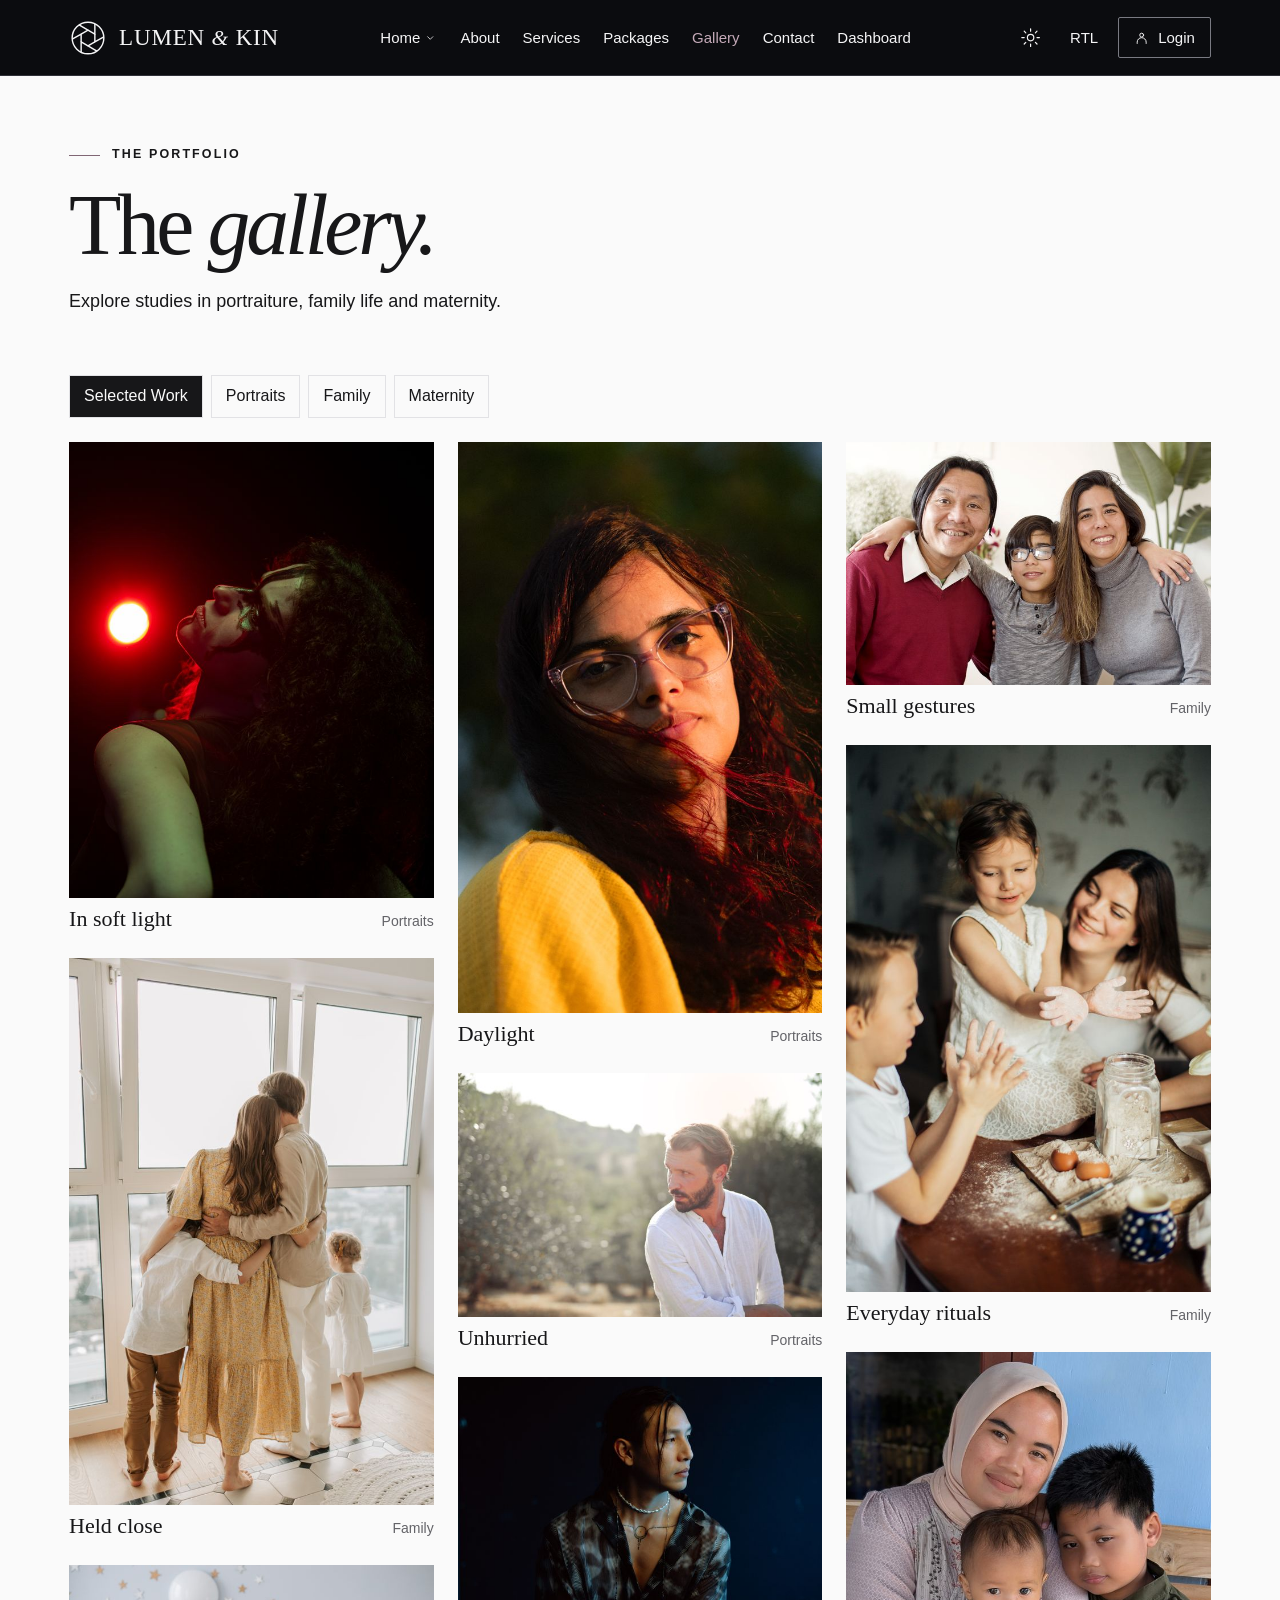
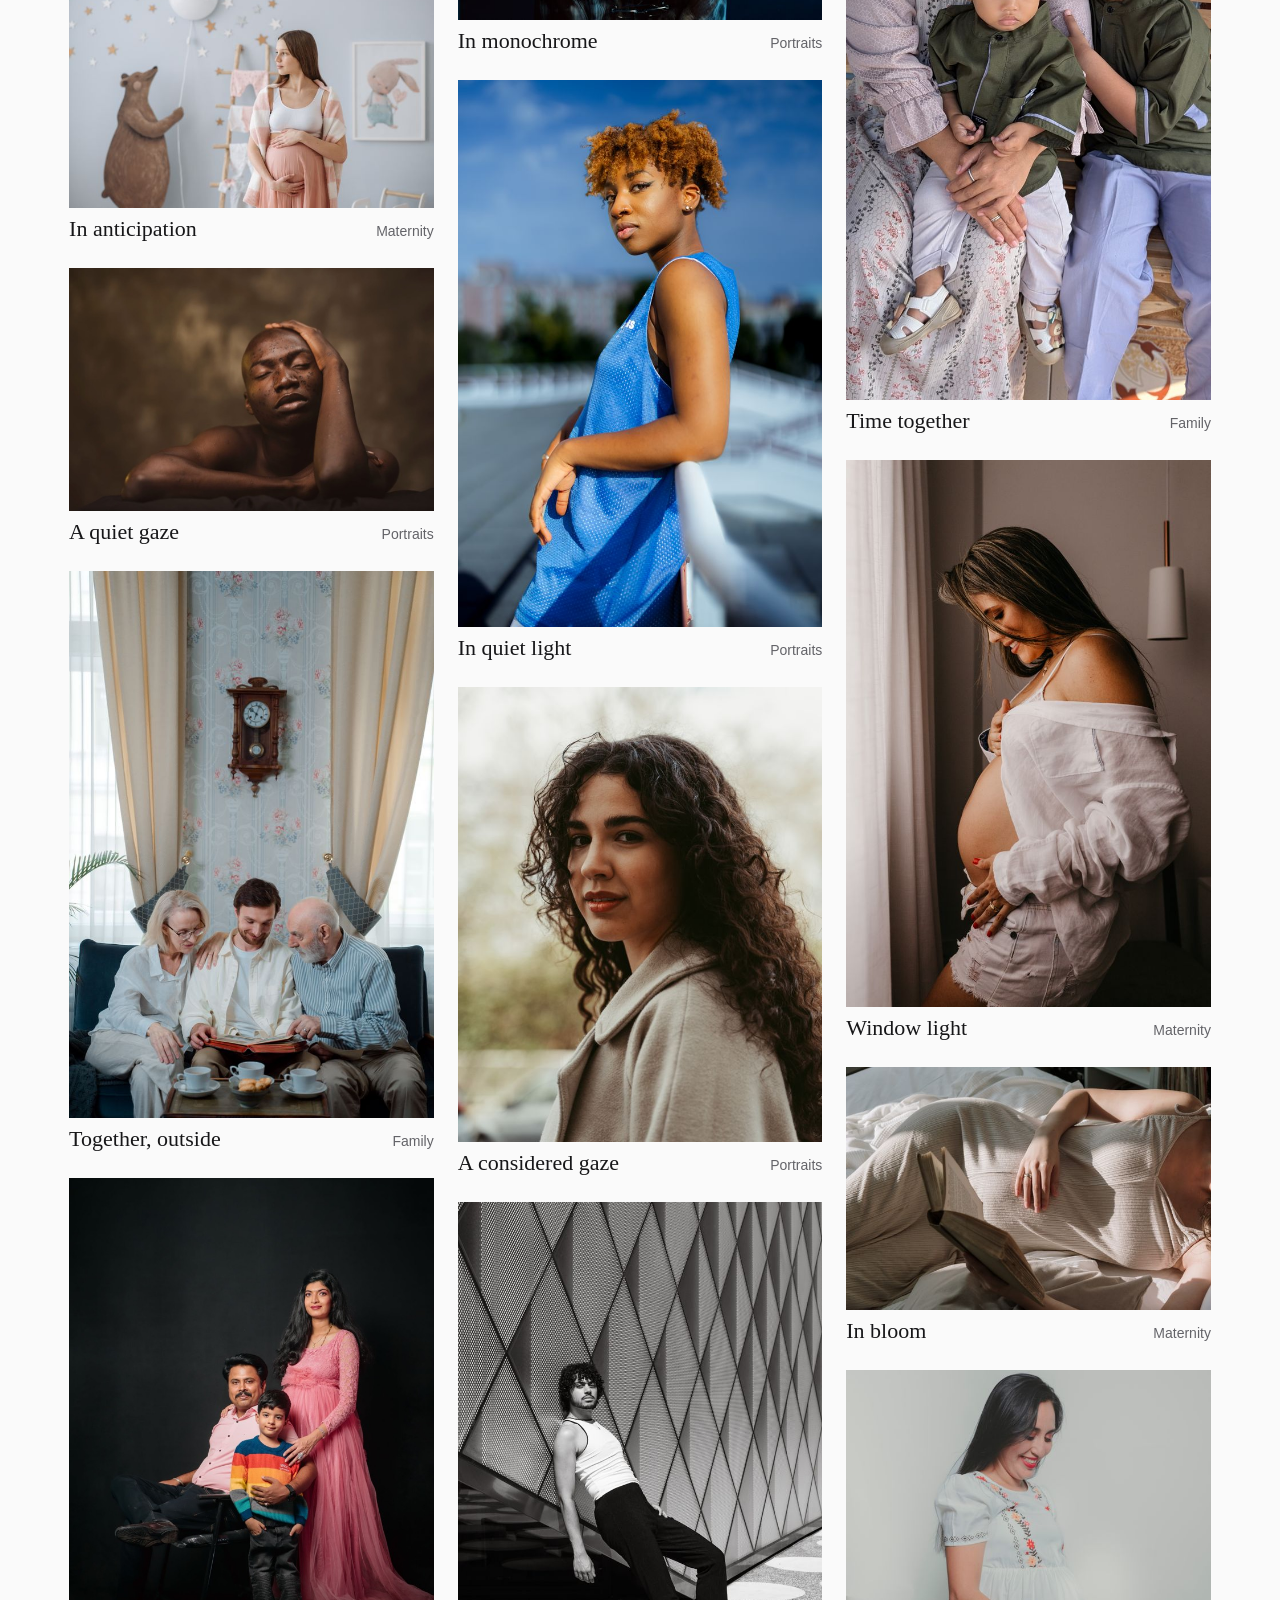
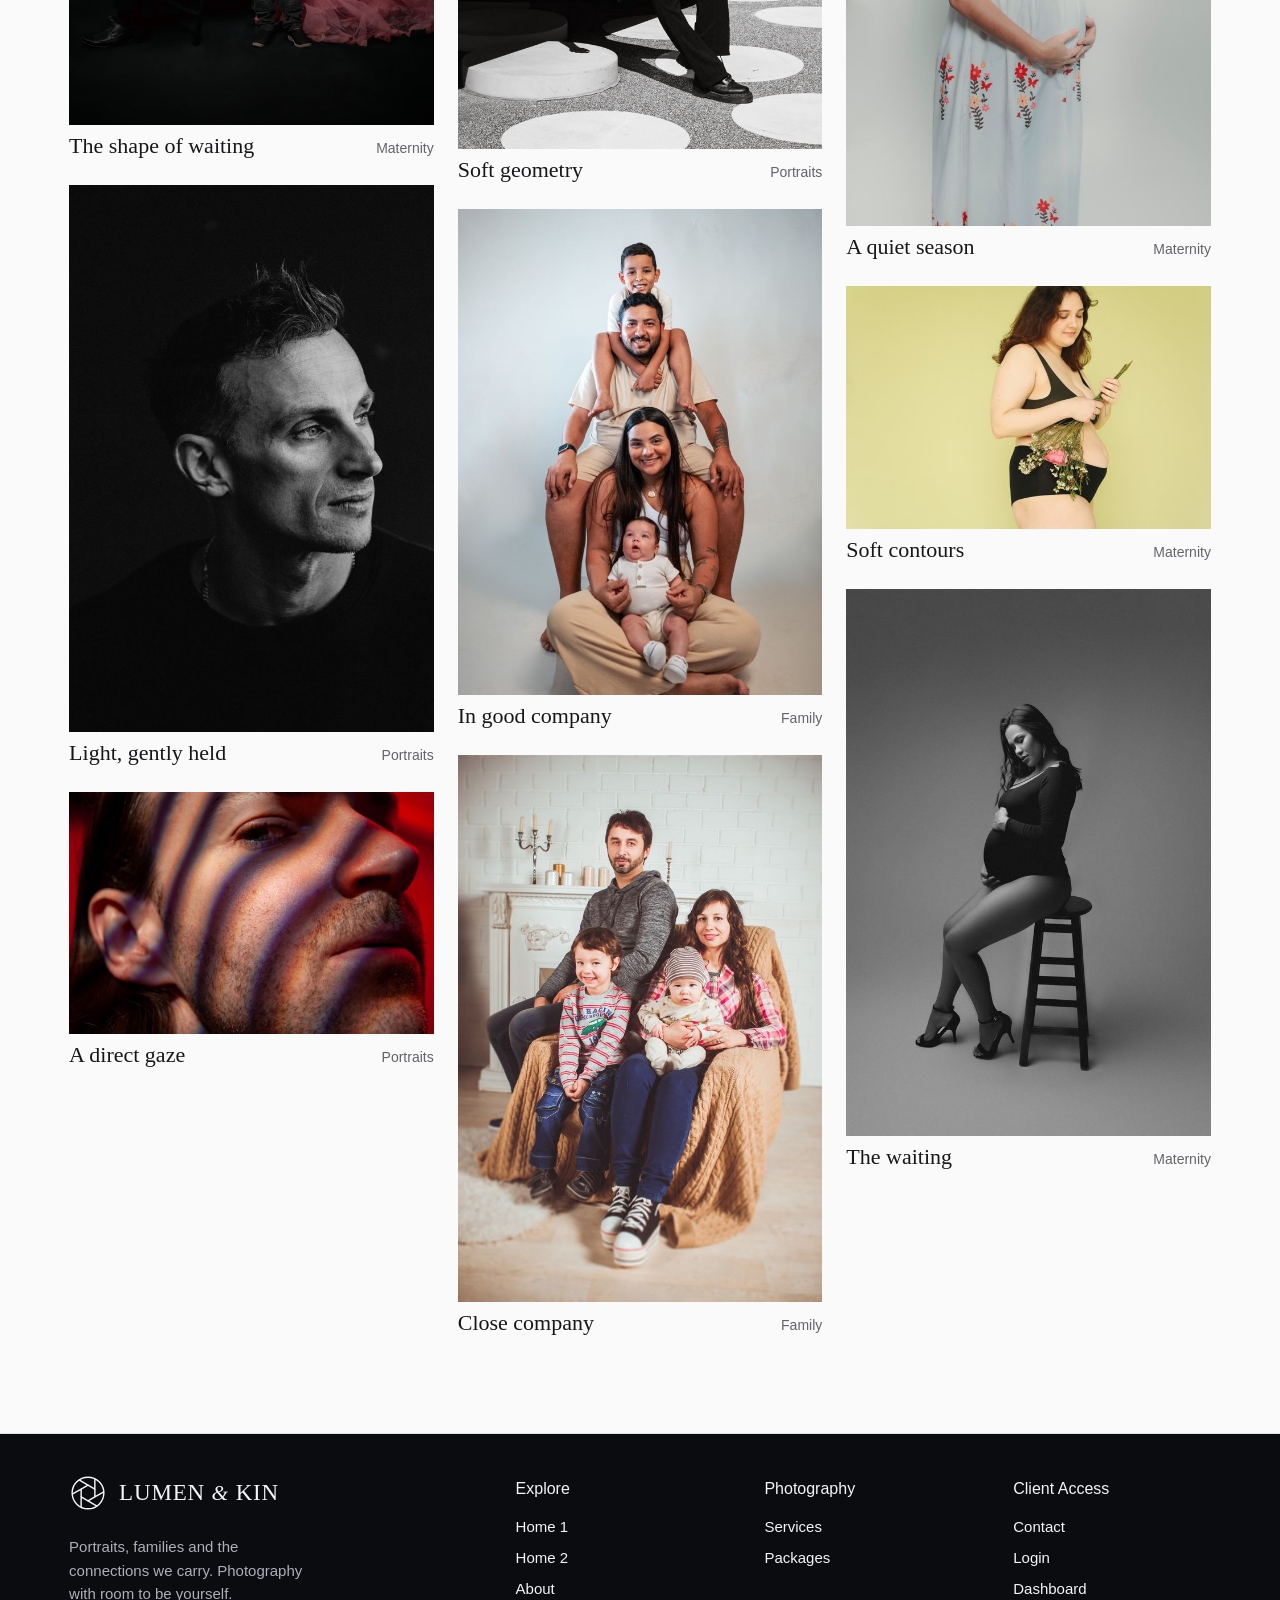
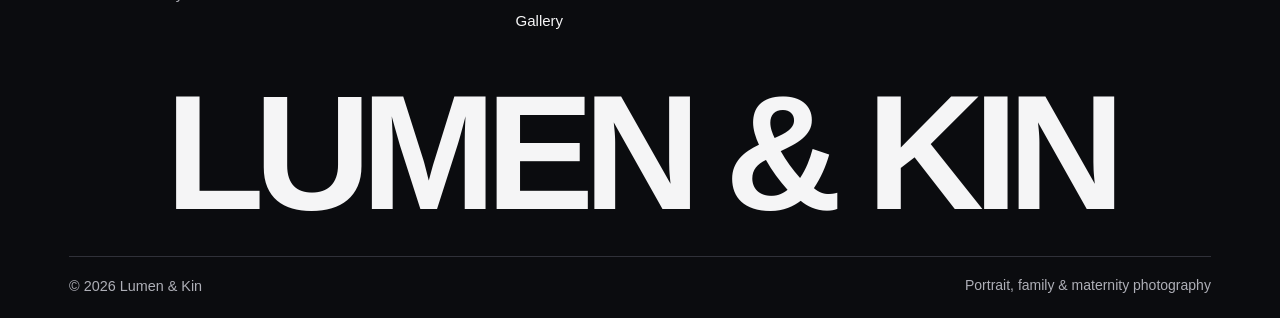
<file: pages/gallery.html>
<!doctype html>
<html lang="en">
  <head>
    <meta charset="utf-8" />
    <meta name="viewport" content="width=device-width,initial-scale=1" />
    <title>Gallery | Lumen &amp; Kin</title>
    <meta
      name="description"
      content="Portrait, family and maternity photography at Lumen &amp; Kin."
    />
    <link rel="icon" href="../assets/icons/mark.svg?v=20261125aperture" />
    <link rel="stylesheet" href="../assets/css/style.css?v=20261125forms" />
    <link rel="stylesheet" href="../assets/css/gallery.css?v=20261124" />
    <link
      rel="stylesheet"
      href="../assets/css/refinement.css?v=20261124sharp"
    />
    <script src="../assets/js/prefs.js?v=20261124"></script>
    <link rel="stylesheet" href="../assets/css/footer.css?v=20261124" />
  </head>
  <body data-page="gallery">
    <header>
      <a class="brand" href="../index.html" aria-label="Lumen &amp; Kin home"
        ><svg aria-hidden="true" viewBox="0 0 48 48" fill="none">
          <use
            href="../assets/icons/brand-mark.svg?v=20261125aperture#studio-mark"
          ></use></svg
        ><span aria-hidden="true">LUMEN <i>&amp;</i> KIN</span></a
      >
      <nav>
        <details>
          <summary class="">
            Home
            <svg
              aria-hidden="true"
              viewBox="0 0 25 25"
              fill="none"
              stroke="currentColor"
              stroke-width="1.5"
              stroke-linecap="round"
              stroke-linejoin="round"
            >
              <path d="m7 10 5 5 5-5" />
            </svg>
          </summary>
          <div>
            <a class="" href="../index.html">Home 1</a
            ><a class="" href="../pages/home2.html">Home 2</a>
          </div>
        </details>
        <a class="" href="../pages/about.html">About</a
        ><a class="" href="../pages/services.html">Services</a
        ><a class="" href="../pages/packages.html">Packages</a
        ><a class="active" href="../pages/gallery.html">Gallery</a
        ><a class="" href="../pages/contact.html">Contact</a>
        <a href="../pages/dashboard.html">Dashboard</a>
      </nav>
      <div class="utilities">
        <button class="icon" data-theme aria-label="Switch theme">
          <svg
            aria-hidden="true"
            viewBox="0 0 25 25"
            fill="none"
            stroke="currentColor"
            stroke-width="1.5"
            stroke-linecap="round"
            stroke-linejoin="round"
          >
            <circle cx="12" cy="12" r="4" />
            <path
              d="M12 1v3m0 16v3M1 12h3m16 0h3M4 4l2 2m12 12 2 2M4 20l2-2M18 6l2-2"
            />
          </svg></button
        ><button class="dir" data-dir>RTL</button
        ><a class="portal" href="../pages/login.html"
          ><svg
            aria-hidden="true"
            viewBox="0 0 25 25"
            fill="none"
            stroke="currentColor"
            stroke-width="1.5"
            stroke-linecap="round"
            stroke-linejoin="round"
          >
            <circle cx="12" cy="8" r="3" />
            <path d="M5 21v-2a7 7 0 0 1 14 0v2" />
          </svg>
          Login</a
        >
      </div>
      <button class="hamb icon" aria-label="Open navigation" data-menu>
        <svg
          aria-hidden="true"
          viewBox="0 0 25 25"
          fill="none"
          stroke="currentColor"
          stroke-width="1.5"
          stroke-linecap="round"
          stroke-linejoin="round"
        >
          <path d="M3 6h18M3 12h18M3 18h18" />
        </svg>
      </button>
    </header>
    <dialog class="drawer">
      <div class="drawer-head">
        <a class="brand" href="../index.html" aria-label="Lumen &amp; Kin home"
          ><svg aria-hidden="true" viewBox="0 0 48 48" fill="none">
            <use
              href="../assets/icons/brand-mark.svg?v=20261125aperture#studio-mark"
            ></use></svg
          ><span aria-hidden="true">LUMEN <i>&amp;</i> KIN</span></a
        ><button class="icon" data-close aria-label="Close navigation">
          <svg
            aria-hidden="true"
            viewBox="0 0 25 25"
            fill="none"
            stroke="currentColor"
            stroke-width="1.5"
            stroke-linecap="round"
            stroke-linejoin="round"
          >
            <path d="m5 5 14 14M19 5 5 19" />
          </svg>
        </button>
      </div>
      <div class="drawer-links">
        <a class="" href="../index.html">Home 1</a
        ><a class="" href="../pages/home2.html">Home 2</a
        ><a class="" href="../pages/about.html">About</a
        ><a class="" href="../pages/services.html">Services</a
        ><a class="" href="../pages/packages.html">Packages</a
        ><a class="active" href="../pages/gallery.html">Gallery</a
        ><a class="" href="../pages/contact.html">Contact</a
        ><a class="" href="../pages/login.html">Login</a>
        <a href="../pages/dashboard.html">Dashboard</a>
      </div>
      <div class="tools">
        <button class="icon" data-theme aria-label="Switch theme">
          <svg
            aria-hidden="true"
            viewBox="0 0 25 25"
            fill="none"
            stroke="currentColor"
            stroke-width="1.5"
            stroke-linecap="round"
            stroke-linejoin="round"
          >
            <circle cx="12" cy="12" r="4" />
            <path
              d="M12 1v3m0 16v3M1 12h3m16 0h3M4 4l2 2m12 12 2 2M4 20l2-2M18 6l2-2"
            />
          </svg></button
        ><button class="dir" data-dir>RTL</button>
      </div>
    </dialog>
    <main>
      <section class="pagehead wrap">
        <div class="eyebrow"><b></b>THE PORTFOLIO</div>
        <h1>The <em>gallery.</em></h1>
        <p>Explore studies in portraiture, family life and maternity.</p>
      </section>
      <section class="wrap">
        <div class="filters">
          <button data-filter="Selected Work">Selected Work</button
          ><button data-filter="Portraits">Portraits</button
          ><button data-filter="Family">Family</button
          ><button data-filter="Maternity">Maternity</button>
        </div>
        <div class="gallery-grid">
          <button
            data-photo
            data-category="Portraits"
            data-title="In soft light"
          >
            <img
              src="../assets/images/refined/r-portrait13.jpg"
              alt="Curated editorial portrait"
              class=""
              loading="eager"
              decoding="async"
              srcset="
                ../assets/images/refined/r-portrait13-small.jpg  640w,
                ../assets/images/refined/r-portrait13.jpg       1600w
              "
              sizes="(max-width:740px) 100vw, 50vw"
              width="1600"
              height="2000"
            /><span>In soft light <small>Portraits</small></span></button
          ><button data-photo data-category="Family" data-title="Held close">
            <img
              src="../assets/images/refined/r-family09.jpg"
              alt="Curated family photograph"
              class=""
              loading="lazy"
              decoding="async"
              srcset="
                ../assets/images/refined/r-family09-small.jpg  640w,
                ../assets/images/refined/r-family09.jpg       1600w
              "
              sizes="(max-width:740px) 100vw, 50vw"
              width="1600"
              height="2400"
            /><span>Held close <small>Family</small></span></button
          ><button
            data-photo
            data-category="Maternity"
            data-title="In anticipation"
          >
            <img
              src="../assets/images/refined/r-maternity05.jpg"
              alt="Curated maternity photograph"
              class=""
              loading="lazy"
              decoding="async"
              srcset="
                ../assets/images/refined/r-maternity05-small.jpg  640w,
                ../assets/images/refined/r-maternity05.jpg       1600w,
                ../assets/images/refined/r-maternity05-large.jpg 2400w
              "
              sizes="(max-width:740px) 100vw, 50vw"
              width="1600"
              height="1068"
            /><span>In anticipation <small>Maternity</small></span></button
          ><button
            data-photo
            data-category="Portraits"
            data-title="A quiet gaze"
          >
            <img
              src="../assets/images/portraits/portrait-2.jpg"
              alt="Curated editorial portrait"
              class=""
              loading="lazy"
              decoding="async"
              srcset="
                ../assets/images/portraits/portrait-2-small.jpg  640w,
                ../assets/images/portraits/portrait-2.jpg       1100w,
                ../assets/images/portraits/portrait-2-large.jpg 2400w
              "
              sizes="(max-width:740px) 100vw, 50vw"
              width="1100"
              height="734"
            /><span>A quiet gaze <small>Portraits</small></span></button
          ><button
            data-photo
            data-category="Family"
            data-title="Together, outside"
          >
            <img
              src="../assets/images/refined/r-family07.jpg"
              alt="Curated family photograph"
              class=""
              loading="lazy"
              decoding="async"
              srcset="
                ../assets/images/refined/r-family07-small.jpg  640w,
                ../assets/images/refined/r-family07.jpg       1600w
              "
              sizes="(max-width:740px) 100vw, 50vw"
              width="1600"
              height="2400"
            /><span>Together, outside <small>Family</small></span></button
          ><button
            data-photo
            data-category="Maternity"
            data-title="The shape of waiting"
          >
            <img
              src="../assets/images/maternity/maternity-2.jpg"
              alt="Curated maternity photograph"
              class=""
              loading="lazy"
              decoding="async"
              srcset="
                ../assets/images/maternity/maternity-2-small.jpg  640w,
                ../assets/images/maternity/maternity-2.jpg       1100w,
                ../assets/images/maternity/maternity-2-large.jpg 2400w
              "
              sizes="(max-width:740px) 100vw, 50vw"
              width="1100"
              height="1650"
            /><span>The shape of waiting <small>Maternity</small></span>
          </button>
          <button
            data-photo
            data-category="Portraits"
            data-title="Light, gently held"
          >
            <img
              src="../assets/images/refined/r-portrait17.jpg"
              alt="Curated editorial portrait"
              class=""
              loading="lazy"
              decoding="async"
              srcset="
                ../assets/images/refined/r-portrait17-small.jpg  640w,
                ../assets/images/refined/r-portrait17.jpg       1600w
              "
              sizes="(max-width:740px) 100vw, 50vw"
              width="1600"
              height="2400"
            /><span>Light, gently held<small>Portraits</small></span></button
          ><button
            data-photo
            data-category="Portraits"
            data-title="A direct gaze"
          >
            <img
              src="../assets/images/refined/r-portrait19.jpg"
              alt="Curated editorial portrait"
              class=""
              loading="lazy"
              decoding="async"
              srcset="
                ../assets/images/refined/r-portrait19-small.jpg  640w,
                ../assets/images/refined/r-portrait19.jpg       1600w,
                ../assets/images/refined/r-portrait19-large.jpg 2400w
              "
              sizes="(max-width:740px) 100vw, 50vw"
              width="1600"
              height="1065"
            /><span>A direct gaze<small>Portraits</small></span></button
          ><button data-photo data-category="Portraits" data-title="Daylight">
            <img
              src="../assets/images/portraits/p-sun.jpg"
              alt="Curated editorial portrait"
              class=""
              loading="lazy"
              decoding="async"
              srcset="
                ../assets/images/portraits/p-sun-small.jpg  640w,
                ../assets/images/portraits/p-sun.jpg       1400w
              "
              sizes="(max-width:740px) 100vw, 50vw"
              width="1400"
              height="2194"
            /><span>Daylight<small>Portraits</small></span></button
          ><button data-photo data-category="Portraits" data-title="Unhurried">
            <img
              src="../assets/images/portraits/p-man.jpg"
              alt="Curated editorial portrait"
              class=""
              loading="lazy"
              decoding="async"
              srcset="
                ../assets/images/portraits/p-man-small.jpg  640w,
                ../assets/images/portraits/p-man.jpg       1400w,
                ../assets/images/portraits/p-man-large.jpg 2400w
              "
              sizes="(max-width:740px) 100vw, 50vw"
              width="1400"
              height="933"
            /><span>Unhurried<small>Portraits</small></span></button
          ><button
            data-photo
            data-category="Portraits"
            data-title="In monochrome"
          >
            <img
              src="../assets/images/refined/r-portrait20.jpg"
              alt="Curated editorial portrait"
              class=""
              loading="lazy"
              decoding="async"
              srcset="
                ../assets/images/refined/r-portrait20-small.jpg  640w,
                ../assets/images/refined/r-portrait20.jpg       1600w,
                ../assets/images/refined/r-portrait20-large.jpg 2400w
              "
              sizes="(max-width:740px) 100vw, 50vw"
              width="1600"
              height="1067"
            /><span>In monochrome<small>Portraits</small></span></button
          ><button
            data-photo
            data-category="Portraits"
            data-title="In quiet light"
          >
            <img
              src="../assets/images/refined/r-portrait14.jpg"
              alt="Curated editorial portrait"
              class=""
              loading="lazy"
              decoding="async"
              srcset="
                ../assets/images/refined/r-portrait14-small.jpg  640w,
                ../assets/images/refined/r-portrait14.jpg       1600w
              "
              sizes="(max-width:740px) 100vw, 50vw"
              width="1600"
              height="2400"
            /><span>In quiet light<small>Portraits</small></span></button
          ><button
            data-photo
            data-category="Portraits"
            data-title="A considered gaze"
          >
            <img
              src="../assets/images/refined/r-portrait15.jpg"
              alt="Curated editorial portrait"
              class=""
              loading="lazy"
              decoding="async"
              srcset="
                ../assets/images/refined/r-portrait15-small.jpg  640w,
                ../assets/images/refined/r-portrait15.jpg       1600w
              "
              sizes="(max-width:740px) 100vw, 50vw"
              width="1600"
              height="2000"
            /><span>A considered gaze<small>Portraits</small></span></button
          ><button
            data-photo
            data-category="Portraits"
            data-title="Soft geometry"
          >
            <img
              src="../assets/images/refined/r-portrait16.jpg"
              alt="Curated editorial portrait"
              class=""
              loading="lazy"
              decoding="async"
              srcset="
                ../assets/images/refined/r-portrait16-small.jpg  640w,
                ../assets/images/refined/r-portrait16.jpg       1600w
              "
              sizes="(max-width:740px) 100vw, 50vw"
              width="1600"
              height="2400"
            /><span>Soft geometry<small>Portraits</small></span></button
          ><button
            data-photo
            data-category="Family"
            data-title="In good company"
          >
            <img
              src="../assets/images/family/f-home.jpg"
              alt="Curated family photograph"
              class=""
              loading="lazy"
              decoding="async"
              srcset="
                ../assets/images/family/f-home-small.jpg  640w,
                ../assets/images/family/f-home.jpg       1400w,
                ../assets/images/family/f-home-large.jpg 2400w
              "
              sizes="(max-width:740px) 100vw, 50vw"
              width="1400"
              height="1866"
            /><span>In good company<small>Family</small></span></button
          ><button data-photo data-category="Family" data-title="Close company">
            <img
              src="../assets/images/family/f-couch.jpg"
              alt="Curated family photograph"
              class=""
              loading="lazy"
              decoding="async"
              srcset="
                ../assets/images/family/f-couch-small.jpg  640w,
                ../assets/images/family/f-couch.jpg       1400w
              "
              sizes="(max-width:740px) 100vw, 50vw"
              width="1400"
              height="2100"
            /><span>Close company<small>Family</small></span></button
          ><button
            data-photo
            data-category="Family"
            data-title="Small gestures"
          >
            <img
              src="../assets/images/family/f-close.jpg"
              alt="Curated family photograph"
              class=""
              loading="lazy"
              decoding="async"
              srcset="
                ../assets/images/family/f-close-small.jpg  640w,
                ../assets/images/family/f-close.jpg       1400w,
                ../assets/images/family/f-close-large.jpg 2400w
              "
              sizes="(max-width:740px) 100vw, 50vw"
              width="1400"
              height="933"
            /><span>Small gestures<small>Family</small></span></button
          ><button
            data-photo
            data-category="Family"
            data-title="Everyday rituals"
          >
            <img
              src="../assets/images/refined/r-family06.jpg"
              alt="Curated family photograph"
              class=""
              loading="lazy"
              decoding="async"
              srcset="
                ../assets/images/refined/r-family06-small.jpg  640w,
                ../assets/images/refined/r-family06.jpg       1600w
              "
              sizes="(max-width:740px) 100vw, 50vw"
              width="1600"
              height="2400"
            /><span>Everyday rituals<small>Family</small></span></button
          ><button data-photo data-category="Family" data-title="Time together">
            <img
              src="../assets/images/family/f-bench.jpg"
              alt="Curated family photograph"
              class=""
              loading="lazy"
              decoding="async"
              srcset="
                ../assets/images/family/f-bench-small.jpg  640w,
                ../assets/images/family/f-bench.jpg       1400w
              "
              sizes="(max-width:740px) 100vw, 50vw"
              width="1400"
              height="2489"
            /><span>Time together<small>Family</small></span></button
          ><button
            data-photo
            data-category="Maternity"
            data-title="Window light"
          >
            <img
              src="../assets/images/maternity/m-window.jpg"
              alt="Curated maternity photograph"
              class=""
              loading="lazy"
              decoding="async"
              srcset="
                ../assets/images/maternity/m-window-small.jpg  640w,
                ../assets/images/maternity/m-window.jpg       1400w
              "
              sizes="(max-width:740px) 100vw, 50vw"
              width="1400"
              height="2100"
            /><span>Window light<small>Maternity</small></span></button
          ><button data-photo data-category="Maternity" data-title="In bloom">
            <img
              src="../assets/images/refined/r-maternity06.jpg"
              alt="Curated maternity photograph"
              class=""
              loading="lazy"
              decoding="async"
              srcset="
                ../assets/images/refined/r-maternity06-small.jpg  640w,
                ../assets/images/refined/r-maternity06.jpg       1600w,
                ../assets/images/refined/r-maternity06-large.jpg 2400w
              "
              sizes="(max-width:740px) 100vw, 50vw"
              width="1600"
              height="1067"
            /><span>In bloom<small>Maternity</small></span></button
          ><button
            data-photo
            data-category="Maternity"
            data-title="A quiet season"
          >
            <img
              src="../assets/images/maternity/m-dress.jpg"
              alt="Curated maternity photograph"
              class=""
              loading="lazy"
              decoding="async"
              srcset="
                ../assets/images/maternity/m-dress-small.jpg  640w,
                ../assets/images/maternity/m-dress.jpg       1400w,
                ../assets/images/maternity/m-dress-large.jpg 2400w
              "
              sizes="(max-width:740px) 100vw, 50vw"
              width="1400"
              height="1750"
            /><span>A quiet season<small>Maternity</small></span></button
          ><button
            data-photo
            data-category="Maternity"
            data-title="Soft contours"
          >
            <img
              src="../assets/images/refined/r-maternity04.jpg"
              alt="Curated maternity photograph"
              class=""
              loading="lazy"
              decoding="async"
              srcset="
                ../assets/images/refined/r-maternity04-small.jpg  640w,
                ../assets/images/refined/r-maternity04.jpg       1600w,
                ../assets/images/refined/r-maternity04-large.jpg 2400w
              "
              sizes="(max-width:740px) 100vw, 50vw"
              width="1600"
              height="1067"
            /><span>Soft contours<small>Maternity</small></span></button
          ><button
            data-photo
            data-category="Maternity"
            data-title="The waiting"
          >
            <img
              src="../assets/images/refined/r-maternity08.jpg"
              alt="Curated maternity photograph"
              class=""
              loading="lazy"
              decoding="async"
              srcset="
                ../assets/images/refined/r-maternity08-small.jpg  640w,
                ../assets/images/refined/r-maternity08.jpg       1600w
              "
              sizes="(max-width:740px) 100vw, 50vw"
              width="1600"
              height="2400"
            /><span>The waiting<small>Maternity</small></span>
          </button>
        </div>
      </section>
    </main>
    <footer class="site-footer">
      <div class="footer-columns">
        <div class="footer-studio">
          <a
            class="brand"
            href="../index.html"
            aria-label="Lumen &amp; Kin home"
            ><svg aria-hidden="true" viewBox="0 0 48 48" fill="none">
              <use
                href="../assets/icons/brand-mark.svg?v=20261125aperture#studio-mark"
              ></use></svg
            ><span aria-hidden="true">LUMEN <i>&amp;</i> KIN</span></a
          >
          <p>
            Portraits, families and the connections we carry. Photography with
            room to be yourself.
          </p>
        </div>
        <div>
          <h2>Explore</h2>
          <nav>
            <a href="../index.html">Home 1</a
            ><a href="../pages/home2.html">Home 2</a
            ><a href="../pages/about.html">About</a
            ><a href="../pages/gallery.html">Gallery</a>
          </nav>
        </div>
        <div>
          <h2>Photography</h2>
          <nav>
            <a href="../pages/services.html">Services</a
            ><a href="../pages/packages.html">Packages</a>
          </nav>
        </div>
        <div>
          <h2>Client Access</h2>
          <nav>
            <a href="../pages/contact.html">Contact</a
            ><a href="../pages/login.html">Login</a
            ><a href="../pages/dashboard.html">Dashboard</a>
          </nav>
        </div>
      </div>
      <div class="footer-wordmark" aria-hidden="true">LUMEN &amp; KIN</div>
      <div class="copyright">
        <small>© <span data-year>2026</span> Lumen &amp; Kin</small
        ><span>Portrait, family &amp; maternity photography</span>
      </div>
    </footer>
    <button class="back icon" aria-label="Back to top">
      <svg
        aria-hidden="true"
        viewBox="0 0 25 25"
        fill="none"
        stroke="currentColor"
        stroke-width="1.5"
        stroke-linecap="round"
        stroke-linejoin="round"
      >
        <path d="m6 14 6-6 6 6" />
      </svg>
    </button>
    <dialog id="viewer">
      <div class="viewerbar">
        <span></span
        ><button class="icon" data-close aria-label="Close viewer">
          <svg
            aria-hidden="true"
            viewBox="0 0 25 25"
            fill="none"
            stroke="currentColor"
            stroke-width="1.5"
            stroke-linecap="round"
            stroke-linejoin="round"
          >
            <path d="m5 5 14 14M19 5 5 19" />
          </svg>
        </button>
      </div>
      <img alt="" />
      <div class="viewerbar">
        <button class="round" data-viewer="-1" aria-label="Previous photograph">
          <svg
            aria-hidden="true"
            viewBox="0 0 25 25"
            fill="none"
            stroke="currentColor"
            stroke-width="1.5"
            stroke-linecap="round"
            stroke-linejoin="round"
          >
            <path d="m14 6-6 6 6 6" />
          </svg></button
        ><button class="textlink" data-viewfav hidden></button
        ><button class="round" data-viewer="1" aria-label="Next photograph">
          <svg
            aria-hidden="true"
            viewBox="0 0 25 25"
            fill="none"
            stroke="currentColor"
            stroke-width="1.5"
            stroke-linecap="round"
            stroke-linejoin="round"
          >
            <path d="m10 6 6 6-6 6" />
          </svg>
        </button>
      </div>
    </dialog>
    <script defer src="../assets/js/site-config.js?v=20261124sharp"></script>
    <script defer src="../assets/js/catalog.js?v=20261124"></script>
    <script defer src="../assets/js/main.js?v=20261124"></script>
    <script defer src="../assets/js/gallery.js?v=20261124sharp"></script>
    <script defer src="../assets/js/form-controls.js?v=20261125forms"></script>
  </body>
</html>
</file>
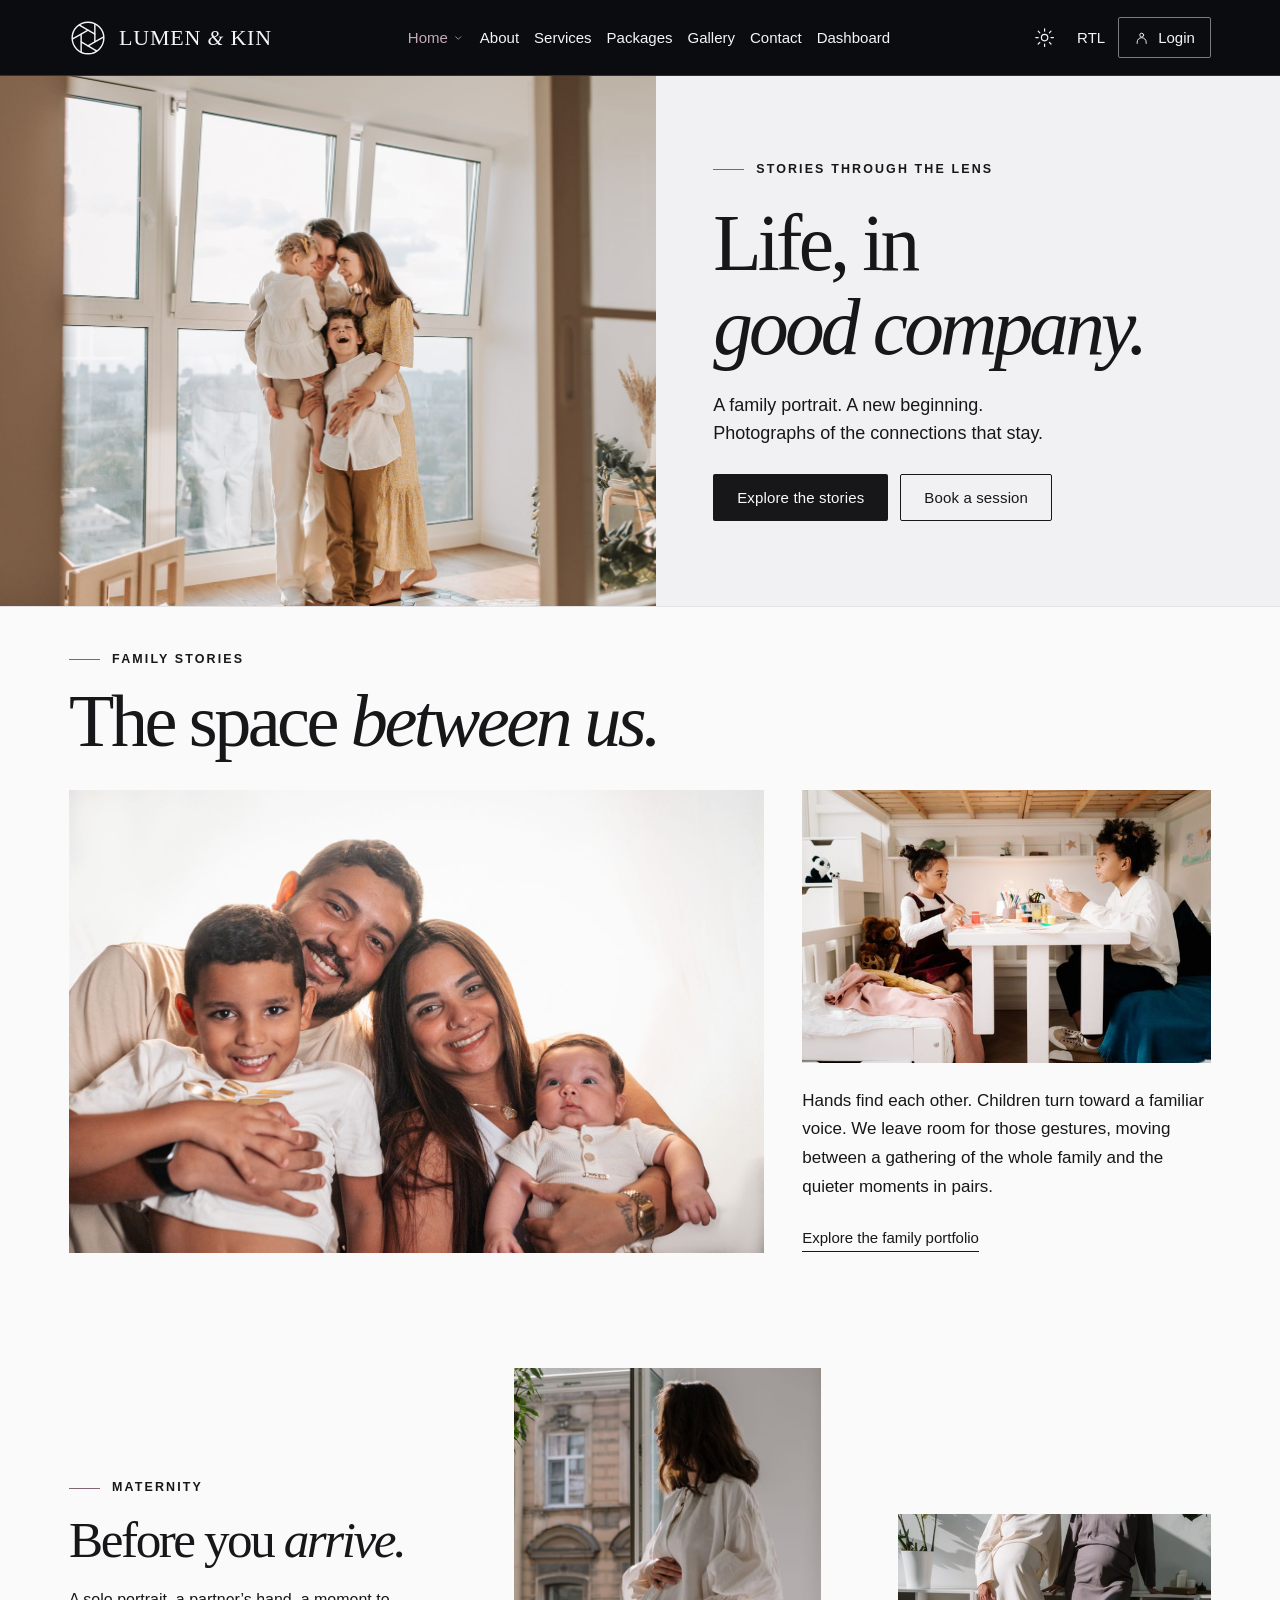
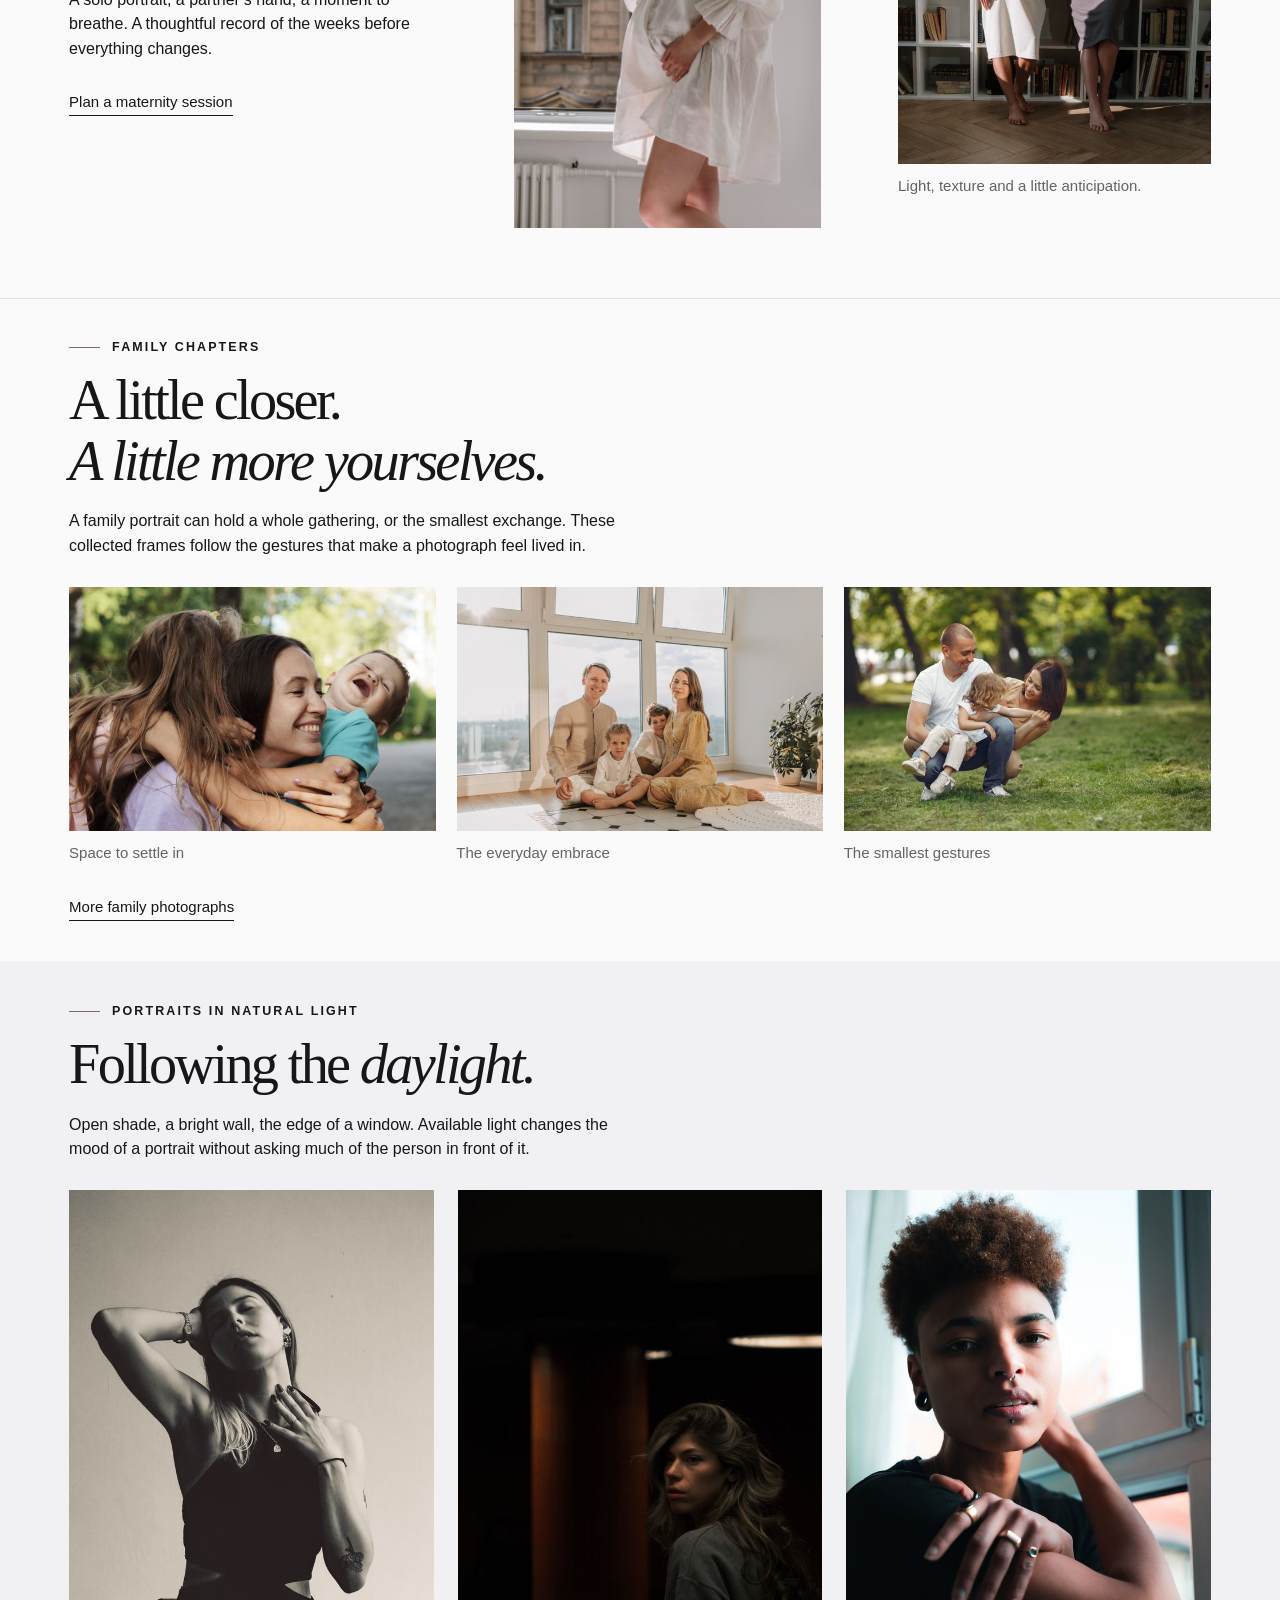
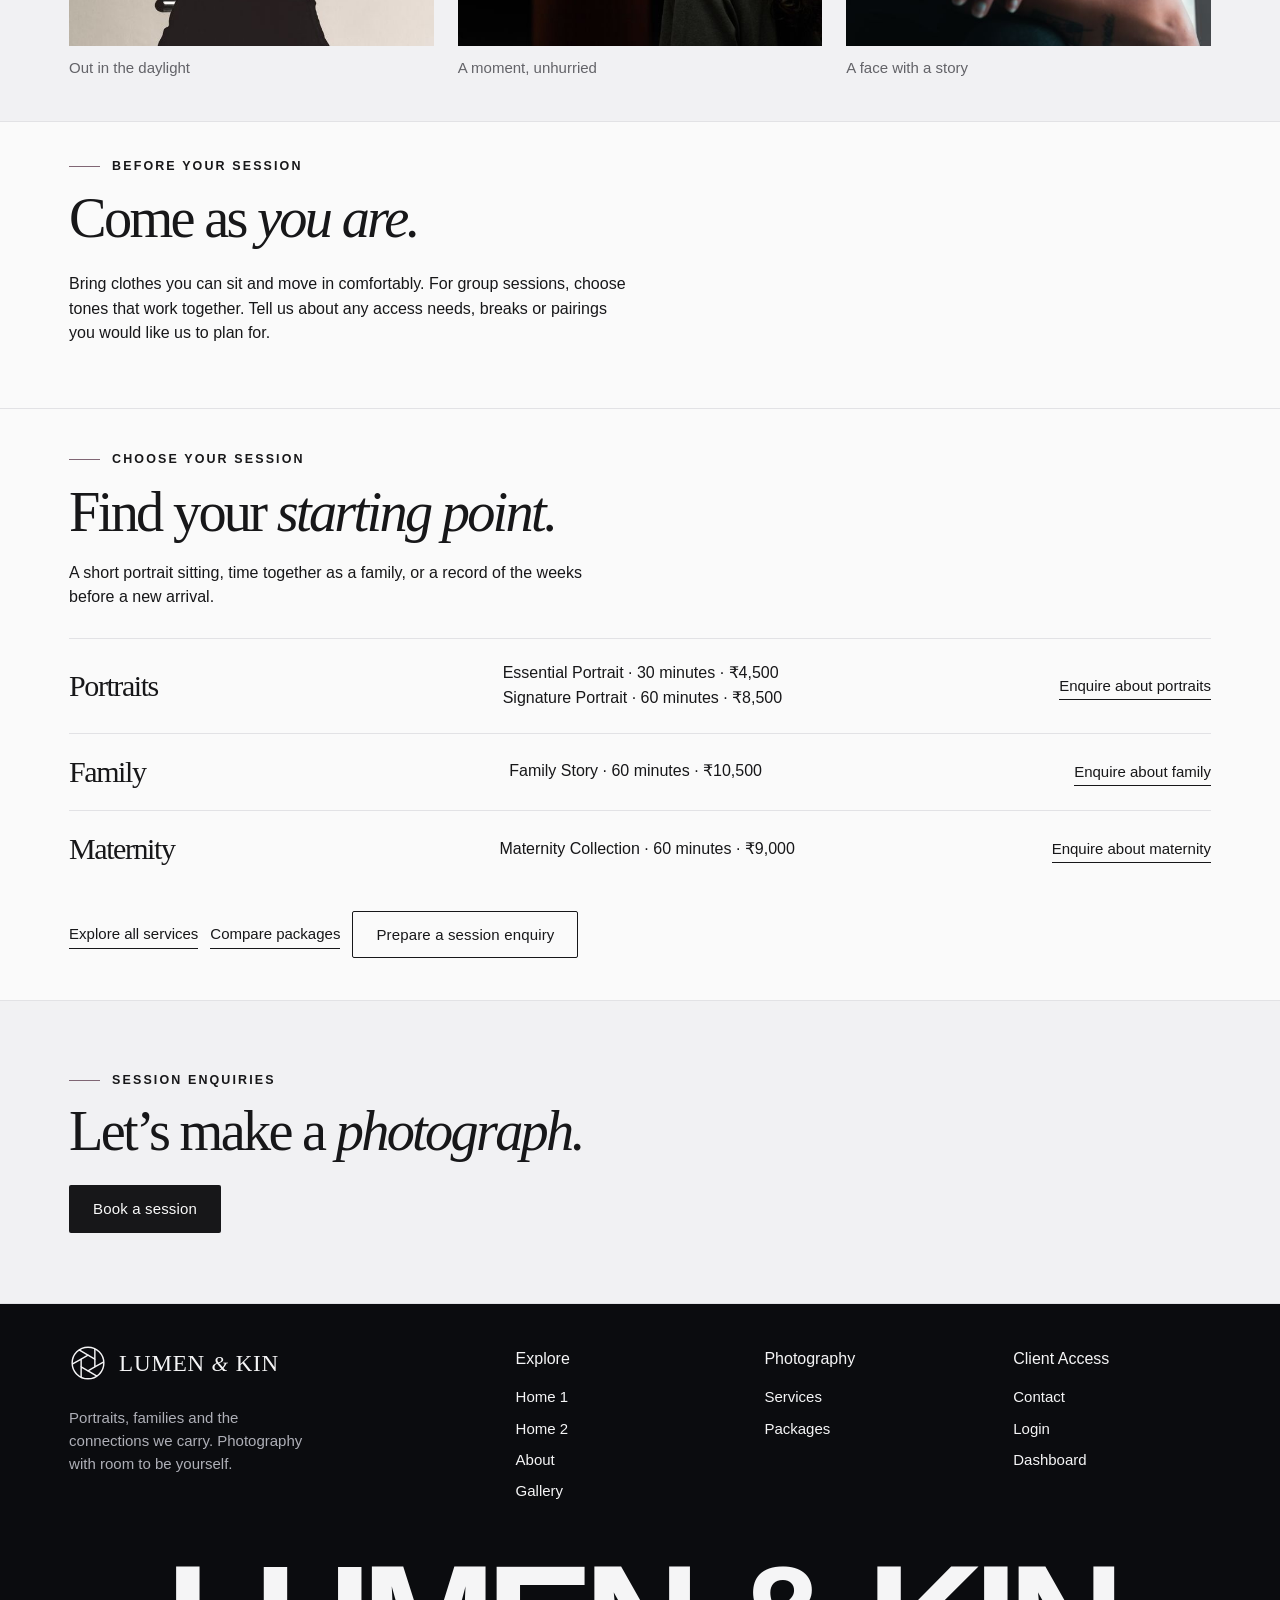
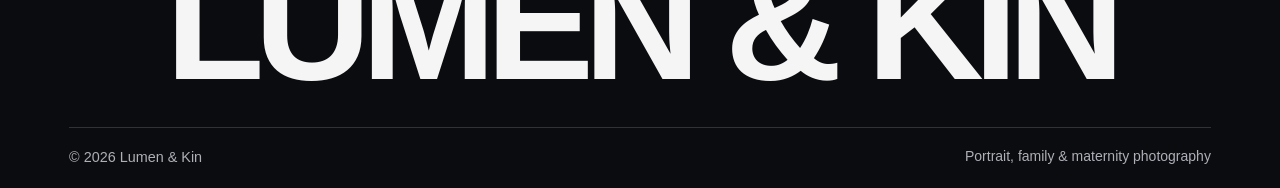
<file: pages/home2.html>
<!doctype html>
<html lang="en">
  <head>
    <meta charset="utf-8" />
    <meta name="viewport" content="width=device-width,initial-scale=1" />
    <title>Stories through the lens | Lumen &amp; Kin</title>
    <meta
      name="description"
      content="Portrait, family and maternity photography at Lumen &amp; Kin."
    />
    <link rel="icon" href="../assets/icons/mark.svg?v=20261125aperture" />
    <link rel="stylesheet" href="../assets/css/style.css?v=20261125forms" />
    <link rel="stylesheet" href="../assets/css/homepages.css?v=20261124sharp" />
    <link rel="stylesheet" href="../assets/css/gallery.css?v=20261124" />
    <link
      rel="stylesheet"
      href="../assets/css/refinement.css?v=20261125fullwidth"
    />
    <script src="../assets/js/prefs.js?v=20261124"></script>
    <link rel="stylesheet" href="../assets/css/footer.css?v=20261124" />
    <link
      rel="stylesheet"
      href="../assets/css/corrections.css?v=20261124sharp"
    />
    <link rel="stylesheet" href="../assets/css/editorial.css?v=20261124d" />
  </head>
  <body data-page="home2">
    <header>
      <a class="brand" href="../index.html" aria-label="Lumen &amp; Kin home"
        ><svg aria-hidden="true" viewBox="0 0 48 48" fill="none">
          <use
            href="../assets/icons/brand-mark.svg?v=20261125aperture#studio-mark"
          ></use></svg
        ><span aria-hidden="true">LUMEN <i>&amp;</i> KIN</span></a
      >
      <nav>
        <details>
          <summary class="active">
            Home
            <svg
              aria-hidden="true"
              viewBox="0 0 25 25"
              fill="none"
              stroke="currentColor"
              stroke-width="1.5"
              stroke-linecap="round"
              stroke-linejoin="round"
            >
              <path d="m7 10 5 5 5-5" />
            </svg>
          </summary>
          <div>
            <a class="" href="../index.html">Home 1</a
            ><a class="" href="../pages/home2.html">Home 2</a>
          </div>
        </details>
        <a class="" href="../pages/about.html">About</a
        ><a class="" href="../pages/services.html">Services</a
        ><a class="" href="../pages/packages.html">Packages</a
        ><a class="" href="../pages/gallery.html">Gallery</a
        ><a class="" href="../pages/contact.html">Contact</a>
        <a href="../pages/dashboard.html">Dashboard</a>
      </nav>
      <div class="utilities">
        <button class="icon" data-theme aria-label="Switch theme">
          <svg
            aria-hidden="true"
            viewBox="0 0 25 25"
            fill="none"
            stroke="currentColor"
            stroke-width="1.5"
            stroke-linecap="round"
            stroke-linejoin="round"
          >
            <circle cx="12" cy="12" r="4" />
            <path
              d="M12 1v3m0 16v3M1 12h3m16 0h3M4 4l2 2m12 12 2 2M4 20l2-2M18 6l2-2"
            />
          </svg></button
        ><button class="dir" data-dir>RTL</button
        ><a class="portal" href="../pages/login.html"
          ><svg
            aria-hidden="true"
            viewBox="0 0 25 25"
            fill="none"
            stroke="currentColor"
            stroke-width="1.5"
            stroke-linecap="round"
            stroke-linejoin="round"
          >
            <circle cx="12" cy="8" r="3" />
            <path d="M5 21v-2a7 7 0 0 1 14 0v2" />
          </svg>
          Login</a
        >
      </div>
      <button class="hamb icon" aria-label="Open navigation" data-menu>
        <svg
          aria-hidden="true"
          viewBox="0 0 25 25"
          fill="none"
          stroke="currentColor"
          stroke-width="1.5"
          stroke-linecap="round"
          stroke-linejoin="round"
        >
          <path d="M3 6h18M3 12h18M3 18h18" />
        </svg>
      </button>
    </header>
    <dialog class="drawer">
      <div class="drawer-head">
        <a class="brand" href="../index.html" aria-label="Lumen &amp; Kin home"
          ><svg aria-hidden="true" viewBox="0 0 48 48" fill="none">
            <use
              href="../assets/icons/brand-mark.svg?v=20261125aperture#studio-mark"
            ></use></svg
          ><span aria-hidden="true">LUMEN <i>&amp;</i> KIN</span></a
        ><button class="icon" data-close aria-label="Close navigation">
          <svg
            aria-hidden="true"
            viewBox="0 0 25 25"
            fill="none"
            stroke="currentColor"
            stroke-width="1.5"
            stroke-linecap="round"
            stroke-linejoin="round"
          >
            <path d="m5 5 14 14M19 5 5 19" />
          </svg>
        </button>
      </div>
      <div class="drawer-links">
        <a class="" href="../index.html">Home 1</a
        ><a class="" href="../pages/home2.html">Home 2</a
        ><a class="" href="../pages/about.html">About</a
        ><a class="" href="../pages/services.html">Services</a
        ><a class="" href="../pages/packages.html">Packages</a
        ><a class="" href="../pages/gallery.html">Gallery</a
        ><a class="" href="../pages/contact.html">Contact</a
        ><a class="" href="../pages/login.html">Login</a>
        <a href="../pages/dashboard.html">Dashboard</a>
      </div>
      <div class="tools">
        <button class="icon" data-theme aria-label="Switch theme">
          <svg
            aria-hidden="true"
            viewBox="0 0 25 25"
            fill="none"
            stroke="currentColor"
            stroke-width="1.5"
            stroke-linecap="round"
            stroke-linejoin="round"
          >
            <circle cx="12" cy="12" r="4" />
            <path
              d="M12 1v3m0 16v3M1 12h3m16 0h3M4 4l2 2m12 12 2 2M4 20l2-2M18 6l2-2"
            />
          </svg></button
        ><button class="dir" data-dir>RTL</button>
      </div>
    </dialog>
    <main>
      <section class="journal-banner">
        <img
          src="../assets/images/refined/r-family01.jpg"
          alt="Family together beside a large window"
          class=""
          loading="eager"
          decoding="async"
          srcset="
            ../assets/images/refined/r-family01-small.jpg  640w,
            ../assets/images/refined/r-family01.jpg       1600w,
            ../assets/images/refined/r-family01-large.jpg 2400w
          "
          sizes="(max-width:740px) max(100vw, 450px), max(50vw, 975px)"
          width="1600"
          height="1067"
        />
        <div class="journal-banner-copy">
          <div class="eyebrow"><b></b>STORIES THROUGH THE LENS</div>
          <h1>Life, in<br /><em>good company.</em></h1>
          <p>
            A family portrait. A new beginning.<br />Photographs of the
            connections that stay.
          </p>
          <div class="actions">
            <a class="button" href="gallery.html">Explore the stories</a
            ><a class="button outline" href="contact.html">Book a session</a>
          </div>
        </div>
      </section>
      <section class="wrap family-story-feature">
        <div class="family-story-heading">
          <div class="eyebrow"><b></b>FAMILY STORIES</div>
          <h2>The space <em>between us.</em></h2>
        </div>
        <div class="family-story-spread">
          <figure>
            <img
              src="../assets/images/targeted/h2-family.jpg"
              alt="A young family photographed together in natural light"
              loading="lazy"
              decoding="async"
              srcset="
                ../assets/images/targeted/h2-family-small.jpg  640w,
                ../assets/images/targeted/h2-family.jpg       1600w,
                ../assets/images/targeted/h2-family-large.jpg 2400w
              "
              sizes="(max-width:1024px) 100vw, 60vw"
              width="1600"
              height="1067"
            />
          </figure>
          <div class="family-story-aside">
            <figure>
              <img
                src="../assets/images/refined/r-family08.jpg"
                srcset="
                  ../assets/images/refined/r-family08-small.jpg  640w,
                  ../assets/images/refined/r-family08.jpg       1600w
                "
                sizes="(max-width:740px) 100vw, (max-width:1024px) 45vw, 35vw"
                width="1600"
                height="1067"
                loading="lazy"
                decoding="async"
                alt="A quiet moment at a craft table"
              />
            </figure>
            <div class="family-story-intro">
              <p>
                Hands find each other. Children turn toward a familiar voice. We
                leave room for those gestures, moving between a gathering of the
                whole family and the quieter moments in pairs.
              </p>
              <a class="textlink" href="gallery.html?category=Family"
                >Explore the family portfolio</a
              >
            </div>
          </div>
        </div>
      </section>
      <section class="wrap maternity-editorial">
        <div class="maternity-heading">
          <div class="eyebrow"><b></b>MATERNITY</div>
          <h2>Before you <em>arrive.</em></h2>
          <p>
            A solo portrait, a partner’s hand, a moment to breathe. A thoughtful
            record of the weeks before everything changes.
          </p>
          <a class="textlink" href="contact.html?service=Maternity"
            >Plan a maternity session</a
          >
        </div>
        <figure class="maternity-primary">
          <img
            src="../assets/images/refined/r-maternity01.jpg"
            alt="Maternity portrait in soft light"
            class=""
            loading="lazy"
            decoding="async"
            srcset="
              ../assets/images/refined/r-maternity01-small.jpg  640w,
              ../assets/images/refined/r-maternity01.jpg       1600w
            "
            sizes="(max-width:740px) 100vw, 50vw"
            width="1600"
            height="2400"
          />
        </figure>
        <figure class="maternity-detail">
          <img
            src="../assets/images/refined/r-detail.jpg"
            alt="Fabric and gesture in a maternity photograph"
            class=""
            loading="lazy"
            decoding="async"
            srcset="
              ../assets/images/refined/r-detail-small.jpg  640w,
              ../assets/images/refined/r-detail.jpg       1600w
            "
            sizes="(max-width:740px) 100vw, 50vw"
            width="1600"
            height="1067"
          />
          <figcaption>Light, texture and a little anticipation.</figcaption>
        </figure>
      </section>
      <section class="wrap family-chapters">
        <div class="collection-intro">
          <div class="eyebrow"><b></b>FAMILY CHAPTERS</div>
          <h2>A little closer.<br /><em>A little more yourselves.</em></h2>
          <p>
            A family portrait can hold a whole gathering, or the smallest
            exchange. These collected frames follow the gestures that make a
            photograph feel lived in.
          </p>
        </div>
        <div class="chapter-sequence">
          <figure>
            <img
              src="../assets/images/refined/r-family04.jpg"
              alt="Family portrait showing connection"
              class=""
              loading="lazy"
              decoding="async"
              srcset="
                ../assets/images/refined/r-family04-small.jpg  640w,
                ../assets/images/refined/r-family04.jpg       1600w
              "
              sizes="(max-width:740px) 100vw, 50vw"
              width="1600"
              height="1065"
            />
            <figcaption>Space to settle in</figcaption>
          </figure>
          <figure>
            <img
              src="../assets/images/refined/r-family05.jpg"
              alt="Family portrait showing connection"
              class=""
              loading="lazy"
              decoding="async"
              srcset="
                ../assets/images/refined/r-family05-small.jpg  640w,
                ../assets/images/refined/r-family05.jpg       1600w
              "
              sizes="(max-width:740px) 100vw, 50vw"
              width="1600"
              height="1067"
            />
            <figcaption>The everyday embrace</figcaption>
          </figure>
          <figure>
            <img
              src="../assets/images/family/f-garden.jpg"
              alt="Family portrait showing connection"
              class=""
              loading="lazy"
              decoding="async"
              srcset="
                ../assets/images/family/f-garden-small.jpg  640w,
                ../assets/images/family/f-garden.jpg       1400w
              "
              sizes="(max-width:740px) 100vw, 50vw"
              width="1400"
              height="933"
            />
            <figcaption>The smallest gestures</figcaption>
          </figure>
        </div>
        <a class="textlink" href="gallery.html?category=Family"
          >More family photographs</a
        >
      </section>
      <section class="wrap natural-light">
        <div class="collection-intro">
          <div class="eyebrow"><b></b>PORTRAITS IN NATURAL LIGHT</div>
          <h2>Following the <em>daylight.</em></h2>
          <p>
            Open shade, a bright wall, the edge of a window. Available light
            changes the mood of a portrait without asking much of the person in
            front of it.
          </p>
        </div>
        <div class="natural-sequence">
          <figure>
            <img
              src="../assets/images/refined/r-portrait09.jpg"
              alt="Portrait study in available light"
              class=""
              loading="lazy"
              decoding="async"
              srcset="
                ../assets/images/refined/r-portrait09-small.jpg  640w,
                ../assets/images/refined/r-portrait09.jpg       1600w
              "
              sizes="(max-width:740px) 100vw, 50vw"
              width="1600"
              height="2140"
            />
            <figcaption>Out in the daylight</figcaption>
          </figure>
          <figure>
            <img
              src="../assets/images/refined/r-portrait10.jpg"
              alt="Portrait study in available light"
              class=""
              loading="lazy"
              decoding="async"
              srcset="
                ../assets/images/refined/r-portrait10-small.jpg  640w,
                ../assets/images/refined/r-portrait10.jpg       1600w
              "
              sizes="(max-width:740px) 100vw, 50vw"
              width="1600"
              height="2400"
            />
            <figcaption>A moment, unhurried</figcaption>
          </figure>
          <figure>
            <img
              src="../assets/images/refined/r-portrait11.jpg"
              alt="Portrait study in available light"
              class=""
              loading="lazy"
              decoding="async"
              srcset="
                ../assets/images/refined/r-portrait11-small.jpg  640w,
                ../assets/images/refined/r-portrait11.jpg       1600w
              "
              sizes="(max-width:740px) 100vw, 50vw"
              width="1600"
              height="2400"
            />
            <figcaption>A face with a story</figcaption>
          </figure>
        </div>
      </section>
      <section class="wrap textblock">
        <div class="eyebrow"><b></b>BEFORE YOUR SESSION</div>
        <h2>Come as <em>you are.</em></h2>
        <p>
          Bring clothes you can sit and move in comfortably. For group sessions,
          choose tones that work together. Tell us about any access needs,
          breaks or pairings you would like us to plan for.
        </p>
      </section>
      <section class="wrap session-discovery">
        <div class="collection-intro">
          <div class="eyebrow"><b></b>CHOOSE YOUR SESSION</div>
          <h2>Find your <em>starting point.</em></h2>
          <p>
            A short portrait sitting, time together as a family, or a record of
            the weeks before a new arrival.
          </p>
        </div>
        <div data-session-discovery></div>
        <div class="actions">
          <a class="textlink" href="services.html">Explore all services</a
          ><a class="textlink" href="packages.html">Compare packages</a
          ><a class="button outline" href="contact.html"
            >Prepare a session enquiry</a
          >
        </div>
      </section>
      <section class="invite wrap">
        <div class="eyebrow"><b></b>SESSION ENQUIRIES</div>
        <h2>Let’s make a <em>photograph.</em></h2>
        <a class="button" href="../pages/contact.html">Book a session</a>
      </section>
    </main>
    <footer class="site-footer">
      <div class="footer-columns">
        <div class="footer-studio">
          <a
            class="brand"
            href="../index.html"
            aria-label="Lumen &amp; Kin home"
            ><svg aria-hidden="true" viewBox="0 0 48 48" fill="none">
              <use
                href="../assets/icons/brand-mark.svg?v=20261125aperture#studio-mark"
              ></use></svg
            ><span aria-hidden="true">LUMEN <i>&amp;</i> KIN</span></a
          >
          <p>
            Portraits, families and the connections we carry. Photography with
            room to be yourself.
          </p>
        </div>
        <div>
          <h2>Explore</h2>
          <nav>
            <a href="../index.html">Home 1</a
            ><a href="../pages/home2.html">Home 2</a
            ><a href="../pages/about.html">About</a
            ><a href="../pages/gallery.html">Gallery</a>
          </nav>
        </div>
        <div>
          <h2>Photography</h2>
          <nav>
            <a href="../pages/services.html">Services</a
            ><a href="../pages/packages.html">Packages</a>
          </nav>
        </div>
        <div>
          <h2>Client Access</h2>
          <nav>
            <a href="../pages/contact.html">Contact</a
            ><a href="../pages/login.html">Login</a
            ><a href="../pages/dashboard.html">Dashboard</a>
          </nav>
        </div>
      </div>
      <div class="footer-wordmark" aria-hidden="true">LUMEN &amp; KIN</div>
      <div class="copyright">
        <small>© <span data-year>2026</span> Lumen &amp; Kin</small
        ><span>Portrait, family &amp; maternity photography</span>
      </div>
    </footer>
    <button class="back icon" aria-label="Back to top">
      <svg
        aria-hidden="true"
        viewBox="0 0 25 25"
        fill="none"
        stroke="currentColor"
        stroke-width="1.5"
        stroke-linecap="round"
        stroke-linejoin="round"
      >
        <path d="m6 14 6-6 6 6" />
      </svg>
    </button>
    <dialog id="viewer">
      <div class="viewerbar">
        <span></span
        ><button class="icon" data-close aria-label="Close viewer">
          <svg
            aria-hidden="true"
            viewBox="0 0 25 25"
            fill="none"
            stroke="currentColor"
            stroke-width="1.5"
            stroke-linecap="round"
            stroke-linejoin="round"
          >
            <path d="m5 5 14 14M19 5 5 19" />
          </svg>
        </button>
      </div>
      <img alt="" />
      <div class="viewerbar">
        <button class="round" data-viewer="-1" aria-label="Previous photograph">
          <svg
            aria-hidden="true"
            viewBox="0 0 25 25"
            fill="none"
            stroke="currentColor"
            stroke-width="1.5"
            stroke-linecap="round"
            stroke-linejoin="round"
          >
            <path d="m14 6-6 6 6 6" />
          </svg></button
        ><button class="textlink" data-viewfav hidden></button
        ><button class="round" data-viewer="1" aria-label="Next photograph">
          <svg
            aria-hidden="true"
            viewBox="0 0 25 25"
            fill="none"
            stroke="currentColor"
            stroke-width="1.5"
            stroke-linecap="round"
            stroke-linejoin="round"
          >
            <path d="m10 6 6 6-6 6" />
          </svg>
        </button>
      </div>
    </dialog>
    <script defer src="../assets/js/site-config.js?v=20261124sharp"></script>
    <script defer src="../assets/js/catalog.js?v=20261124"></script>
    <script defer src="../assets/js/main.js?v=20261124"></script>
    <script defer src="../assets/js/gallery.js?v=20261124sharp"></script>
    <script defer src="../assets/js/session-discovery.js?v=20261124"></script>
    <script defer src="../assets/js/form-controls.js?v=20261125forms"></script>
  </body>
</html>
</file>
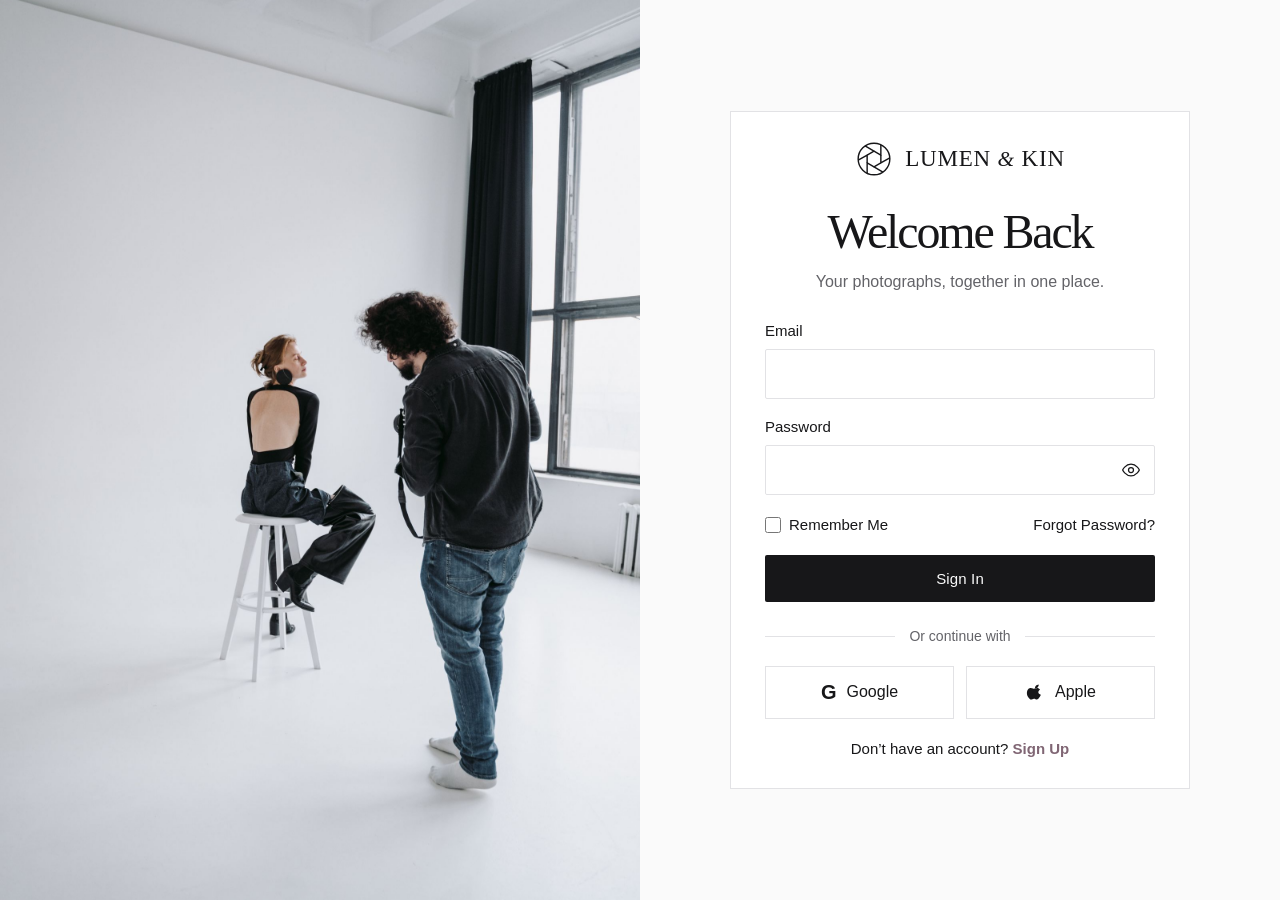
<file: pages/login.html>
<!doctype html>
<html lang="en">
  <head>
    <meta charset="utf-8" />
    <meta name="viewport" content="width=device-width,initial-scale=1" />
    <title>Welcome Back | Lumen &amp; Kin</title>
    <link rel="icon" href="../assets/icons/mark.svg?v=20261125aperture" />
    <link rel="stylesheet" href="../assets/css/style.css?v=20261125forms" />
    <link rel="stylesheet" href="../assets/css/auth.css?v=20261124logo" />
    <script src="../assets/js/prefs.js?v=20261124"></script>
  </head>
  <body data-page="login">
    <main class="auth-shell">
      <figure class="auth-photograph">
        <img
          src="../assets/images/targeted/auth-login.jpg?v=20261125studio"
          alt="Photographer directing a seated model during a portrait photoshoot in a bright studio"
          loading="eager"
          decoding="async"
          srcset="
            ../assets/images/targeted/auth-login-small.jpg?v=20261125studio  640w,
            ../assets/images/targeted/auth-login.jpg?v=20261125studio       1600w,
            ../assets/images/targeted/auth-login-large.jpg?v=20261125studio 2400w
          "
          sizes="(max-width:1024px) max(100vw, 700px), max(50vw, 700px)"
          width="1600"
          height="2400"
        />
      </figure>
      <section class="auth-card">
        <a class="brand" href="../index.html" aria-label="Lumen &amp; Kin home"
          ><svg aria-hidden="true" viewBox="0 0 48 48" fill="none">
            <use
              href="../assets/icons/brand-mark.svg?v=20261125aperture#studio-mark"
            ></use></svg
          ><span aria-hidden="true">LUMEN <i>&amp;</i> KIN</span></a
        >
        <h1>Welcome Back</h1>
        <p class="auth-intro">Your photographs, together in one place.</p>
        <form id="auth-form">
          <label for="email">Email</label
          ><input
            id="email"
            name="email"
            type="email"
            autocomplete="email"
            required
          /><label for="password">Password</label>
          <div class="password-field">
            <input
              id="password"
              name="password"
              type="password"
              required
              minlength="8"
              autocomplete="current-password"
            /><button
              type="button"
              data-password="password"
              aria-controls="password"
              aria-label="Show password"
              aria-pressed="false"
            >
              <svg
                viewBox="0 0 24 24"
                aria-hidden="true"
                fill="none"
                stroke="currentColor"
                stroke-width="1.5"
              >
                <path d="M2 12s3-7 10-7 10 7 10 7-3 7-10 7S2 12 2 12Z" />
                <circle cx="12" cy="12" r="3" />
              </svg>
            </button>
          </div>
          <div class="auth-options">
            <label class="check"
              ><input type="checkbox" name="remember" />Remember Me</label
            ><button type="button" class="auth-link" data-reset>
              Forgot Password?
            </button>
          </div>
          <button class="button auth-submit">Sign In</button>
        </form>
        <div class="auth-divider"><span>Or continue with</span></div>
        <div class="providers">
          <button type="button" data-provider="Google">
            <span aria-hidden="true" class="provider-g">G</span>Google</button
          ><button type="button" data-provider="Apple">
            <svg aria-hidden="true" viewBox="0 0 24 24" fill="currentColor">
              <path
                d="M16.4 3c-1.2.1-2.6.8-3.3 1.6-.7.8-1.3 2-1.1 3.1 1.3.1 2.6-.6 3.4-1.5.7-.8 1.2-2 1-3.2ZM19 15.4c-.5 1.2-.8 1.7-1.4 2.7-.9 1.3-2.1 3-3.5 3-1.3 0-1.6-.9-3.4-.9-1.7.1-2 .9-3.3.9-1.4 0-2.6-1.6-3.5-2.9C1.3 14.5 2 9 5.4 7.5c1.6-.7 3.1-.1 4.2.3.8.3 1 .3 1.8 0 1.1-.5 3-1.1 4.7-.2.9.5 1.5 1.1 2 1.8-3.1 1.6-2.6 5.1.9 6Z"
              /></svg
            >Apple
          </button>
        </div>
        <p role="status" aria-live="polite" id="auth-status"></p>
        <p class="auth-switch">
          Don’t have an account? <a href="signup.html">Sign Up</a>
        </p>
      </section>
    </main>
    <script defer src="../assets/js/site-config.js?v=20261124sharp"></script>
    <script defer src="../assets/js/main.js?v=20261124"></script>
    <script defer src="../assets/js/auth.js?v=20261125content"></script>
    <script defer src="../assets/js/form-controls.js?v=20261125forms"></script>
  </body>
</html>
</file>
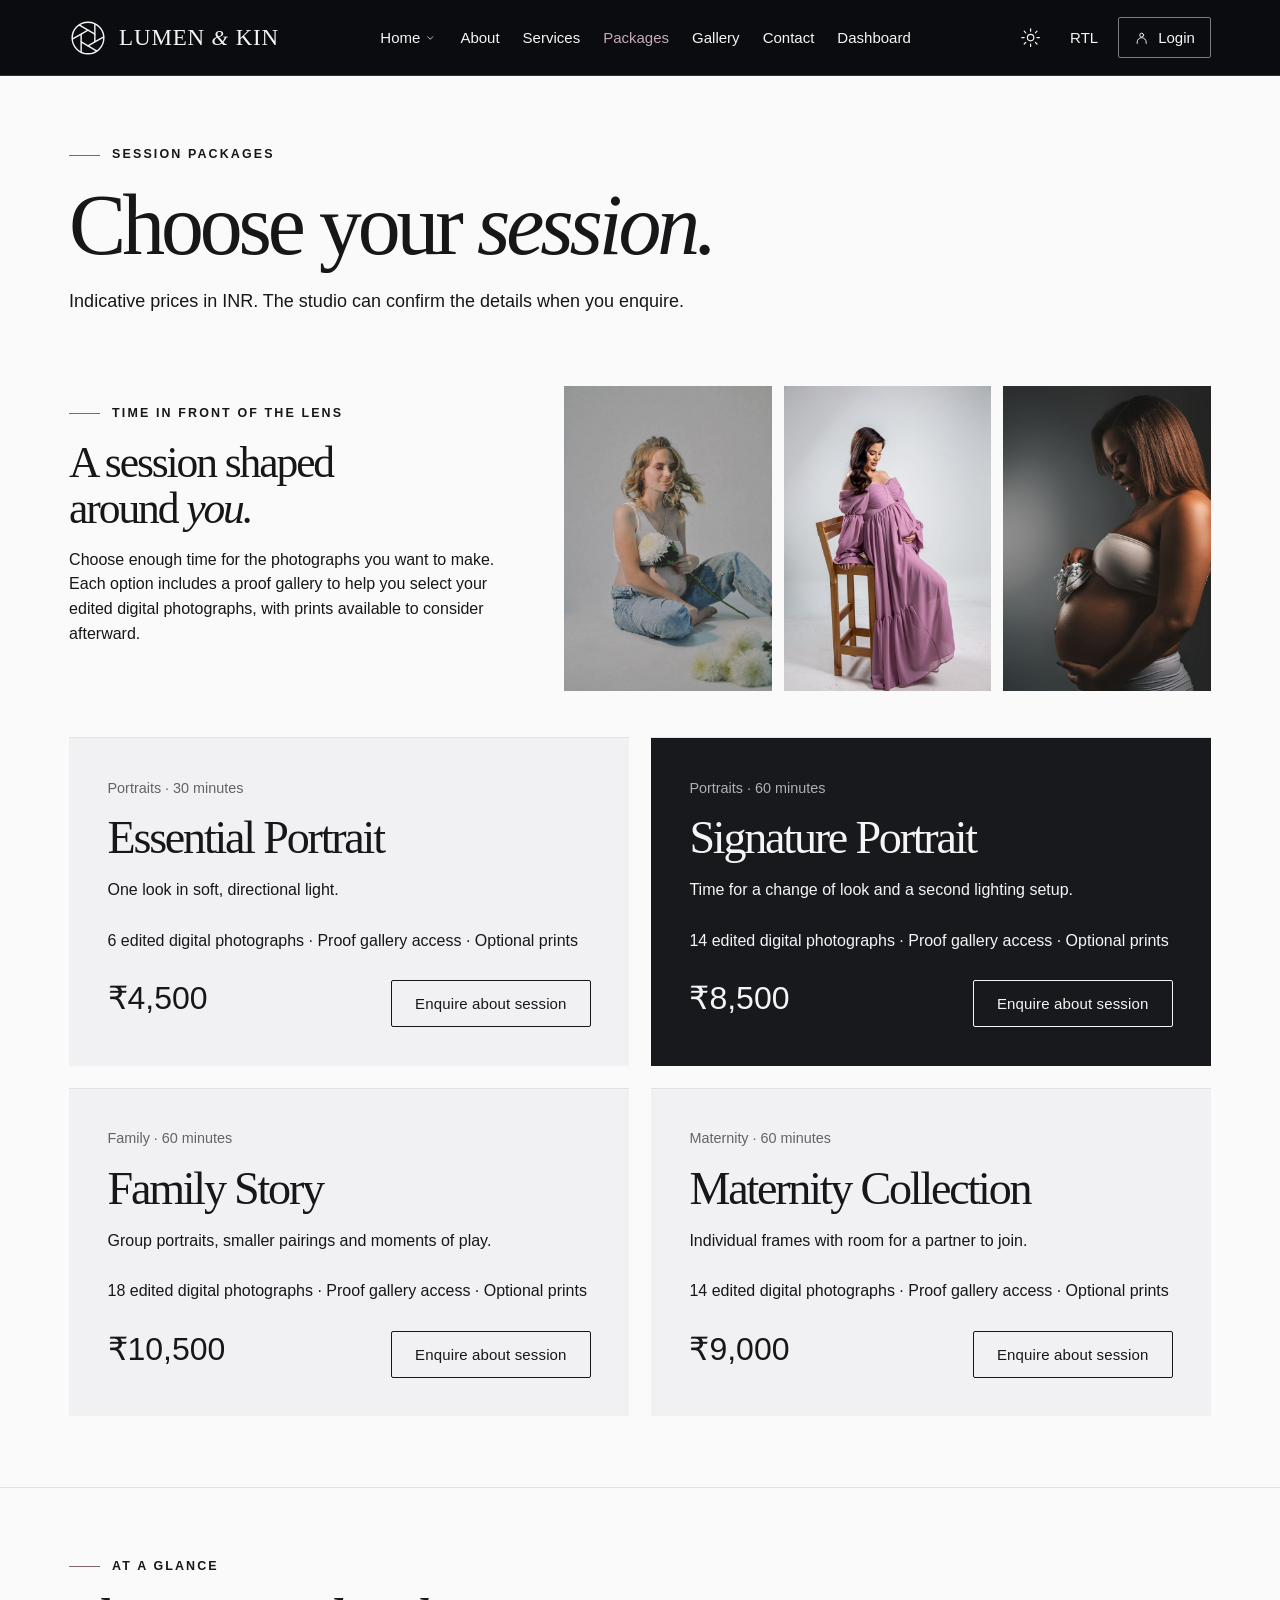
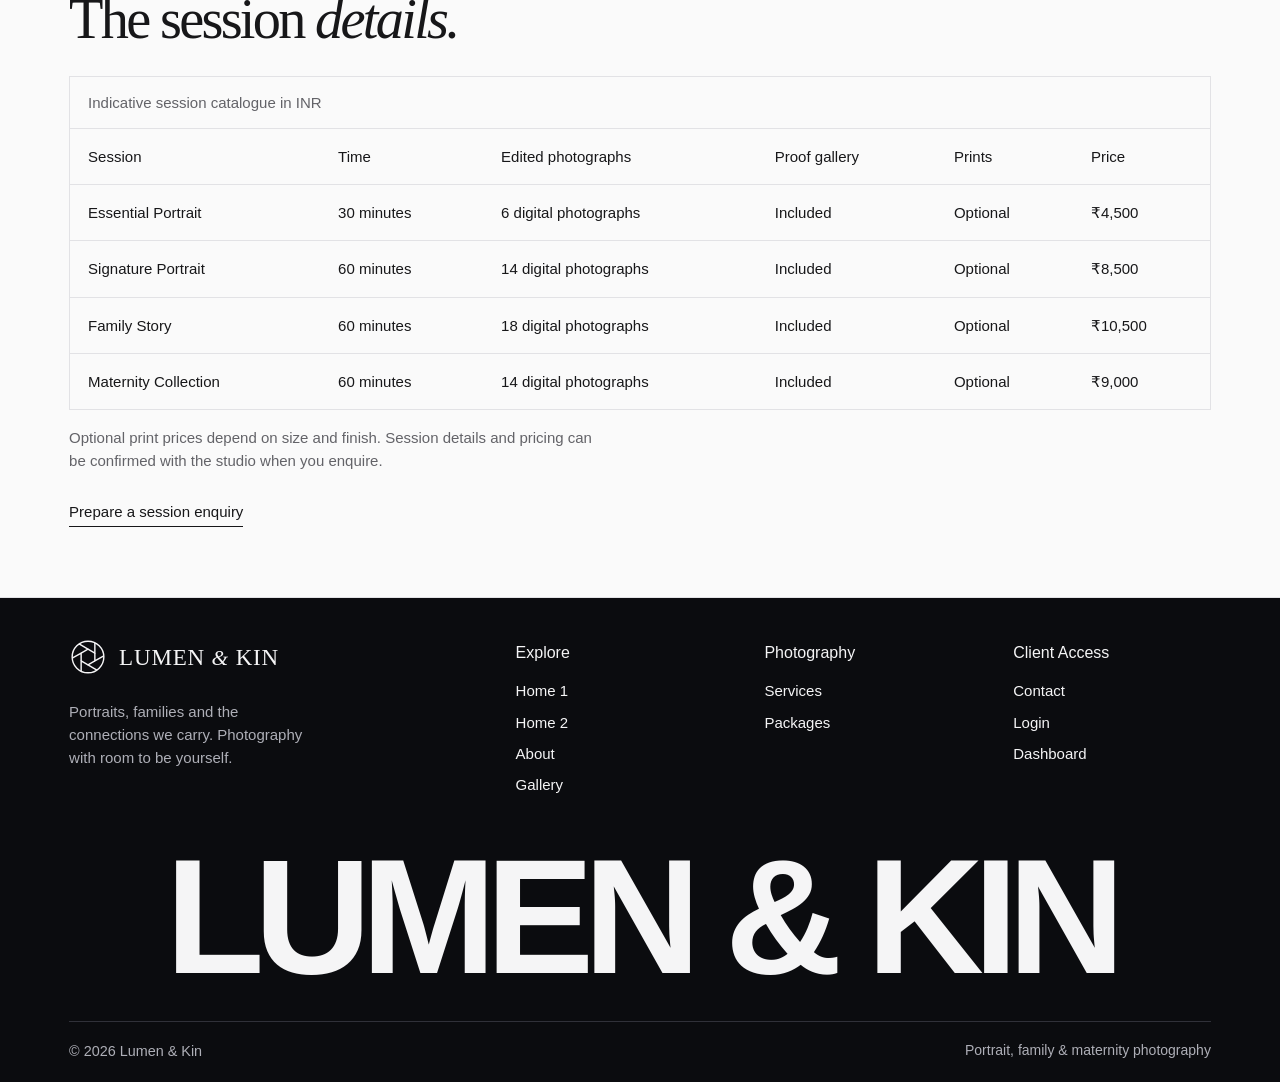
<file: pages/packages.html>
<!doctype html>
<html lang="en">
  <head>
    <meta charset="utf-8" />
    <meta name="viewport" content="width=device-width,initial-scale=1" />
    <title>Packages | Lumen &amp; Kin</title>
    <meta
      name="description"
      content="Portrait, family and maternity photography at Lumen &amp; Kin."
    />
    <link rel="icon" href="../assets/icons/mark.svg?v=20261125aperture" />
    <link rel="stylesheet" href="../assets/css/style.css?v=20261125forms" />
    <link rel="stylesheet" href="../assets/css/gallery.css?v=20261124" />
    <link
      rel="stylesheet"
      href="../assets/css/inner-pages.css?v=20261125table"
    />
    <link
      rel="stylesheet"
      href="../assets/css/refinement.css?v=20261124sharp"
    />
    <script src="../assets/js/prefs.js?v=20261124"></script>
    <link rel="stylesheet" href="../assets/css/footer.css?v=20261124" />
  </head>
  <body data-page="packages">
    <header>
      <a class="brand" href="../index.html" aria-label="Lumen &amp; Kin home"
        ><svg aria-hidden="true" viewBox="0 0 48 48" fill="none">
          <use
            href="../assets/icons/brand-mark.svg?v=20261125aperture#studio-mark"
          ></use></svg
        ><span aria-hidden="true">LUMEN <i>&amp;</i> KIN</span></a
      >
      <nav>
        <details>
          <summary class="">
            Home
            <svg
              aria-hidden="true"
              viewBox="0 0 25 25"
              fill="none"
              stroke="currentColor"
              stroke-width="1.5"
              stroke-linecap="round"
              stroke-linejoin="round"
            >
              <path d="m7 10 5 5 5-5" />
            </svg>
          </summary>
          <div>
            <a class="" href="../index.html">Home 1</a
            ><a class="" href="../pages/home2.html">Home 2</a>
          </div>
        </details>
        <a class="" href="../pages/about.html">About</a
        ><a class="" href="../pages/services.html">Services</a
        ><a class="active" href="../pages/packages.html">Packages</a
        ><a class="" href="../pages/gallery.html">Gallery</a
        ><a class="" href="../pages/contact.html">Contact</a>
        <a href="../pages/dashboard.html">Dashboard</a>
      </nav>
      <div class="utilities">
        <button class="icon" data-theme aria-label="Switch theme">
          <svg
            aria-hidden="true"
            viewBox="0 0 25 25"
            fill="none"
            stroke="currentColor"
            stroke-width="1.5"
            stroke-linecap="round"
            stroke-linejoin="round"
          >
            <circle cx="12" cy="12" r="4" />
            <path
              d="M12 1v3m0 16v3M1 12h3m16 0h3M4 4l2 2m12 12 2 2M4 20l2-2M18 6l2-2"
            />
          </svg></button
        ><button class="dir" data-dir>RTL</button
        ><a class="portal" href="../pages/login.html"
          ><svg
            aria-hidden="true"
            viewBox="0 0 25 25"
            fill="none"
            stroke="currentColor"
            stroke-width="1.5"
            stroke-linecap="round"
            stroke-linejoin="round"
          >
            <circle cx="12" cy="8" r="3" />
            <path d="M5 21v-2a7 7 0 0 1 14 0v2" />
          </svg>
          Login</a
        >
      </div>
      <button class="hamb icon" aria-label="Open navigation" data-menu>
        <svg
          aria-hidden="true"
          viewBox="0 0 25 25"
          fill="none"
          stroke="currentColor"
          stroke-width="1.5"
          stroke-linecap="round"
          stroke-linejoin="round"
        >
          <path d="M3 6h18M3 12h18M3 18h18" />
        </svg>
      </button>
    </header>
    <dialog class="drawer">
      <div class="drawer-head">
        <a class="brand" href="../index.html" aria-label="Lumen &amp; Kin home"
          ><svg aria-hidden="true" viewBox="0 0 48 48" fill="none">
            <use
              href="../assets/icons/brand-mark.svg?v=20261125aperture#studio-mark"
            ></use></svg
          ><span aria-hidden="true">LUMEN <i>&amp;</i> KIN</span></a
        ><button class="icon" data-close aria-label="Close navigation">
          <svg
            aria-hidden="true"
            viewBox="0 0 25 25"
            fill="none"
            stroke="currentColor"
            stroke-width="1.5"
            stroke-linecap="round"
            stroke-linejoin="round"
          >
            <path d="m5 5 14 14M19 5 5 19" />
          </svg>
        </button>
      </div>
      <div class="drawer-links">
        <a class="" href="../index.html">Home 1</a
        ><a class="" href="../pages/home2.html">Home 2</a
        ><a class="" href="../pages/about.html">About</a
        ><a class="" href="../pages/services.html">Services</a
        ><a class="active" href="../pages/packages.html">Packages</a
        ><a class="" href="../pages/gallery.html">Gallery</a
        ><a class="" href="../pages/contact.html">Contact</a
        ><a class="" href="../pages/login.html">Login</a>
        <a href="../pages/dashboard.html">Dashboard</a>
      </div>
      <div class="tools">
        <button class="icon" data-theme aria-label="Switch theme">
          <svg
            aria-hidden="true"
            viewBox="0 0 25 25"
            fill="none"
            stroke="currentColor"
            stroke-width="1.5"
            stroke-linecap="round"
            stroke-linejoin="round"
          >
            <circle cx="12" cy="12" r="4" />
            <path
              d="M12 1v3m0 16v3M1 12h3m16 0h3M4 4l2 2m12 12 2 2M4 20l2-2M18 6l2-2"
            />
          </svg></button
        ><button class="dir" data-dir>RTL</button>
      </div>
    </dialog>
    <main>
      <section class="pagehead wrap">
        <div class="eyebrow"><b></b>SESSION PACKAGES</div>
        <h1>Choose your <em>session.</em></h1>
        <p>
          Indicative prices in INR. The studio can confirm the details when you
          enquire.
        </p>
      </section>
      <section class="wrap package-context">
        <div>
          <div class="eyebrow"><b></b>TIME IN FRONT OF THE LENS</div>
          <h2>A session shaped<br />around <em>you.</em></h2>
          <p>
            Choose enough time for the photographs you want to make. Each option
            includes a proof gallery to help you select your edited digital
            photographs, with prints available to consider afterward.
          </p>
        </div>
        <div class="package-photo-strip">
          <img
            src="../assets/images/maternity/m-flowers.jpg"
            alt="Maternity portrait among flowers"
            class=""
            loading="lazy"
            decoding="async"
            srcset="
              ../assets/images/maternity/m-flowers-small.jpg  640w,
              ../assets/images/maternity/m-flowers.jpg       1400w
            "
            sizes="(max-width:740px) 100vw, 50vw"
            width="1400"
            height="2097"
          /><img
            src="../assets/images/maternity/m-studio.jpg"
            alt="Maternity portrait in the studio"
            class=""
            loading="lazy"
            decoding="async"
            srcset="
              ../assets/images/maternity/m-studio-small.jpg  640w,
              ../assets/images/maternity/m-studio.jpg       1400w
            "
            sizes="(max-width:740px) 100vw, 50vw"
            width="1400"
            height="2100"
          /><img
            src="../assets/images/maternity/m-waiting.jpg"
            alt="A quiet maternity portrait"
            class=""
            loading="lazy"
            decoding="async"
            srcset="
              ../assets/images/maternity/m-waiting-small.jpg  640w,
              ../assets/images/maternity/m-waiting.jpg       1400w
            "
            sizes="(max-width:740px) 100vw, 50vw"
            width="1400"
            height="2100"
          />
        </div>
      </section>
      <div class="wrap packages">
        <article id="essential" data-package="essential">
          <div class="meta">Portraits · 30 minutes</div>
          <h2>Essential Portrait</h2>
          <p>One look in soft, directional light.</p>
          <p>
            6 edited digital photographs · Proof gallery access · Optional
            prints
          </p>
          <div class="section-head">
            <strong>₹4,500</strong
            ><a
              class="button outline"
              href="../pages/contact.html?service=Portraits&package=essential"
              >Enquire about session</a
            >
          </div>
        </article>
        <article id="signature" data-package="signature">
          <div class="meta">Portraits · 60 minutes</div>
          <h2>Signature Portrait</h2>
          <p>Time for a change of look and a second lighting setup.</p>
          <p>
            14 edited digital photographs · Proof gallery access · Optional
            prints
          </p>
          <div class="section-head">
            <strong>₹8,500</strong
            ><a
              class="button outline"
              href="../pages/contact.html?service=Portraits&package=signature"
              >Enquire about session</a
            >
          </div>
        </article>
        <article id="family" data-package="family">
          <div class="meta">Family · 60 minutes</div>
          <h2>Family Story</h2>
          <p>Group portraits, smaller pairings and moments of play.</p>
          <p>
            18 edited digital photographs · Proof gallery access · Optional
            prints
          </p>
          <div class="section-head">
            <strong>₹10,500</strong
            ><a
              class="button outline"
              href="../pages/contact.html?service=Family&package=family"
              >Enquire about session</a
            >
          </div>
        </article>
        <article id="maternity" data-package="maternity">
          <div class="meta">Maternity · 60 minutes</div>
          <h2>Maternity Collection</h2>
          <p>Individual frames with room for a partner to join.</p>
          <p>
            14 edited digital photographs · Proof gallery access · Optional
            prints
          </p>
          <div class="section-head">
            <strong>₹9,000</strong
            ><a
              class="button outline"
              href="../pages/contact.html?service=Maternity&package=maternity"
              >Enquire about session</a
            >
          </div>
        </article>
      </div>
      <section class="wrap package-comparison">
        <div class="eyebrow"><b></b>AT A GLANCE</div>
        <h2>The session <em>details.</em></h2>
        <div
          class="comparison-scroll"
          tabindex="0"
          aria-label="Scrollable package comparison"
        >
          <table>
            <caption>
              Indicative session catalogue in INR
            </caption>
            <thead>
              <tr>
                <th scope="col">Session</th>
                <th scope="col">Time</th>
                <th scope="col">Edited photographs</th>
                <th scope="col">Proof gallery</th>
                <th scope="col">Prints</th>
                <th scope="col">Price</th>
              </tr>
            </thead>
            <tbody data-package-comparison></tbody>
          </table>
        </div>
        <p class="notice">
          Optional print prices depend on size and finish. Session details and
          pricing can be confirmed with the studio when you enquire.
        </p>
        <a class="textlink" href="../pages/contact.html"
          >Prepare a session enquiry</a
        >
      </section>
    </main>
    <footer class="site-footer">
      <div class="footer-columns">
        <div class="footer-studio">
          <a
            class="brand"
            href="../index.html"
            aria-label="Lumen &amp; Kin home"
            ><svg aria-hidden="true" viewBox="0 0 48 48" fill="none">
              <use
                href="../assets/icons/brand-mark.svg?v=20261125aperture#studio-mark"
              ></use></svg
            ><span aria-hidden="true">LUMEN <i>&amp;</i> KIN</span></a
          >
          <p>
            Portraits, families and the connections we carry. Photography with
            room to be yourself.
          </p>
        </div>
        <div>
          <h2>Explore</h2>
          <nav>
            <a href="../index.html">Home 1</a
            ><a href="../pages/home2.html">Home 2</a
            ><a href="../pages/about.html">About</a
            ><a href="../pages/gallery.html">Gallery</a>
          </nav>
        </div>
        <div>
          <h2>Photography</h2>
          <nav>
            <a href="../pages/services.html">Services</a
            ><a href="../pages/packages.html">Packages</a>
          </nav>
        </div>
        <div>
          <h2>Client Access</h2>
          <nav>
            <a href="../pages/contact.html">Contact</a
            ><a href="../pages/login.html">Login</a
            ><a href="../pages/dashboard.html">Dashboard</a>
          </nav>
        </div>
      </div>
      <div class="footer-wordmark" aria-hidden="true">LUMEN &amp; KIN</div>
      <div class="copyright">
        <small>© <span data-year>2026</span> Lumen &amp; Kin</small
        ><span>Portrait, family &amp; maternity photography</span>
      </div>
    </footer>
    <button class="back icon" aria-label="Back to top">
      <svg
        aria-hidden="true"
        viewBox="0 0 25 25"
        fill="none"
        stroke="currentColor"
        stroke-width="1.5"
        stroke-linecap="round"
        stroke-linejoin="round"
      >
        <path d="m6 14 6-6 6 6" />
      </svg>
    </button>
    <dialog id="viewer">
      <div class="viewerbar">
        <span></span
        ><button class="icon" data-close aria-label="Close viewer">
          <svg
            aria-hidden="true"
            viewBox="0 0 25 25"
            fill="none"
            stroke="currentColor"
            stroke-width="1.5"
            stroke-linecap="round"
            stroke-linejoin="round"
          >
            <path d="m5 5 14 14M19 5 5 19" />
          </svg>
        </button>
      </div>
      <img alt="" />
      <div class="viewerbar">
        <button class="round" data-viewer="-1" aria-label="Previous photograph">
          <svg
            aria-hidden="true"
            viewBox="0 0 25 25"
            fill="none"
            stroke="currentColor"
            stroke-width="1.5"
            stroke-linecap="round"
            stroke-linejoin="round"
          >
            <path d="m14 6-6 6 6 6" />
          </svg></button
        ><button class="textlink" data-viewfav hidden></button
        ><button class="round" data-viewer="1" aria-label="Next photograph">
          <svg
            aria-hidden="true"
            viewBox="0 0 25 25"
            fill="none"
            stroke="currentColor"
            stroke-width="1.5"
            stroke-linecap="round"
            stroke-linejoin="round"
          >
            <path d="m10 6 6 6-6 6" />
          </svg>
        </button>
      </div>
    </dialog>
    <script defer src="../assets/js/site-config.js?v=20261124sharp"></script>
    <script defer src="../assets/js/catalog.js?v=20261124"></script>
    <script defer src="../assets/js/main.js?v=20261124"></script>
    <script defer src="../assets/js/gallery.js?v=20261124sharp"></script>
    <script defer src="../assets/js/package-display.js?v=20261124"></script>
    <script defer src="../assets/js/form-controls.js?v=20261125forms"></script>
  </body>
</html>
</file>
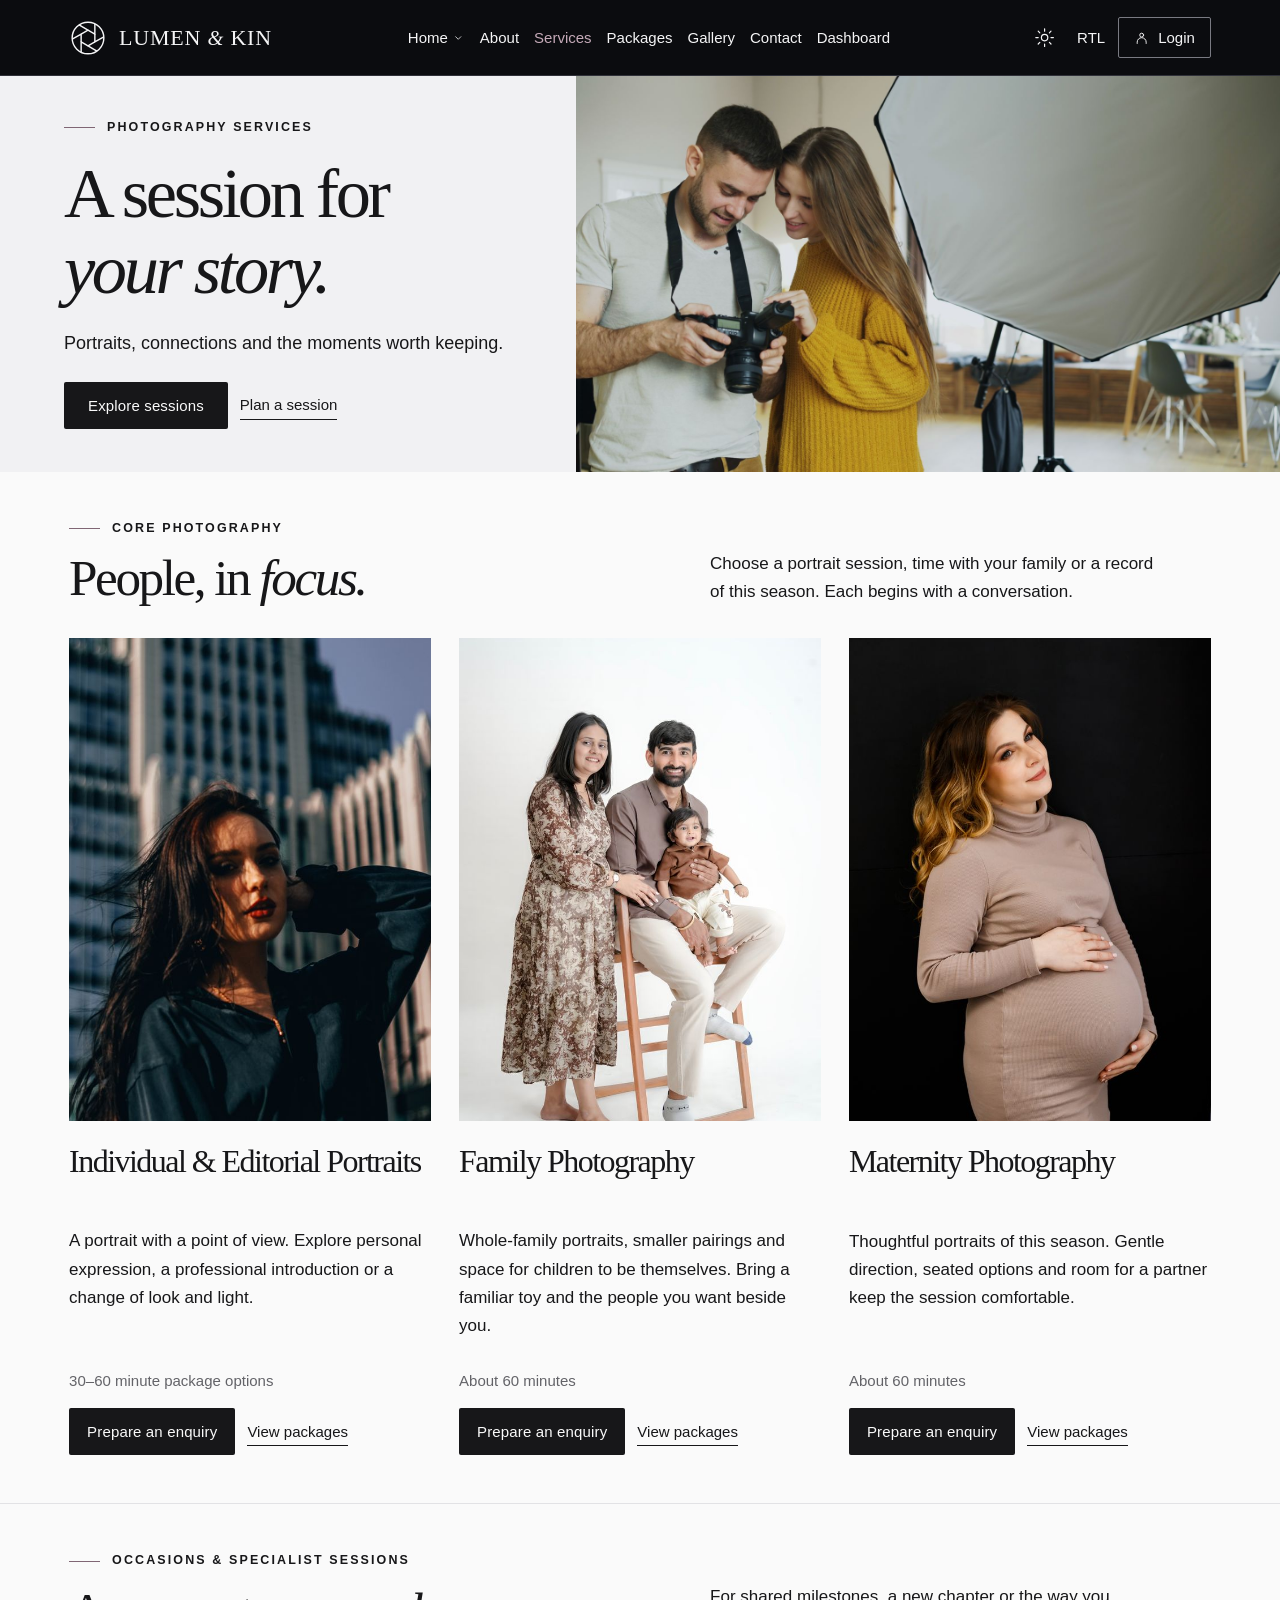
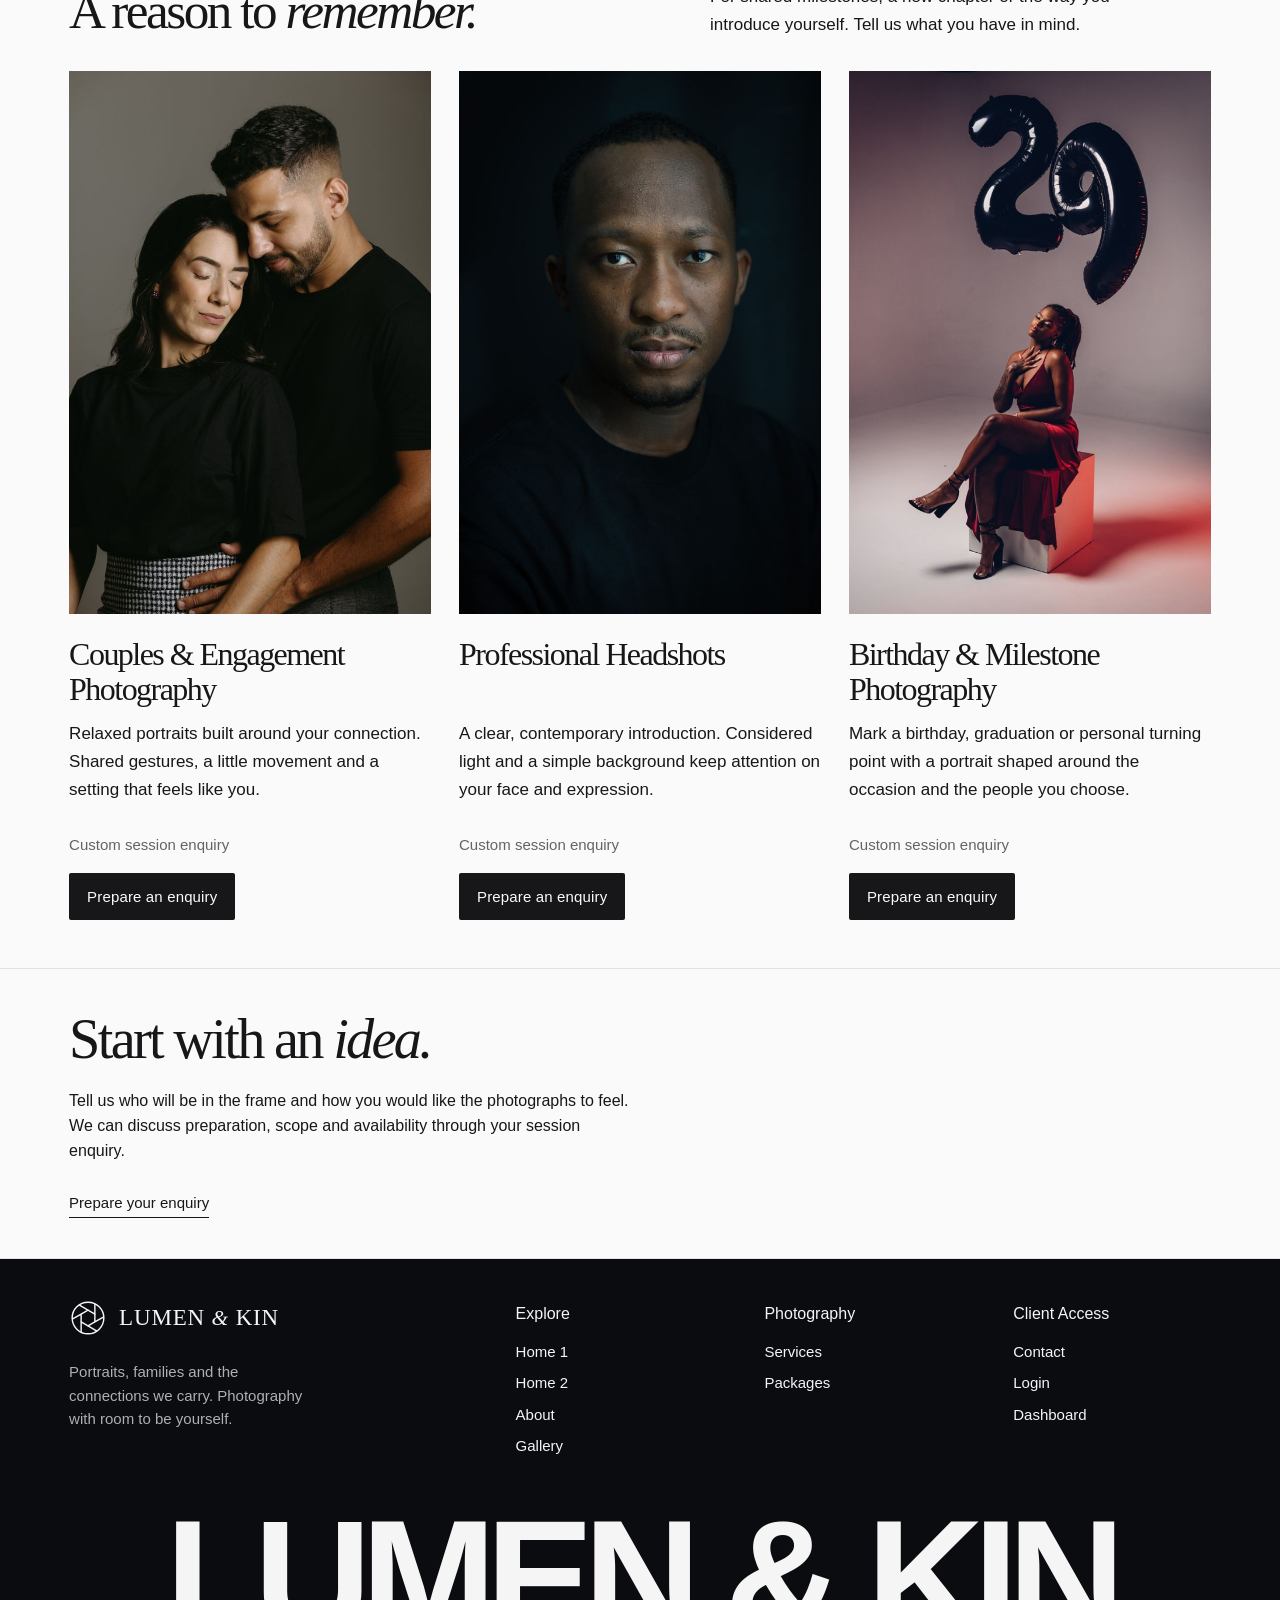
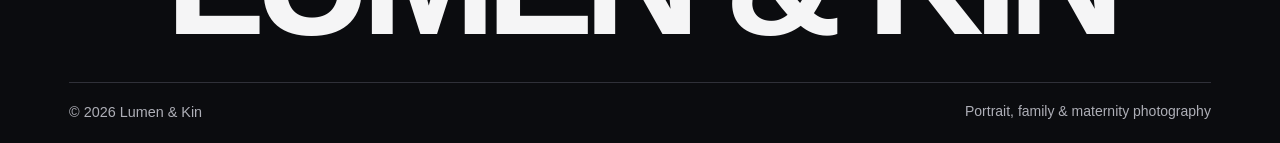
<file: pages/services.html>
<!doctype html>
<html lang="en">
  <head>
    <meta charset="utf-8" />
    <meta name="viewport" content="width=device-width,initial-scale=1" />
    <title>Services | Lumen &amp; Kin</title>
    <meta
      name="description"
      content="Portrait, family and maternity photography at Lumen &amp; Kin."
    />
    <link rel="icon" href="../assets/icons/mark.svg?v=20261125aperture" />
    <link rel="stylesheet" href="../assets/css/style.css?v=20261125forms" />
    <link rel="stylesheet" href="../assets/css/gallery.css?v=20261124" />
    <link rel="stylesheet" href="../assets/css/inner-pages.css?v=20261124b" />
    <link
      rel="stylesheet"
      href="../assets/css/refinement.css?v=20261124sharp"
    />
    <script src="../assets/js/prefs.js?v=20261124"></script>
    <link rel="stylesheet" href="../assets/css/footer.css?v=20261124" />
    <link
      rel="stylesheet"
      href="../assets/css/corrections.css?v=20261124sharp"
    />
    <link rel="stylesheet" href="../assets/css/services.css?v=20261124c" />
  </head>
  <body data-page="services">
    <header>
      <a class="brand" href="../index.html" aria-label="Lumen &amp; Kin home"
        ><svg aria-hidden="true" viewBox="0 0 48 48" fill="none">
          <use
            href="../assets/icons/brand-mark.svg?v=20261125aperture#studio-mark"
          ></use></svg
        ><span aria-hidden="true">LUMEN <i>&amp;</i> KIN</span></a
      >
      <nav>
        <details>
          <summary class="">
            Home
            <svg
              aria-hidden="true"
              viewBox="0 0 25 25"
              fill="none"
              stroke="currentColor"
              stroke-width="1.5"
              stroke-linecap="round"
              stroke-linejoin="round"
            >
              <path d="m7 10 5 5 5-5" />
            </svg>
          </summary>
          <div>
            <a class="" href="../index.html">Home 1</a
            ><a class="" href="../pages/home2.html">Home 2</a>
          </div>
        </details>
        <a class="" href="../pages/about.html">About</a
        ><a class="active" href="../pages/services.html">Services</a
        ><a class="" href="../pages/packages.html">Packages</a
        ><a class="" href="../pages/gallery.html">Gallery</a
        ><a class="" href="../pages/contact.html">Contact</a>
        <a href="../pages/dashboard.html">Dashboard</a>
      </nav>
      <div class="utilities">
        <button class="icon" data-theme aria-label="Switch theme">
          <svg
            aria-hidden="true"
            viewBox="0 0 25 25"
            fill="none"
            stroke="currentColor"
            stroke-width="1.5"
            stroke-linecap="round"
            stroke-linejoin="round"
          >
            <circle cx="12" cy="12" r="4" />
            <path
              d="M12 1v3m0 16v3M1 12h3m16 0h3M4 4l2 2m12 12 2 2M4 20l2-2M18 6l2-2"
            />
          </svg></button
        ><button class="dir" data-dir>RTL</button
        ><a class="portal" href="../pages/login.html"
          ><svg
            aria-hidden="true"
            viewBox="0 0 25 25"
            fill="none"
            stroke="currentColor"
            stroke-width="1.5"
            stroke-linecap="round"
            stroke-linejoin="round"
          >
            <circle cx="12" cy="8" r="3" />
            <path d="M5 21v-2a7 7 0 0 1 14 0v2" />
          </svg>
          Login</a
        >
      </div>
      <button class="hamb icon" aria-label="Open navigation" data-menu>
        <svg
          aria-hidden="true"
          viewBox="0 0 25 25"
          fill="none"
          stroke="currentColor"
          stroke-width="1.5"
          stroke-linecap="round"
          stroke-linejoin="round"
        >
          <path d="M3 6h18M3 12h18M3 18h18" />
        </svg>
      </button>
    </header>
    <dialog class="drawer">
      <div class="drawer-head">
        <a class="brand" href="../index.html" aria-label="Lumen &amp; Kin home"
          ><svg aria-hidden="true" viewBox="0 0 48 48" fill="none">
            <use
              href="../assets/icons/brand-mark.svg?v=20261125aperture#studio-mark"
            ></use></svg
          ><span aria-hidden="true">LUMEN <i>&amp;</i> KIN</span></a
        ><button class="icon" data-close aria-label="Close navigation">
          <svg
            aria-hidden="true"
            viewBox="0 0 25 25"
            fill="none"
            stroke="currentColor"
            stroke-width="1.5"
            stroke-linecap="round"
            stroke-linejoin="round"
          >
            <path d="m5 5 14 14M19 5 5 19" />
          </svg>
        </button>
      </div>
      <div class="drawer-links">
        <a class="" href="../index.html">Home 1</a
        ><a class="" href="../pages/home2.html">Home 2</a
        ><a class="" href="../pages/about.html">About</a
        ><a class="active" href="../pages/services.html">Services</a
        ><a class="" href="../pages/packages.html">Packages</a
        ><a class="" href="../pages/gallery.html">Gallery</a
        ><a class="" href="../pages/contact.html">Contact</a
        ><a class="" href="../pages/login.html">Login</a>
        <a href="../pages/dashboard.html">Dashboard</a>
      </div>
      <div class="tools">
        <button class="icon" data-theme aria-label="Switch theme">
          <svg
            aria-hidden="true"
            viewBox="0 0 25 25"
            fill="none"
            stroke="currentColor"
            stroke-width="1.5"
            stroke-linecap="round"
            stroke-linejoin="round"
          >
            <circle cx="12" cy="12" r="4" />
            <path
              d="M12 1v3m0 16v3M1 12h3m16 0h3M4 4l2 2m12 12 2 2M4 20l2-2M18 6l2-2"
            />
          </svg></button
        ><button class="dir" data-dir>RTL</button>
      </div>
    </dialog>
    <main>
      <section class="service-banner">
        <img
          src="../assets/images/targeted/services-banner.jpg"
          alt="A professional photography session in progress"
          loading="eager"
          decoding="async"
          srcset="
            ../assets/images/targeted/services-banner-small.jpg  640w,
            ../assets/images/targeted/services-banner.jpg       1600w,
            ../assets/images/targeted/services-banner-large.jpg 2400w
          "
          sizes="(max-width:1024px) 100vw, 55vw"
          width="1600"
          height="900"
        />
        <div class="service-banner-copy">
          <div class="eyebrow"><b></b>PHOTOGRAPHY SERVICES</div>
          <h1>A session for<br /><em>your story.</em></h1>
          <p>Portraits, connections and the moments worth keeping.</p>
          <div class="actions">
            <a class="button" href="#core-heading">Explore sessions</a
            ><a class="textlink" href="contact.html">Plan a session</a>
          </div>
        </div>
      </section>
      <section class="wrap service-group" aria-labelledby="core-heading">
        <div class="service-group-heading">
          <div>
            <div class="eyebrow"><b></b>CORE PHOTOGRAPHY</div>
            <h2 id="core-heading">People, in <em>focus.</em></h2>
          </div>
          <p>
            Choose a portrait session, time with your family or a record of this
            season. Each begins with a conversation.
          </p>
        </div>
        <div class="service-panels core-panels">
          <article class="service-panel" id="Portraits">
            <figure>
              <img
                src="../assets/images/refined/r-portrait02.jpg"
                alt="Individual &amp; Editorial Portraits"
                loading="lazy"
                decoding="async"
                srcset="
                  ../assets/images/refined/r-portrait02-small.jpg  640w,
                  ../assets/images/refined/r-portrait02.jpg       1600w
                "
                sizes="(max-width:740px) 100vw, 50vw"
                width="1600"
                height="2000"
              />
            </figure>
            <h3>Individual &amp; Editorial Portraits</h3>
            <p class="service-description">
              A portrait with a point of view. Explore personal expression, a
              professional introduction or a change of look and light.
            </p>
            <div class="service-panel-actions">
              <p class="service-meta">30–60 minute package options</p>
              <div class="actions">
                <a
                  class="button"
                  href="contact.html?service=Portraits&package=essential"
                  >Prepare an enquiry</a
                ><a class="textlink" href="packages.html#essential"
                  >View packages</a
                >
              </div>
            </div>
          </article>
          <article class="service-panel" id="Family">
            <figure>
              <img
                src="../assets/images/targeted/service-family.jpg"
                alt="Family Photography"
                loading="lazy"
                decoding="async"
                srcset="
                  ../assets/images/targeted/service-family-small.jpg  640w,
                  ../assets/images/targeted/service-family.jpg       1600w
                "
                sizes="(max-width:740px) 100vw, 50vw"
                width="1600"
                height="2400"
              />
            </figure>
            <h3>Family Photography</h3>
            <p class="service-description">
              Whole-family portraits, smaller pairings and space for children to
              be themselves. Bring a familiar toy and the people you want beside
              you.
            </p>
            <div class="service-panel-actions">
              <p class="service-meta">About 60 minutes</p>
              <div class="actions">
                <a
                  class="button"
                  href="contact.html?service=Family&package=family"
                  >Prepare an enquiry</a
                ><a class="textlink" href="packages.html#family"
                  >View packages</a
                >
              </div>
            </div>
          </article>
          <article class="service-panel" id="Maternity">
            <figure>
              <img
                src="../assets/images/refined/r-maternity07.jpg"
                alt="Maternity Photography"
                loading="lazy"
                decoding="async"
                srcset="
                  ../assets/images/refined/r-maternity07-small.jpg  640w,
                  ../assets/images/refined/r-maternity07.jpg       1600w
                "
                sizes="(max-width:740px) 100vw, 50vw"
                width="1600"
                height="2400"
              />
            </figure>
            <h3>Maternity Photography</h3>
            <p class="service-description">
              Thoughtful portraits of this season. Gentle direction, seated
              options and room for a partner keep the session comfortable.
            </p>
            <div class="service-panel-actions">
              <p class="service-meta">About 60 minutes</p>
              <div class="actions">
                <a
                  class="button"
                  href="contact.html?service=Maternity&package=maternity"
                  >Prepare an enquiry</a
                ><a class="textlink" href="packages.html#maternity"
                  >View packages</a
                >
              </div>
            </div>
          </article>
        </div>
      </section>
      <section
        class="wrap service-group specialist-group"
        aria-labelledby="specialist-heading"
      >
        <div class="service-group-heading">
          <div>
            <div class="eyebrow">
              <b></b>OCCASIONS &amp; SPECIALIST SESSIONS
            </div>
            <h2 id="specialist-heading">A reason to <em>remember.</em></h2>
          </div>
          <p>
            For shared milestones, a new chapter or the way you introduce
            yourself. Tell us what you have in mind.
          </p>
        </div>
        <div class="service-panels specialist-panels">
          <article class="service-panel" id="Couples">
            <figure>
              <img
                src="../assets/images/targeted/service-couple.jpg"
                alt="Couples &amp; Engagement Photography"
                loading="lazy"
                decoding="async"
                srcset="
                  ../assets/images/targeted/service-couple-small.jpg  640w,
                  ../assets/images/targeted/service-couple.jpg       1600w
                "
                sizes="(max-width:740px) 100vw, 50vw"
                width="1600"
                height="2399"
              />
            </figure>
            <h3>Couples &amp; Engagement Photography</h3>
            <p class="service-description">
              Relaxed portraits built around your connection. Shared gestures, a
              little movement and a setting that feels like you.
            </p>
            <div class="service-panel-actions">
              <p class="service-meta">Custom session enquiry</p>
              <div class="actions">
                <a class="button" href="contact.html?service=Couples"
                  >Prepare an enquiry</a
                >
              </div>
            </div>
          </article>
          <article class="service-panel" id="Headshots">
            <figure>
              <img
                src="../assets/images/refined/r-headshot.jpg"
                alt="Professional Headshots"
                loading="lazy"
                decoding="async"
                srcset="
                  ../assets/images/refined/r-headshot-small.jpg  640w,
                  ../assets/images/refined/r-headshot.jpg       1600w
                "
                sizes="(max-width:740px) 100vw, 50vw"
                width="1600"
                height="2400"
              />
            </figure>
            <h3>Professional Headshots</h3>
            <p class="service-description">
              A clear, contemporary introduction. Considered light and a simple
              background keep attention on your face and expression.
            </p>
            <div class="service-panel-actions">
              <p class="service-meta">Custom session enquiry</p>
              <div class="actions">
                <a class="button" href="contact.html?service=Headshots"
                  >Prepare an enquiry</a
                >
              </div>
            </div>
          </article>
          <article class="service-panel" id="Milestones">
            <figure>
              <img
                src="../assets/images/refined/r-milestone.jpg"
                alt="Birthday &amp; Milestone Photography"
                loading="lazy"
                decoding="async"
                srcset="
                  ../assets/images/refined/r-milestone-small.jpg  640w,
                  ../assets/images/refined/r-milestone.jpg       1600w
                "
                sizes="(max-width:740px) 100vw, 50vw"
                width="1600"
                height="2328"
              />
            </figure>
            <h3>Birthday &amp; Milestone Photography</h3>
            <p class="service-description">
              Mark a birthday, graduation or personal turning point with a
              portrait shaped around the occasion and the people you choose.
            </p>
            <div class="service-panel-actions">
              <p class="service-meta">Custom session enquiry</p>
              <div class="actions">
                <a class="button" href="contact.html?service=Milestones"
                  >Prepare an enquiry</a
                >
              </div>
            </div>
          </article>
        </div>
      </section>
      <section class="wrap service-enquiry">
        <h2>Start with an <em>idea.</em></h2>
        <p>
          Tell us who will be in the frame and how you would like the
          photographs to feel. We can discuss preparation, scope and
          availability through your session enquiry.
        </p>
        <a class="textlink" href="contact.html">Prepare your enquiry</a>
      </section>
    </main>
    <footer class="site-footer">
      <div class="footer-columns">
        <div class="footer-studio">
          <a
            class="brand"
            href="../index.html"
            aria-label="Lumen &amp; Kin home"
            ><svg aria-hidden="true" viewBox="0 0 48 48" fill="none">
              <use
                href="../assets/icons/brand-mark.svg?v=20261125aperture#studio-mark"
              ></use></svg
            ><span aria-hidden="true">LUMEN <i>&amp;</i> KIN</span></a
          >
          <p>
            Portraits, families and the connections we carry. Photography with
            room to be yourself.
          </p>
        </div>
        <div>
          <h2>Explore</h2>
          <nav>
            <a href="../index.html">Home 1</a
            ><a href="../pages/home2.html">Home 2</a
            ><a href="../pages/about.html">About</a
            ><a href="../pages/gallery.html">Gallery</a>
          </nav>
        </div>
        <div>
          <h2>Photography</h2>
          <nav>
            <a href="../pages/services.html">Services</a
            ><a href="../pages/packages.html">Packages</a>
          </nav>
        </div>
        <div>
          <h2>Client Access</h2>
          <nav>
            <a href="../pages/contact.html">Contact</a
            ><a href="../pages/login.html">Login</a
            ><a href="../pages/dashboard.html">Dashboard</a>
          </nav>
        </div>
      </div>
      <div class="footer-wordmark" aria-hidden="true">LUMEN &amp; KIN</div>
      <div class="copyright">
        <small>© <span data-year>2026</span> Lumen &amp; Kin</small
        ><span>Portrait, family &amp; maternity photography</span>
      </div>
    </footer>
    <button class="back icon" aria-label="Back to top">
      <svg
        aria-hidden="true"
        viewBox="0 0 25 25"
        fill="none"
        stroke="currentColor"
        stroke-width="1.5"
        stroke-linecap="round"
        stroke-linejoin="round"
      >
        <path d="m6 14 6-6 6 6" />
      </svg>
    </button>
    <dialog id="viewer">
      <div class="viewerbar">
        <span></span
        ><button class="icon" data-close aria-label="Close viewer">
          <svg
            aria-hidden="true"
            viewBox="0 0 25 25"
            fill="none"
            stroke="currentColor"
            stroke-width="1.5"
            stroke-linecap="round"
            stroke-linejoin="round"
          >
            <path d="m5 5 14 14M19 5 5 19" />
          </svg>
        </button>
      </div>
      <img alt="" />
      <div class="viewerbar">
        <button class="round" data-viewer="-1" aria-label="Previous photograph">
          <svg
            aria-hidden="true"
            viewBox="0 0 25 25"
            fill="none"
            stroke="currentColor"
            stroke-width="1.5"
            stroke-linecap="round"
            stroke-linejoin="round"
          >
            <path d="m14 6-6 6 6 6" />
          </svg></button
        ><button class="textlink" data-viewfav hidden></button
        ><button class="round" data-viewer="1" aria-label="Next photograph">
          <svg
            aria-hidden="true"
            viewBox="0 0 25 25"
            fill="none"
            stroke="currentColor"
            stroke-width="1.5"
            stroke-linecap="round"
            stroke-linejoin="round"
          >
            <path d="m10 6 6 6-6 6" />
          </svg>
        </button>
      </div>
    </dialog>
    <script defer src="../assets/js/site-config.js?v=20261124sharp"></script>
    <script defer src="../assets/js/catalog.js?v=20261124"></script>
    <script defer src="../assets/js/main.js?v=20261124"></script>
    <script defer src="../assets/js/gallery.js?v=20261124sharp"></script>
    <script defer src="../assets/js/form-controls.js?v=20261125forms"></script>
  </body>
</html>
</file>
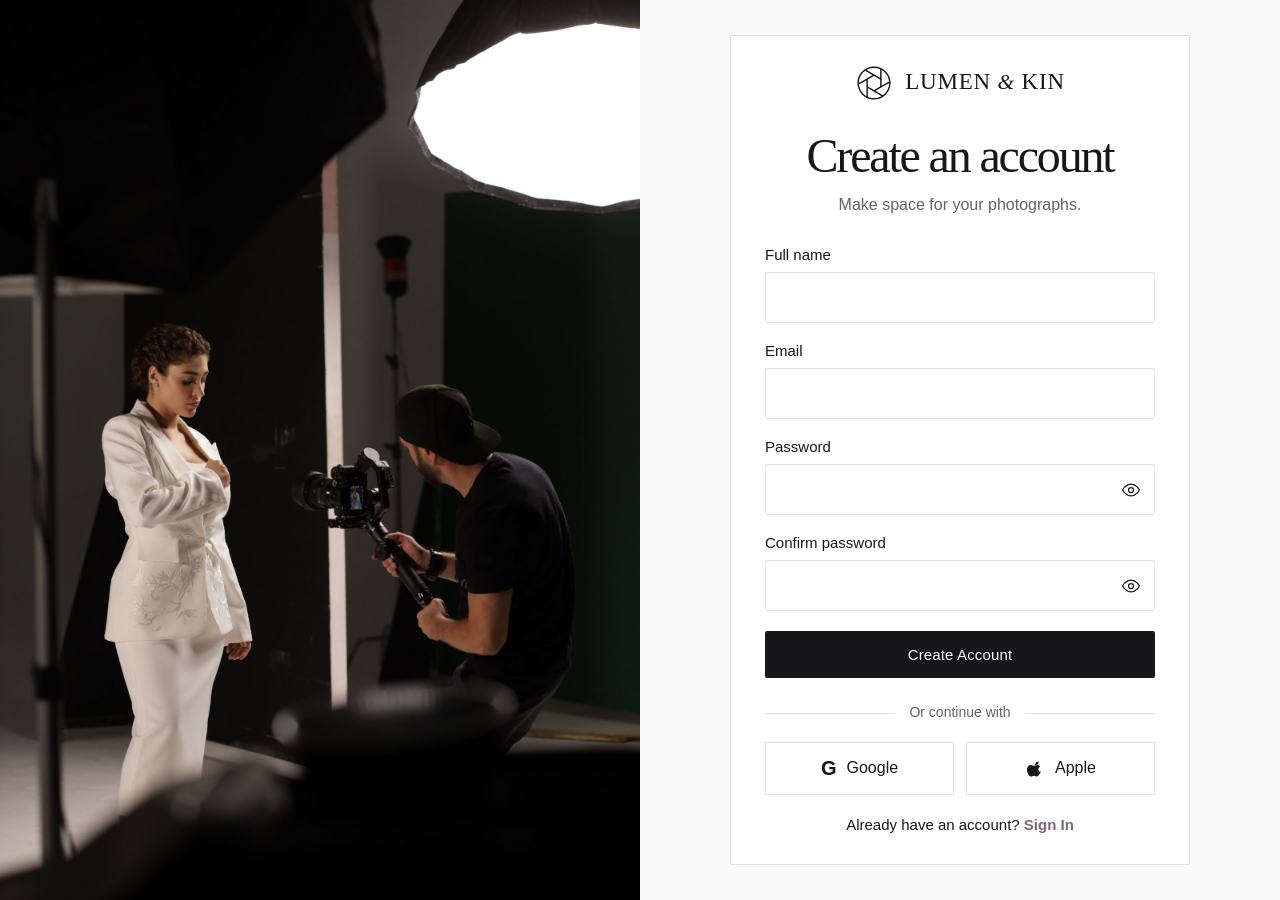
<file: pages/signup.html>
<!doctype html>
<html lang="en">
  <head>
    <meta charset="utf-8" />
    <meta name="viewport" content="width=device-width,initial-scale=1" />
    <title>Create an account | Lumen &amp; Kin</title>
    <link rel="icon" href="../assets/icons/mark.svg?v=20261125aperture" />
    <link rel="stylesheet" href="../assets/css/style.css?v=20261125forms" />
    <link rel="stylesheet" href="../assets/css/auth.css?v=20261124logo" />
    <script src="../assets/js/prefs.js?v=20261124"></script>
  </head>
  <body data-page="signup">
    <main class="auth-shell">
      <figure class="auth-photograph">
        <img
          src="../assets/images/targeted/auth-signup.jpg?v=20261125studio"
          alt="Photographer filming a model in a studio with softbox lights and a backdrop"
          loading="eager"
          decoding="async"
          srcset="
            ../assets/images/targeted/auth-signup-small.jpg?v=20261125studio  640w,
            ../assets/images/targeted/auth-signup.jpg?v=20261125studio       1600w,
            ../assets/images/targeted/auth-signup-large.jpg?v=20261125studio 2400w
          "
          sizes="(max-width:1024px) max(100vw, 700px), max(50vw, 700px)"
          width="1600"
          height="2400"
        />
      </figure>
      <section class="auth-card">
        <a class="brand" href="../index.html" aria-label="Lumen &amp; Kin home"
          ><svg aria-hidden="true" viewBox="0 0 48 48" fill="none">
            <use
              href="../assets/icons/brand-mark.svg?v=20261125aperture#studio-mark"
            ></use></svg
          ><span aria-hidden="true">LUMEN <i>&amp;</i> KIN</span></a
        >
        <h1>Create an account</h1>
        <p class="auth-intro">Make space for your photographs.</p>
        <form id="auth-form">
          <label for="name">Full name</label
          ><input
            id="name"
            name="name"
            autocomplete="name"
            required
            maxlength="80"
          /><label for="email">Email</label
          ><input
            id="email"
            name="email"
            type="email"
            autocomplete="email"
            required
          /><label for="password">Password</label>
          <div class="password-field">
            <input
              id="password"
              name="password"
              type="password"
              required
              minlength="8"
              autocomplete="new-password"
            /><button
              type="button"
              data-password="password"
              aria-controls="password"
              aria-label="Show password"
              aria-pressed="false"
            >
              <svg
                viewBox="0 0 24 24"
                aria-hidden="true"
                fill="none"
                stroke="currentColor"
                stroke-width="1.5"
              >
                <path d="M2 12s3-7 10-7 10 7 10 7-3 7-10 7S2 12 2 12Z" />
                <circle cx="12" cy="12" r="3" />
              </svg>
            </button>
          </div>
          <label for="confirm">Confirm password</label>
          <div class="password-field">
            <input
              id="confirm"
              name="confirm"
              type="password"
              required
              minlength="8"
              autocomplete="new-password"
            /><button
              type="button"
              data-password="confirm"
              aria-controls="confirm"
              aria-label="Show confirm password"
              aria-pressed="false"
            >
              <svg
                viewBox="0 0 24 24"
                aria-hidden="true"
                fill="none"
                stroke="currentColor"
                stroke-width="1.5"
              >
                <path d="M2 12s3-7 10-7 10 7 10 7-3 7-10 7S2 12 2 12Z" />
                <circle cx="12" cy="12" r="3" />
              </svg>
            </button>
          </div>
          <button class="button auth-submit">Create Account</button>
        </form>
        <div class="auth-divider"><span>Or continue with</span></div>
        <div class="providers">
          <button type="button" data-provider="Google">
            <span aria-hidden="true" class="provider-g">G</span>Google</button
          ><button type="button" data-provider="Apple">
            <svg aria-hidden="true" viewBox="0 0 24 24" fill="currentColor">
              <path
                d="M16.4 3c-1.2.1-2.6.8-3.3 1.6-.7.8-1.3 2-1.1 3.1 1.3.1 2.6-.6 3.4-1.5.7-.8 1.2-2 1-3.2ZM19 15.4c-.5 1.2-.8 1.7-1.4 2.7-.9 1.3-2.1 3-3.5 3-1.3 0-1.6-.9-3.4-.9-1.7.1-2 .9-3.3.9-1.4 0-2.6-1.6-3.5-2.9C1.3 14.5 2 9 5.4 7.5c1.6-.7 3.1-.1 4.2.3.8.3 1 .3 1.8 0 1.1-.5 3-1.1 4.7-.2.9.5 1.5 1.1 2 1.8-3.1 1.6-2.6 5.1.9 6Z"
              /></svg
            >Apple
          </button>
        </div>
        <p role="status" aria-live="polite" id="auth-status"></p>
        <p class="auth-switch">
          Already have an account? <a href="login.html">Sign In</a>
        </p>
      </section>
    </main>
    <script defer src="../assets/js/site-config.js?v=20261124sharp"></script>
    <script defer src="../assets/js/main.js?v=20261124"></script>
    <script defer src="../assets/js/auth.js?v=20261125content"></script>
    <script defer src="../assets/js/form-controls.js?v=20261125forms"></script>
  </body>
</html>
</file>
<file: assets/css/style.css>
:root {
  color-scheme: light;
  --bg: #fafafa;
  --ink: #171719;
  --muted: #636368;
  --line: #e2e2e5;
  --card: #f1f1f3;
  --paper: #ffffff;
  --accent: #806674;
  --brand-mark: currentColor;
  --pad: clamp(20px, 5.4vw, 110px);
  font-family: "Helvetica Neue", Arial, sans-serif;
  font-size: 16px;
}
:root[data-theme="dark"] {
  color-scheme: dark;
  --bg: #0b0c0f;
  --ink: #f5f5f6;
  --muted: #aeafb7;
  --line: #303139;
  --card: #18191d;
  --paper: #18191d;
  --accent: #c5aab8;
}
* {
  box-sizing: border-box;
}
body {
  margin: 0;
  background: var(--bg);
  color: var(--ink);
  line-height: 1.55;
}
a,
button,
input,
select,
textarea {
  font: inherit;
}
a,
button {
  color: inherit;
}
a {
  text-decoration: none;
}
button,
summary,
select,
input[type="range"] {
  cursor: pointer;
}
button {
  background: none;
  border: 0;
}
button:focus-visible,
a:focus-visible,
summary:focus-visible,
input:focus-visible,
select:focus-visible,
textarea:focus-visible,
[tabindex]:focus-visible {
  outline: 3px solid var(--accent);
  outline-offset: 4px;
}
button:disabled {
  opacity: 0.45;
  cursor: default;
}
[hidden] {
  display: none !important;
}
svg {
  width: 20px;
  height: 20px;
  flex: none;
}
img {
  display: block;
  max-width: 100%;
}
h1,
h2,
h3,
.brand {
  font-family: Georgia, "Times New Roman", serif;
  font-weight: 400;
  line-height: 1.07;
  margin: 0;
  letter-spacing: -0.048em;
}
h1 {
  font-size: clamp(3.3rem, 6.7vw, 7rem);
}
h2 {
  font-size: clamp(2.5rem, 4.4vw, 4.8rem);
}
h3 {
  font-size: clamp(1.6rem, 2.6vw, 2.8rem);
}
p {
  max-width: 63ch;
  margin: 1rem 0 1.6rem;
}
.muted,
.meta,
small {
  color: var(--muted);
}
small,
.meta {
  font-size: 0.9rem;
}
em {
  font-weight: 400;
}
.wrap {
  padding: clamp(42px, 5.5vw, 95px) var(--pad);
}
header {
  position: sticky;
  z-index: 10;
  top: 0;
  padding: 0 var(--pad);
  height: 76px;
  background: #0b0c0f;
  color: #f5f5f6;
  display: flex;
  align-items: center;
  justify-content: space-between;
  gap: 24px;
  border-bottom: 1px solid #303139;
}
header nav,
.utilities,
.tools,
.actions,
.section-head,
.viewerbar,
.drawer-head {
  display: flex;
  align-items: center;
  gap: 20px;
}
.brand {
  display: inline-flex;
  align-items: center;
  gap: 12px;
  font-size: clamp(22px, 1.8vw, 28px);
  white-space: nowrap;
  direction: ltr;
}
.brand svg {
  width: 38px;
  height: 38px;
  color: var(--brand-mark);
}
.brand i {
  color: var(--brand-mark);
  font-size: 0.93em;
}
.brand span {
  letter-spacing: 0.035em;
}
header nav {
  gap: clamp(15px, 1.8vw, 32px);
}
header nav a,
summary,
.portal,
.dir {
  font-size: 15px;
}
header nav a:hover,
header summary:hover,
header .active {
  color: #c5aab8;
}
details {
  position: relative;
}
summary {
  display: flex;
  align-items: center;
  gap: 4px;
  list-style: none;
}
summary::-webkit-details-marker {
  display: none;
}
summary svg {
  width: 13px;
}
header details > div {
  position: absolute;
  top: calc(100% + 14px);
  background: #18191d;
  padding: 12px;
  min-width: 115px;
  box-shadow: 0 8px 22px #0004;
}
header details a {
  display: block;
  padding: 7px;
}
.utilities {
  gap: 15px;
}
.portal {
  display: flex;
  gap: 8px;
  align-items: center;
  border: 1px solid #797a82;
  padding: 8px 15px;
  border-radius: 2px;
}
.portal svg {
  width: 16px;
}
.icon,
.round {
  display: inline-grid;
  place-items: center;
  min-width: 38px;
  min-height: 38px;
  padding: 6px;
}
.dir {
  padding: 5px;
}
.hamb {
  display: none;
}
.button {
  min-height: 46px;
  display: inline-flex;
  align-items: center;
  justify-content: center;
  background: var(--ink);
  color: var(--bg);
  padding: 11px 23px;
  border: 1px solid transparent;
  border-radius: 2px;
  font-size: 15px;
  font-weight: 500;
  letter-spacing: 0.01em;
}
.button:hover {
  filter: brightness(0.92);
}
.button.outline {
  border: 1px solid currentColor;
  background: transparent;
  color: inherit;
}
.actions {
  gap: 12px;
  flex-wrap: wrap;
}
.eyebrow {
  display: flex;
  align-items: center;
  gap: 12px;
  letter-spacing: 0.17em;
  font-size: 0.78rem;
  font-weight: 600;
  line-height: 1.4;
  text-transform: uppercase;
}
.eyebrow b {
  width: 31px;
  height: 1px;
  background: var(--accent);
}
.round {
  border: 1px solid currentColor;
  border-radius: 50%;
  width: 36px;
  height: 36px;
  min-width: 36px;
  min-height: 36px;
}
.round svg {
  width: 16px;
  height: 16px;
}
.round:hover {
  background: #8883;
}
.section-head {
  justify-content: space-between;
  align-items: baseline;
  flex-wrap: wrap;
}
.section-head h2,
.textblock h2,
.invite h2 {
  margin: 12px 0 24px;
}
.textlink {
  display: inline-flex;
  align-items: center;
  gap: 8px;
  border-bottom: 1px solid currentColor;
  font-size: 15px;
  padding: 2px 0;
}
.textlink svg {
  width: 15px;
  height: 15px;
}
.textblock,
.invite,
footer,
.packages article {
  border-top: 1px solid var(--line);
}
.story {
  display: grid;
  grid-template-columns: 1fr 1fr;
  gap: clamp(30px, 7vw, 120px);
  align-items: center;
}
.story > img {
  width: 100%;
  height: clamp(310px, 36vw, 580px);
  object-fit: cover;
  object-position: center 30%;
}
.story .eyebrow {
  margin-bottom: 18px;
}
.invite {
  background: var(--card);
}
footer {
  padding: 42px var(--pad);
  background: #0b0c0f;
  color: #f5f5f6;
  display: flex;
  align-items: center;
  flex-wrap: wrap;
  justify-content: space-between;
  gap: 28px;
}
footer nav {
  display: flex;
  gap: 16px;
  flex-wrap: wrap;
  font-size: 15px;
}
footer small {
  color: #aeafb7;
}
.back {
  position: fixed;
  bottom: 18px;
  right: 18px;
  border-radius: 50%;
  background: var(--ink);
  color: var(--bg);
  z-index: 5;
  visibility: hidden;
}
.back.show {
  visibility: visible;
}
.pagehead {
  padding-bottom: 30px;
}
.pagehead h1 {
  margin: 16px 0;
}
.pagehead p {
  font-size: 18px;
}
.packages {
  display: grid;
  grid-template-columns: 1fr 1fr;
  gap: 22px;
  padding-top: 10px;
}
.packages article {
  background: var(--card);
  padding: clamp(20px, 3vw, 55px);
  scroll-margin-top: 96px;
}
.packages article:nth-child(2) {
  background: #18191d;
  color: #f5f5f6;
}
.packages article:nth-child(2) .meta {
  color: #aeafb7;
}
.packages h2 {
  font-size: clamp(34px, 3.6vw, 65px);
  margin: 14px 0;
}
.packages strong {
  font-family: inherit;
  font-size: 2rem;
  font-weight: 400;
  line-height: 1.2;
  font-variant-numeric: lining-nums tabular-nums;
  letter-spacing: normal;
}
.choice {
  border: 1px solid var(--line);
  padding: 8px 14px;
}
.choice[aria-pressed="true"] {
  background: var(--ink);
  color: var(--bg);
}
.thumb {
  padding: 0;
  text-align: start;
  display: block;
  width: 100%;
}
dialog {
  color: var(--ink);
  background: var(--bg);
  border: 1px solid var(--line);
  max-width: 94vw;
}
dialog::backdrop {
  background: #0b0c0fbb;
}
body:has(dialog[open]) {
  overflow: hidden;
}
.drawer {
  position: fixed;
  inset: 0 auto 0 0;
  margin: 0;
  height: 100dvh;
  max-height: none;
  width: min(350px, 90vw);
  padding: 20px;
  overflow: auto;
}
.drawer-head,
.viewerbar {
  justify-content: space-between;
}
.drawer-links {
  display: grid;
  gap: 2px;
  margin: 20px 0;
}
.drawer-links a {
  padding: 9px 0;
  border-bottom: 1px solid var(--line);
}
.drawer .brand svg,
.drawer .brand i {
  color: var(--brand-mark);
}
.viewerbar {
  padding: 6px;
}
.formwrap {
  max-width: 1050px;
  padding-top: 10px;
}
.formgrid {
  display: grid;
  grid-template-columns: 1fr 1fr;
  gap: 0 18px;
}
label {
  display: block;
  margin-bottom: 18px;
  font-size: 15px;
}
input,
textarea,
select {
  display: block;
  width: 100%;
  margin-top: 6px;
  border: 1px solid var(--line);
  border-radius: 2px;
  background: var(--paper);
  color: var(--ink);
  padding: 12px;
  min-width: 0;
}
select {
  appearance: none;
  padding-inline-end: 32px;
  background-image: url("data:image/svg+xml,%3Csvg xmlns='http://www.w3.org/2000/svg' width='12' height='8'%3E%3Cpath d='m1 1 5 5 5-5' fill='none' stroke='%23888075' stroke-width='2'/%3E%3C/svg%3E");
  background-repeat: no-repeat;
  background-position: right 12px center;
}
textarea {
  resize: vertical;
}
pre {
  white-space: pre-wrap;
  overflow-wrap: anywhere;
  font: inherit;
}
.check {
  display: flex;
  gap: 10px;
  align-items: center;
}
.check input {
  width: auto;
  margin: 0;
}
#review h2 {
  font-size: clamp(26px, 3vw, 40px);
  margin: 20px 0;
}
.notice {
  color: var(--muted);
  font-size: 15px;
}
.check input {
  accent-color: var(--accent);
}
[dir="rtl"] select {
  background-position: left 12px center;
}
@media (max-width: 1180px) {
  header nav,
  .utilities {
    display: none;
  }
  .hamb {
    display: flex;
  }
}
@media (max-width: 740px) {
  header {
    height: 64px;
  }
  .brand {
    font-size: 22px;
  }
  .wide {
    display: none;
  }
  .story,
  .packages,
  .formgrid {
    grid-template-columns: 1fr;
  }
  .story {
    gap: 24px;
  }
  .pagehead p {
    font-size: 16px;
  }
  .section-head {
    gap: 4px;
  }
  .textlink {
    font-size: 14px;
  }
  .eyebrow {
    font-size: 12px;
  }
  .actions {
    gap: 8px;
  }
  .invite h2 {
    margin: 14px 0 22px;
  }
  .drawer .tools {
    gap: 12px;
  }
}
@media (prefers-reduced-motion: reduce) {
  *,
  *::before,
  *::after {
    animation: none !important;
    transition: none !important;
    scroll-behavior: auto !important;
  }
}

/* Shared form menus stay attached to their field at every screen size. */
.formgrid > *,
.formgrid label {
  min-width: 0;
}
.select-trigger {
  display: flex;
  align-items: center;
  justify-content: space-between;
  gap: 12px;
  width: 100%;
  min-height: 50px;
  margin-top: 6px;
  padding: 12px;
  border: 1px solid var(--line);
  border-radius: 2px;
  background: var(--paper);
  color: var(--ink);
  font: inherit;
  text-align: start;
  line-height: 1.5;
}
.select-trigger::after {
  content: "";
  flex: 0 0 8px;
  height: 8px;
  border-inline-end: 1.5px solid currentColor;
  border-bottom: 1.5px solid currentColor;
  transform: translateY(-2px) rotate(45deg);
}
.select-menu {
  position: fixed;
  z-index: 3000;
  overflow-y: auto;
  overscroll-behavior: contain;
  padding: 4px;
  border: 1px solid var(--line);
  border-radius: 4px;
  background: var(--paper);
  color: var(--ink);
  box-shadow: 0 8px 24px #0003;
  font:
    16px/1.5 "Helvetica Neue",
    Arial,
    sans-serif;
  text-align: start;
}
.select-option {
  min-height: 44px;
  padding: 10px 12px;
  overflow-wrap: anywhere;
  cursor: pointer;
}
.select-option[aria-selected="true"] {
  font-weight: 600;
}
.select-option.is-active,
.select-option:not([aria-disabled="true"]):hover {
  background: var(--card);
  outline: 1px solid var(--accent);
  outline-offset: -1px;
}
.select-option[aria-disabled="true"] {
  opacity: 0.45;
  cursor: default;
}
@media (max-width: 1180px) {
  input,
  select,
  textarea,
  .select-trigger {
    font-size: 16px;
  }
}
</file>
<file: assets/css/homepages.css>
.hero-controls,
.film-controls {
  display: flex;
  align-items: center;
  gap: 20px;
}
.hero {
  position: relative;
  isolation: isolate;
  background: #0b0c0f;
  color: #ffffff;
  min-height: 560px;
  height: min(43vw, 720px);
  overflow: hidden;
}
.hero-photo {
  position: absolute;
  inset-block: 0;
  right: 0;
  height: 100%;
  width: 76%;
  object-fit: cover;
  object-position: 50% 33%;
  z-index: -3;
  animation: develop 0.5s ease;
}
.shade {
  position: absolute;
  inset: 0;
  z-index: -2;
  background:
    linear-gradient(
      90deg,
      #0b0c0f 0%,
      #0b0c0ff5 17%,
      #0b0c0fc7 31%,
      #0b0c0f52 50%,
      transparent 71%
    ),
    linear-gradient(0deg, #0b0c0faa, transparent 25%);
}
.hero-copy {
  padding: clamp(58px, 6.1vw, 116px) var(--pad) 88px;
}
.hero .eyebrow {
  color: #e2e2e5;
}
.hero .eyebrow b {
  background: #aeafb7;
}
.hero h1 {
  font-size: clamp(68px, 7.7vw, 138px);
  line-height: 0.96;
  margin: 24px 0 18px;
  letter-spacing: -0.065em;
}
.hero h1 em {
  color: #ffffff;
}
.hero-copy p {
  font-size: clamp(16px, 1.15vw, 20px);
  line-height: 1.6;
  color: #e2e2e5;
  margin: 0 0 26px;
}
.hero .button {
  background: #ffffff;
  color: #171719;
  border-color: #ffffff;
}
.hero .button.outline {
  border-color: #aeafb7;
  background: #0b0c0f44;
  color: white;
}
.hero-bottom {
  position: absolute;
  bottom: 22px;
  inset-inline: var(--pad);
  display: flex;
  justify-content: space-between;
  align-items: center;
}
.hero-index {
  font-size: 13px;
  letter-spacing: 0.08em;
  display: flex;
  align-items: center;
  gap: 11px;
}
.hero-index b {
  background: #ffffff65;
  height: 1px;
  width: 64px;
}
.hero-controls {
  gap: 9px;
}
.hero-controls > span {
  font:
    italic 17px Georgia,
    serif;
  margin-inline-end: 8px;
}
.hero-controls .round {
  border-color: #ffffff90;
}
.editorial h2 {
  margin: 12px 0 24px;
}
.selected {
  padding-top: 46px;
}
.film {
  display: grid;
  grid-template-columns: 1fr 1.24fr 1fr;
  align-items: center;
  gap: 20px;
  touch-action: pan-y;
}
.film a {
  min-width: 0;
}
.film img {
  width: 100%;
  height: clamp(220px, 25vw, 420px);
  object-fit: cover;
  object-position: center 33%;
  background: var(--card);
}
.film a:first-child img {
  transform: perspective(1300px) rotateY(3deg);
}
.film a:last-child img {
  transform: perspective(1300px) rotateY(-3deg);
}
.film a:nth-child(2) img {
  height: clamp(245px, 27vw, 450px);
}
.film small {
  display: block;
  margin-top: 13px;
}
.film h3 {
  margin: 4px 0;
}
.film-controls {
  justify-content: center;
  gap: 12px;
  margin-top: 14px;
}
.editorial {
  border-top: 1px solid var(--line);
}
.editorial a {
  border-top: 1px solid var(--line);
  display: flex;
  align-items: center;
  gap: 25px;
  padding: 24px 0;
}
.editorial a h3 {
  min-width: 28%;
}
.editorial a svg {
  margin-inline-start: auto;
}
.compare {
  position: relative;
  --split: 50%;
  aspect-ratio: 1.45;
}
.compare img {
  width: 100%;
  height: 100%;
  object-fit: cover;
  object-position: center 30%;
}
.compare .mono {
  position: absolute;
  inset: 0;
  filter: grayscale(1);
  clip-path: inset(0 calc(100% - var(--split)) 0 0);
}
.compare i {
  position: absolute;
  left: var(--split);
  top: 0;
  height: 100%;
  border-left: 2px solid white;
  pointer-events: none;
}
.range {
  margin-top: 10px;
}
.range input {
  direction: ltr;
}
.range input {
  accent-color: var(--accent);
}
[dir="rtl"] .hero-photo {
  right: auto;
  left: 0;
}
[dir="rtl"] .shade {
  transform: scaleX(-1);
}
@keyframes develop {
  from {
    opacity: 0.55;
    transform: scale(1.015);
  }
  to {
    opacity: 1;
    transform: scale(1);
  }
}
@media (max-width: 1180px) {
  .hero {
    height: 540px;
    min-height: 520px;
  }
  .hero-copy {
    padding-top: 68px;
  }
  .hero h1 {
    font-size: clamp(72px, 8.2vw, 110px);
  }
}
@media (max-width: 740px) {
  .hero {
    height: 600px;
    min-height: 0;
  }
  .hero-photo {
    width: 100%;
    height: 76%;
    object-position: 55% 29%;
  }
  .shade {
    background: linear-gradient(
      0deg,
      #0b0c0f 2%,
      #0b0c0ffa 24%,
      #0b0c0fab 48%,
      #0b0c0f05 76%
    );
  }
  .hero-copy {
    position: absolute;
    bottom: 65px;
    padding: 0 var(--pad);
  }
  .hero h1 {
    font-size: clamp(57px, 12vw, 82px);
    margin: 14px 0;
  }
  .hero-copy p {
    max-width: 390px;
    font-size: 16px;
    margin-bottom: 20px;
  }
  .hero-bottom {
    bottom: 14px;
  }
  .hero-controls > span {
    font-size: 14px;
  }
  .hero .button {
    padding: 10px 15px;
  }
  .hero-index b {
    width: 36px;
  }
  .film {
    display: block;
  }
  .film a {
    display: none !important;
  }
  .film a:nth-child(2) {
    display: block !important;
  }
  .film a:nth-child(2) img {
    height: 330px;
  }
  .film-controls {
    justify-content: flex-end;
    margin-top: -40px;
    position: relative;
    width: fit-content;
    margin-inline-start: auto;
  }
  .selected {
    padding-top: 35px;
  }
  .editorial a {
    flex-wrap: wrap;
    gap: 8px;
  }
  .editorial a h3 {
    flex: 1;
  }
  .editorial a span {
    order: 2;
    width: 100%;
  }
  .selected .section-head {
    margin-bottom: 14px;
  }
  .selected .section-head h2 {
    margin-bottom: 0;
  }
}
@media (max-width: 380px) {
  .hero {
    height: 620px;
  }
  .selected .section-head {
    align-items: flex-start;
    flex-direction: column;
    gap: 10px;
  }
}
.hero-photo {
  mask-image: linear-gradient(90deg, transparent, #000 23%);
}
[dir="rtl"] .hero-photo {
  mask-image: linear-gradient(270deg, transparent, #000 23%);
}
.print-stack {
  position: absolute;
  inset-inline-end: calc(var(--pad) + 8px);
  bottom: 80px;
  width: clamp(86px, 8vw, 143px);
  padding: 5px 5px 14px;
  background: #ffffff;
  box-shadow: 0 4px 16px #0006;
  transform: rotate(5deg);
  transition: transform 0.25s;
}
.print-stack:before {
  content: "";
  position: absolute;
  inset: 1px;
  background: #e2e2e5;
  transform: rotate(-10deg);
  z-index: -1;
  box-shadow: 0 2px 8px #0004;
}
.print-stack img {
  width: 100%;
  height: auto;
  aspect-ratio: 1.3;
  object-fit: cover;
}
.print-stack:hover,
.print-stack:focus-visible {
  transform: rotate(1deg) translateY(-3px);
}
.compare {
  cursor: ew-resize;
  touch-action: pan-y;
}
.compare i:after {
  content: "‹ ›";
  position: absolute;
  top: 48%;
  left: 0;
  transform: translate(-50%, -50%);
  border-radius: 50%;
  padding: 4px 7px;
  color: #171719;
  background: #ffffff;
  white-space: nowrap;
}
.hero-photo {
  height: 100%;
}
@media (max-width: 740px) {
  .print-stack {
    display: none;
  }
  .hero-photo,
  [dir="rtl"] .hero-photo {
    height: 76%;
    mask-image: linear-gradient(0deg, transparent, #000 25%);
  }
}

@media (max-width: 1180px) {
  .film a:first-child img,
  .film a:last-child img {
    transform: none;
  }
}
</file>
<file: assets/css/gallery.css>
.filters {
  display: flex;
  gap: 8px;
  flex-wrap: wrap;
  margin-bottom: 24px;
}
.filters button {
  border: 1px solid var(--line);
  padding: 8px 14px;
}
.filters [aria-pressed="true"] {
  background: var(--ink);
  color: var(--bg);
}
.gallery-grid {
  display: grid;
  grid-template-columns: repeat(3, minmax(0, 1fr));
  gap: 24px;
}
.gallery-grid button {
  padding: 0;
  text-align: start;
  display: block;
  width: 100%;
}
.gallery-grid img {
  width: 100%;
  aspect-ratio: 4/5;
  object-fit: cover;
  object-position: 50% 30%;
  background: var(--card);
}
.gallery-grid button span {
  display: flex;
  align-items: baseline;
  justify-content: space-between;
  gap: 8px;
  margin-top: 8px;
  font:
    24px Georgia,
    serif;
}
.gallery-grid small {
  font:
    14px Arial,
    sans-serif;
}
#viewer {
  width: fit-content;
  padding: 14px;
}
#viewer > img {
  width: auto;
  max-width: min(960px, 85vw);
  height: min(65vh, 700px);
  object-fit: contain;
}
@media (max-width: 740px) {
  .gallery-grid {
    grid-template-columns: repeat(2, minmax(0, 1fr));
    gap: 14px;
  }
  .gallery-grid button span {
    display: block;
    font-size: 20px;
  }
  .gallery-grid small {
    display: block;
  }
}
#viewer {
  touch-action: pan-y;
}
</file>
<file: assets/css/refinement.css>
.collection-intro {
  max-width: 760px;
  margin-bottom: 28px;
}
.collection-intro h2 {
  margin: 14px 0 18px;
}
.collection-intro p {
  margin-bottom: 0;
}
figure {
  margin: 0;
  min-width: 0;
}
figcaption {
  font-size: 15px;
  color: var(--muted);
  margin-top: 10px;
}
.portrait-edit {
  border-top: 1px solid var(--line);
  padding-block: 48px;
}
.contact-sheet {
  display: grid;
  grid-template-columns: 1.1fr 0.85fr 1.1fr 0.85fr;
  gap: 16px;
  align-items: start;
  margin-block: 30px 24px;
}
.contact-sheet figure {
  padding: 10px;
  background: var(--paper);
  border: 1px solid var(--line);
}
.contact-sheet figure:nth-child(even) {
  margin-top: 38px;
}
.contact-sheet img {
  width: 100%;
  height: auto;
  aspect-ratio: 3/4;
  object-fit: cover;
  object-position: 50% 25%;
}
.contact-sheet figcaption {
  margin: 12px 0 3px;
}
.craft {
  padding-block: 48px;
  border-top: 1px solid var(--line);
}
.craft-spread {
  display: grid;
  grid-template-columns: 1.2fr 1fr;
  column-gap: 36px;
  row-gap: 0;
  align-items: start;
}
.craft-photo-wide {
  width: 100%;
  height: auto;
  max-height: 680px;
  object-fit: contain;
}
.craft-photo-light {
  width: 100%;
  height: 240px;
  object-fit: cover;
  object-position: center 30%;
  margin-bottom: 24px;
}
.craft-photo-wide {
  grid-column: 1;
  grid-row: 1/4;
}
.craft-photo-light {
  grid-column: 2;
  grid-row: 1;
}
.craft-light {
  grid-column: 2;
  grid-row: 2;
}
.craft-movement {
  grid-column: 2;
  grid-row: 3;
}
.craft h3 {
  font-size: 28px;
}
.craft p {
  margin-block: 10px 22px;
}
.print-feature {
  background: var(--card);
  padding-block: 48px;
}
.print-paper {
  padding: clamp(18px, 3vw, 46px);
  background: #fff;
  transform: rotate(-2deg);
  margin: 14px;
  box-shadow: 0 8px 20px #0002;
  color: #303036;
}
.physical-print img {
  width: 100%;
  height: auto;
}
.physical-print figcaption {
  color: var(--muted);
  margin-top: 20px;
}
.family-chapters {
  padding-block: 40px;
  border-top: 1px solid var(--line);
}
.chapter-sequence {
  display: grid;
  grid-template-columns: 1.25fr 1fr 1fr;
  gap: 20px;
  margin: 28px 0;
}
.chapter-sequence img {
  width: 100%;
  height: auto;
  aspect-ratio: 4/5;
  object-fit: cover;
  object-position: center 30%;
}
.natural-light {
  padding-block: 42px;
  background: var(--card);
}
.natural-sequence {
  display: grid;
  grid-template-columns: repeat(3, minmax(0, 1fr));
  gap: 24px;
}
.natural-sequence img {
  width: 100%;
  height: auto;
  aspect-ratio: 4/5;
  object-fit: cover;
  object-position: center 25%;
}
.session-discovery {
  padding-block: 42px;
  border-top: 1px solid var(--line);
}
.session-discovery article {
  display: grid;
  grid-template-columns: 1fr 1.3fr auto;
  gap: 24px;
  align-items: center;
  border-top: 1px solid var(--line);
  padding: 22px 0;
}
.session-discovery article h3 {
  font-size: 30px;
}
.session-discovery article p {
  margin: 0;
}
.session-discovery > .actions {
  margin-top: 24px;
}
body[data-page="home2"] .textblock {
  padding-block: 36px;
}
body[data-page="home"] .featured-story {
  padding-block: 42px;
}
body[data-page="home"] .featured-story > img {
  height: auto;
  max-height: 490px;
  object-fit: contain;
}
body[data-page="gallery"] .pagehead {
  padding-bottom: 10px;
}
body[data-page="gallery"] main > .wrap:last-child {
  padding-top: 24px;
}
.gallery-grid {
  align-items: start;
}
.gallery-grid img {
  height: auto;
  aspect-ratio: auto;
}
.gallery-grid button {
  break-inside: avoid;
}
.gallery-grid button span {
  font-size: 22px;
}
@media (max-width: 1024px) {
  .contact-sheet {
    grid-template-columns: repeat(2, minmax(0, 1fr));
  }
  .contact-sheet figure:nth-child(even) {
    margin-top: 0;
  }
  .session-discovery article {
    grid-template-columns: 1fr 1.5fr;
  }
  .session-discovery article > a {
    grid-column: 2;
    justify-self: start;
  }
}
@media (max-width: 740px) {
  .collection-intro h2 {
    font-size: clamp(34px, 9vw, 52px);
  }
  .portrait-edit,
  .craft,
  .print-feature,
  .family-chapters,
  .natural-light,
  .session-discovery {
    padding-block: 34px;
  }
  .contact-sheet {
    gap: 12px;
  }
  .contact-sheet figure {
    padding: 6px;
  }
  .contact-sheet figcaption {
    font-size: 14px;
    line-height: 1.4;
  }
  .chapter-sequence {
    grid-template-columns: 1fr;
    gap: 24px;
  }
  .chapter-sequence img {
    aspect-ratio: auto;
    max-height: 470px;
    object-fit: contain;
    background: var(--card);
  }
  .natural-sequence {
    grid-template-columns: repeat(2, minmax(0, 1fr));
    gap: 16px;
  }
  .natural-sequence figure:last-child {
    grid-column: 1/-1;
  }
  .session-discovery article {
    grid-template-columns: 1fr;
    gap: 10px;
  }
  .session-discovery article > a {
    grid-column: auto;
  }
  .gallery-grid button span {
    font-size: 20px;
  }
}
body[data-page="gallery"] .gallery-grid {
  display: block;
  columns: 3;
  column-gap: 24px;
}
body[data-page="gallery"] .gallery-grid > button {
  display: inline-block;
  width: 100%;
  margin-bottom: 26px;
  vertical-align: top;
}
@media (max-width: 740px) {
  body[data-page="gallery"] .gallery-grid {
    columns: 2;
    column-gap: 14px;
  }
  body[data-page="gallery"] .gallery-grid > button {
    margin-bottom: 20px;
  }
}

@media (min-width: 741px) and (max-width: 1180px) {
  .craft-spread {
    grid-template-columns: 1fr 1fr;
    gap: 22px 24px;
  }
  .craft-photo-wide,
  .craft-photo-light {
    grid-row: 1;
    height: auto;
    margin: 0;
  }
  .craft-photo-wide,
  .craft-light {
    grid-column: 1;
  }
  .craft-photo-light,
  .craft-movement {
    grid-column: 2;
  }
  .craft-light,
  .craft-movement {
    grid-row: 2;
  }
}
@media (max-width: 740px) {
  .craft-spread {
    grid-template-columns: 1fr;
    gap: 20px;
  }
  .craft-photo-wide,
  .craft-photo-light,
  .craft-light,
  .craft-movement {
    grid-column: 1;
  }
  .craft-photo-wide {
    grid-row: 1;
  }
  .craft-light {
    grid-row: 2;
  }
  .craft-photo-light {
    grid-row: 3;
    height: auto;
    margin: 0;
  }
  .craft-movement {
    grid-row: 4;
  }
}
</file>
<file: assets/css/footer.css>
.site-footer {
  display: block;
  padding: 40px var(--pad) 20px;
  background: #0b0c0f;
  color: #f5f5f6;
}
.footer-columns {
  display: grid;
  grid-template-columns: 2fr 1fr 1fr 1fr;
  gap: clamp(24px, 4vw, 70px);
}
.footer-studio p {
  max-width: 30ch;
  font-size: 15px;
  color: #aeafb7;
  margin: 16px 0 0;
}
.footer-columns h2 {
  font:
    500 16px/1.4 "Helvetica Neue",
    Arial,
    sans-serif;
  letter-spacing: 0;
  margin: 4px 0 15px;
}
.footer-columns nav {
  display: grid;
  gap: 8px;
  font-size: 15px;
}
.footer-columns a:hover {
  color: #c5aab8;
}
.footer-wordmark {
  font-family: "Helvetica Neue", Arial, sans-serif;
  font-weight: 700;
  font-size: clamp(42px, 12.7vw, 245px);
  line-height: 1;
  letter-spacing: -0.065em;
  white-space: nowrap;
  margin: 40px 0 22px;
  text-align: center;
  direction: ltr;
}
.copyright {
  border-top: 1px solid #303139;
  padding-top: 18px;
  display: flex;
  justify-content: space-between;
  gap: 12px;
  color: #aeafb7;
  font-size: 14px;
  flex-wrap: wrap;
}
@media (max-width: 960px) {
  .footer-columns {
    grid-template-columns: repeat(3, 1fr);
  }
  .footer-studio {
    grid-column: 1/-1;
  }
  .footer-studio p {
    max-width: 50ch;
  }
}
@media (max-width: 540px) {
  .footer-columns {
    grid-template-columns: 1fr 1fr;
    gap: 25px;
  }
  .footer-studio {
    grid-column: 1/-1;
  }
  .footer-wordmark {
    margin-top: 30px;
    font-size: 12.5vw;
  }
}
</file>
<file: assets/css/corrections.css>
/* Targeted composition corrections */
.print-feature {
  display: grid;
  grid-template-columns: minmax(0, 0.95fr) minmax(0, 1.05fr);
  gap: clamp(30px, 5vw, 80px);
  align-items: center;
}
.print-feature .physical-print .print-paper {
  margin: 8px;
  padding: 18px;
  transform: rotate(-1.5deg);
}
.print-feature .physical-print img {
  width: 100%;
  height: 350px;
  object-fit: cover;
  object-position: center;
}
.print-copy h2 {
  margin: 14px 0 18px;
}
.print-copy p {
  max-width: 49ch;
}
.journal-banner {
  display: grid;
  grid-template-columns: 1.05fr 1fr;
  min-height: 530px;
  background: var(--card);
}
.journal-banner > img {
  width: 100%;
  height: 100%;
  max-height: 650px;
  object-fit: cover;
  object-position: center;
}
.journal-banner-copy {
  align-self: center;
  padding: 48px clamp(26px, 4.5vw, 80px);
}
.journal-banner h1 {
  font-size: clamp(56px, 6.2vw, 96px);
  margin: 22px 0;
}
.journal-banner-copy p {
  font-size: 18px;
}
.maternity-editorial {
  display: grid;
  grid-template-columns: 1fr 1.1fr 0.85fr;
  gap: 28px;
  align-items: center;
}
.maternity-heading h2 {
  font-size: clamp(40px, 4vw, 65px);
  margin: 16px 0 20px;
}
.maternity-primary img {
  width: 100%;
  height: 460px;
  object-fit: contain;
}
.maternity-detail {
  align-self: end;
  padding-bottom: 30px;
}
.maternity-detail img {
  width: 100%;
  height: 250px;
  object-fit: cover;
}
.chapter-sequence {
  grid-template-columns: repeat(3, minmax(0, 1fr));
}
.chapter-sequence figure {
  display: flex;
  flex-direction: column;
}
.chapter-sequence img {
  height: auto;
  aspect-ratio: 3 / 2;
  object-fit: contain;
  object-position: center 30%;
}
body[data-page="about"] .process-grid {
  align-items: center;
  gap: 36px;
}
body[data-page="about"] .process-grid img {
  height: 370px;
  aspect-ratio: auto;
  object-fit: cover;
  object-position: center;
}
body[data-page="about"] .process-grid article p {
  margin-bottom: 14px;
}
body[data-page="contact"] .formwrap {
  margin-inline: 0;
  max-width: 1100px;
}
body[data-page="contact"] input,
body[data-page="contact"] select,
body[data-page="contact"] textarea {
  text-align: start;
}
@media (min-width: 1181px) and (max-width: 1380px) {
  header {
    gap: 16px;
  }
  header .brand {
    font-size: 22px;
  }
  header nav {
    gap: 15px;
  }
  .utilities {
    gap: 8px;
  }
}
@media (max-width: 1024px) {
  .journal-banner {
    min-height: 440px;
  }
  .journal-banner-copy {
    padding: 32px 24px;
  }
  .journal-banner h1 {
    font-size: 55px;
  }
  .maternity-editorial {
    grid-template-columns: 1fr 1fr;
    gap: 24px;
  }
  .maternity-heading {
    grid-column: 1/-1;
    max-width: 600px;
  }
  .maternity-primary img {
    height: 370px;
  }
  .maternity-detail img {
    height: 250px;
  }
  body[data-page="about"] .process-grid img {
    height: 330px;
  }
}
@media (max-width: 740px) {
  .print-feature {
    grid-template-columns: 1fr;
    gap: 24px;
  }
  .print-feature .physical-print img {
    height: 240px;
  }
  .journal-banner {
    display: flex;
    flex-direction: column;
  }
  .journal-banner > img {
    height: 300px;
  }
  .journal-banner h1 {
    font-size: clamp(48px, 11vw, 68px);
  }
  .journal-banner-copy {
    padding: 30px var(--pad) 36px;
  }
  .maternity-editorial {
    gap: 20px;
  }
  .maternity-heading h2 {
    font-size: 40px;
  }
  .maternity-primary img {
    height: 290px;
  }
  .maternity-detail {
    padding-bottom: 0;
    align-self: center;
  }
  .maternity-detail img {
    height: 190px;
  }
  .chapter-sequence {
    grid-template-columns: 1fr;
    gap: 22px;
  }
  .chapter-sequence img {
    height: auto;
    max-height: none;
    object-fit: contain;
  }
  body[data-page="about"] .process-grid img {
    height: auto;
    max-height: 340px;
  }
}
</file>
<file: assets/css/inner-pages.css>
.process-feature,
.package-comparison,
.photo-faq {
  border-top: 1px solid var(--line);
}
.process-heading {
  display: grid;
  grid-template-columns: 1.1fr 1fr;
  align-items: end;
  gap: 30px;
  margin: 16px 0 28px;
}
.process-heading p {
  margin: 0;
}
.process-grid {
  display: grid;
  grid-template-columns: 1fr 1fr;
  align-items: start;
  gap: clamp(24px, 5vw, 70px);
}
.process-grid figure {
  margin: 0;
}
.process-grid img {
  width: 100%;
  height: auto;
  aspect-ratio: 1.15;
  object-fit: cover;
  object-position: center;
}
.process-grid article + article {
  border-top: 1px solid var(--line);
  padding-top: 16px;
}
.process-grid h3,
.enquiry-guide h3 {
  font-size: clamp(25px, 2.3vw, 36px);
}
.process-grid article p {
  margin: 10px 0 18px;
}
.process-grid figcaption {
  font-size: 15px;
  color: var(--muted);
  margin-top: 9px;
}
.package-comparison h2,
.photo-faq h2 {
  margin: 14px 0 26px;
}
.package-context {
  display: grid;
  grid-template-columns: 0.8fr 1.2fr;
  gap: clamp(24px, 5vw, 70px);
  align-items: center;
  padding-top: 15px;
  padding-bottom: 36px;
}
.package-context h2 {
  font-size: clamp(34px, 3.4vw, 58px);
  margin-top: 16px;
}
.package-photo-strip {
  display: grid;
  grid-template-columns: repeat(3, 1fr);
  gap: 12px;
}
.package-photo-strip img {
  width: 100%;
  height: auto;
  aspect-ratio: 0.68;
  object-fit: cover;
  object-position: center 25%;
}
.comparison-scroll {
  overflow-x: auto;
  border: 1px solid var(--line);
}
.comparison-scroll table {
  width: 100%;
  min-width: 720px;
  border-collapse: collapse;
  text-align: start;
}
.comparison-scroll caption {
  text-align: start;
  padding: 14px 18px;
  color: var(--muted);
  font-size: 15px;
}
.comparison-scroll th,
.comparison-scroll td {
  padding: 16px 18px;
  text-align: start;
  border-top: 1px solid var(--line);
  font-size: 15px;
}
.comparison-scroll th {
  font-weight: 500;
}
.enquiry-guide {
  display: grid;
  grid-template-columns: 0.8fr 1.2fr;
  align-items: center;
  gap: clamp(24px, 6vw, 80px);
  border-top: 1px solid var(--line);
}
.enquiry-guide img {
  width: 100%;
  height: auto;
  max-height: 460px;
  object-fit: cover;
  object-position: center 25%;
}
.enquiry-guide h2 {
  margin-top: 16px;
}
.photo-faq details {
  border-top: 1px solid var(--line);
  padding: 18px 0;
}
.photo-faq details:last-child {
  border-bottom: 1px solid var(--line);
}
.photo-faq summary {
  display: list-item;
  font-size: 18px;
  line-height: 1.5;
  list-style-position: inside;
}
.photo-faq details p {
  padding-inline-start: 22px;
  margin: 14px 0 0;
}
@media (min-width: 741px) and (max-width: 1024px) {
  .process-grid {
    gap: 26px;
  }
  .package-context {
    grid-template-columns: 1fr;
  }
  .package-context p {
    max-width: 72ch;
  }
  .package-photo-strip img {
    aspect-ratio: 1;
  }
}
@media (max-width: 740px) {
  .process-heading,
  .process-grid,
  .package-context,
  .enquiry-guide {
    grid-template-columns: 1fr;
    gap: 22px;
  }
  .package-photo-strip {
    gap: 8px;
  }
  .package-photo-strip img {
    aspect-ratio: 0.66;
  }
  .enquiry-guide img {
    max-height: 330px;
  }
}
body[data-page="contact"] .formwrap {
  margin-inline: auto;
}
body[data-page="about"] .story > img {
  object-position: center 65%;
}

@media (min-width: 741px) and (max-width: 1180px) {
  .comparison-scroll table {
    min-width: 0;
  }
  .comparison-scroll th,
  .comparison-scroll td {
    padding-inline: 10px;
  }
  .comparison-scroll th:last-child,
  .comparison-scroll td:last-child {
    white-space: nowrap;
    font-variant-numeric: lining-nums tabular-nums;
  }
}
</file>
<file: assets/css/editorial.css>
.family-story-feature {
  padding-block: 44px;
  border-top: 1px solid var(--line);
}
.family-story-heading h2 {
  font-size: clamp(44px, 5.8vw, 86px);
  margin: 14px 0 28px;
}
.family-story-spread {
  display: grid;
  grid-template-columns: 1.7fr 1fr;
  gap: clamp(24px, 3vw, 48px);
  align-items: start;
}
.family-story-spread figure img {
  display: block;
  width: 100%;
  height: auto;
}
.family-story-aside > figure {
  margin-bottom: 24px;
}
.family-story-intro p {
  font-size: 17px;
  line-height: 1.7;
  margin: 0 0 22px;
}
@media (max-width: 1024px) {
  .family-story-spread {
    grid-template-columns: 1fr;
    gap: 26px;
  }
  .family-story-aside {
    display: grid;
    grid-template-columns: 1fr 1.2fr;
    gap: 26px;
    align-items: center;
  }
  .family-story-aside > figure {
    margin: 0;
  }
  .family-story-heading h2 {
    font-size: clamp(44px, 6vw, 64px);
  }
}
@media (max-width: 740px) {
  .family-story-feature {
    padding-block: 30px;
  }
  .family-story-spread {
    gap: 22px;
  }
  .family-story-heading h2 {
    font-size: 44px;
    margin-bottom: 24px;
  }
  .family-story-aside {
    display: flex;
    flex-direction: column;
    gap: 24px;
    align-items: stretch;
  }
  .family-story-aside > figure {
    order: 1;
  }
  .family-story-intro p {
    margin-bottom: 18px;
  }
}
.seeing-intro {
  display: grid;
  grid-template-columns: 1.1fr 1fr;
  gap: clamp(28px, 5vw, 80px);
  align-items: end;
  margin-bottom: 28px;
}
.seeing-intro h2 {
  margin-top: 14px;
}
.seeing-intro > p {
  margin: 0 0 18px;
  font-size: 17px;
  line-height: 1.65;
}
.light-study {
  display: grid;
  grid-template-columns: repeat(12, minmax(0, 1fr));
  align-items: center;
  padding-block: 24px 56px;
}
.light-study > figure {
  grid-column: 1/10;
  grid-row: 1;
}
.light-study > figure img {
  width: 100%;
  height: auto;
}
.light-study-copy {
  grid-column: 7/-1;
  grid-row: 1;
  background: var(--paper);
  border: 1px solid var(--line);
  padding: clamp(24px, 3vw, 46px);
  position: relative;
}
.light-study-copy h2 {
  font-size: clamp(40px, 4vw, 64px);
  margin: 16px 0 22px;
}
.light-study-copy p {
  font-size: 17px;
  line-height: 1.65;
}
.seeing-edit {
  border-top: 1px solid var(--line);
}
.seeing-intro {
  align-items: center;
  grid-template-columns: 1.2fr 1fr;
}
.seeing-intro > p {
  margin: 0;
}
.seeing-grid {
  display: grid;
  grid-template-columns: repeat(3, minmax(0, 1fr));
  gap: 24px;
}
.seeing-grid img {
  width: 100%;
  aspect-ratio: 4/5;
  height: auto;
  object-fit: cover;
  object-position: center 25%;
}
.seeing-grid figcaption {
  font-size: 15px;
  margin-top: 12px;
  line-height: 1.5;
}
@media (max-width: 1024px) {
  .seeing-intro {
    gap: 28px;
    grid-template-columns: 1fr 1fr;
  }
  .seeing-intro h2 {
    font-size: clamp(36px, 4.8vw, 52px);
  }
  .seeing-grid {
    gap: 18px;
  }
}
@media (max-width: 740px) {
  .seeing-intro {
    grid-template-columns: 1fr;
    gap: 20px;
    margin-bottom: 24px;
  }
  .light-study {
    display: block;
    padding-block: 20px 32px;
  }
  .light-study-copy {
    margin: 0;
    padding: 25px;
    border-top: 0;
  }
  .light-study-copy h2 {
    font-size: 40px;
  }
  .seeing-grid {
    grid-template-columns: 1fr;
    gap: 26px;
  }
  .seeing-grid img {
    aspect-ratio: 4/5;
  }
}

@media (min-width: 741px) and (max-width: 1180px) {
  body[data-page="about"] .pagehead {
    padding-block: 32px 20px;
  }
  body[data-page="about"] .pagehead p {
    margin-bottom: 0;
  }
  .light-study {
    grid-template-columns: 0.9fr 1.1fr;
    gap: 0;
    align-items: stretch;
    padding-block: 0 36px;
  }
  .light-study > figure {
    grid-column: 1;
    grid-row: 1;
    min-height: 360px;
  }
  .light-study > figure img {
    height: 100%;
    object-fit: cover;
    object-position: 55% center;
  }
  .light-study-copy {
    grid-column: 2;
    grid-row: 1;
    margin: 0;
    padding: 26px;
    display: flex;
    flex-direction: column;
    justify-content: center;
    min-width: 0;
  }
  .light-study-copy h2 {
    font-size: clamp(34px, 4.4vw, 46px);
    margin: 14px 0 18px;
  }
  .light-study-copy p {
    font-size: 16px;
    line-height: 1.6;
    margin: 0 0 18px;
  }
  .light-study-copy .textlink {
    align-self: flex-start;
  }
}
</file>
<file: assets/css/dashboard.css>
.proof-grid {
  display: grid;
  grid-template-columns: repeat(3, minmax(0, 1fr));
  gap: 24px;
}
.proof-grid img {
  width: 100%;
  aspect-ratio: 4/5;
  object-fit: cover;
  object-position: 50% 30%;
  background: var(--card);
}
.dash-split {
  display: grid;
  grid-template-columns: 1fr 1fr;
  gap: 0 18px;
}
.dash {
  display: grid;
  grid-template-columns: 240px minmax(0, 1fr);
  min-height: 100dvh;
}
.dash aside {
  position: sticky;
  top: 0;
  height: 100dvh;
  overflow: auto;
  padding: 32px 22px;
  background: #0b0c0f;
  color: #f5f5f6;
}
.dash aside .brand {
  font-size: 18px;
  gap: 8px;
}
.dash aside .brand svg {
  width: 30px;
  height: 30px;
}
.dash aside nav {
  display: grid;
  gap: 4px;
  margin: 40px 0 25px;
}
.dash aside nav a {
  padding: 10px;
  border-radius: 2px;
}
.dash aside .active {
  background: #303139;
}
.dash aside .tools {
  margin-top: 25px;
}
.dash > header {
  display: none;
}
.dash main {
  padding: clamp(24px, 4vw, 75px);
  max-width: 1450px;
  width: 100%;
  overflow-wrap: anywhere;
}
.dash h1 {
  font-size: clamp(42px, 5vw, 78px);
  margin: 14px 0;
}
.dash h2 {
  font-size: clamp(26px, 3vw, 40px);
  margin: 20px 0;
}
.dash h3 {
  font-size: 25px;
}
.dash .panel {
  padding: 24px;
  background: var(--card);
  margin: 20px 0;
}
.dash .panel > :first-child {
  margin-top: 0;
}
.dash .proof-grid {
  gap: 18px;
}
.proof-actions,
.orderrow {
  display: flex;
  align-items: center;
  justify-content: space-between;
  gap: 12px;
  flex-wrap: wrap;
  padding: 10px 0;
}
.orderrow {
  border-bottom: 1px solid var(--line);
}
.orderrow input {
  width: 75px;
}
.orderrow img {
  width: 64px;
  height: 72px;
  object-fit: cover;
}
.dash label {
  max-width: 600px;
}
.dash .stats {
  display: flex;
  gap: 30px;
  flex-wrap: wrap;
}
.stats strong {
  font:
    36px Georgia,
    serif;
  display: block;
}
.dash .bannerphoto {
  width: 100%;
  max-height: 300px;
  object-fit: cover;
  object-position: center 35%;
}
.dash form {
  max-width: 760px;
}
.dash form .panel {
  border-inline-start: 2px solid var(--accent);
}
@media (max-width: 1180px) {
  .dash > header {
    display: flex;
  }
  .dash {
    display: block;
  }
  .dash aside {
    display: none;
  }
  .dash > header {
    justify-content: space-between;
  }
}
@media (max-width: 740px) {
  .dash-split {
    grid-template-columns: 1fr;
  }
  .proof-grid {
    grid-template-columns: repeat(2, minmax(0, 1fr));
    gap: 14px;
  }
  .dash .panel {
    padding: 16px;
  }
  .dash main {
    padding: 25px var(--pad);
  }
}
@media (max-width: 380px) {
  .proof-grid {
    grid-template-columns: 1fr;
  }
}
#booking-review {
  padding: 28px;
  width: min(520px, 90vw);
}
.dash details summary {
  font-size: 16px;
  padding: 12px 0;
}
.dash .bannerphoto + h3 {
  margin-top: 16px;
}
</file>
<file: assets/css/auth.css>
.auth-shell {
  min-height: 100dvh;
  display: grid;
  grid-template-columns: 1fr 1fr;
  align-items: center;
  background: var(--bg);
}
.auth-photograph {
  margin: 0;
  height: 100%;
  min-height: 100dvh;
  position: relative;
  background: #0b0c0f;
}
.auth-photograph img {
  position: absolute;
  inset: 0;
  width: 100%;
  height: 100%;
  object-fit: cover;
  object-position: center;
}
.auth-card {
  width: min(calc(100% - 64px), 460px);
  margin: 32px auto;
  padding: 28px 34px;
  background: var(--paper);
  border: 1px solid var(--line);
}
.auth-card .brand {
  margin: 0 auto 28px;
  display: flex;
  width: fit-content;
  font-size: 23px;
}
.auth-card h1 {
  font-size: clamp(36px, 6vw, 48px);
  text-align: center;
  letter-spacing: -0.045em;
}
.auth-intro {
  text-align: center;
  color: var(--muted);
  margin: 12px 0 25px;
}
.auth-card label {
  margin: 16px 0 6px;
}
.auth-card input {
  margin: 0;
  padding: 12px 14px;
}
.auth-card .password-field {
  display: flex;
  border: 1px solid var(--line);
  background: var(--paper);
  border-radius: 2px;
}
.password-field input {
  border: 0;
  flex: 1;
  width: 100%;
}
.password-field button {
  padding: 10px 13px;
  display: grid;
  place-items: center;
}
.password-field button svg {
  width: 20px;
  height: 20px;
}
.auth-options {
  display: flex;
  justify-content: space-between;
  align-items: center;
  gap: 12px;
  margin: 18px 0;
  font-size: 15px;
}
.auth-options .check {
  margin: 0;
  gap: 8px;
  font-size: 14px;
}
.auth-options input {
  width: 16px;
  height: 16px;
}
.auth-link {
  padding: 0;
  font-size: 14px;
}
.auth-submit {
  width: 100%;
  margin-top: 20px;
}
.auth-options + .auth-submit {
  margin-top: 0;
}
.auth-divider {
  display: flex;
  align-items: center;
  gap: 14px;
  margin: 24px 0 18px;
  font-size: 14px;
  color: var(--muted);
}
.auth-divider::before,
.auth-divider::after {
  content: "";
  height: 1px;
  background: var(--line);
  flex: 1;
}
.providers {
  display: grid;
  grid-template-columns: 1fr 1fr;
  gap: 12px;
}
.providers button {
  border: 1px solid var(--line);
  padding: 10px;
  display: flex;
  align-items: center;
  justify-content: center;
  gap: 10px;
  min-height: 46px;
}
.provider-g {
  font-weight: 700;
  font-size: 20px;
}
.auth-switch {
  text-align: center;
  font-size: 15px;
  margin: 18px 0 0;
}
.auth-switch a {
  color: var(--accent);
  font-weight: 600;
}
#auth-status {
  font-size: 14px;
  color: var(--muted);
  margin: 16px 0 0;
}
#auth-status:empty {
  display: none;
}
@media (max-width: 1024px) {
  .auth-shell {
    display: grid;
    grid-template-columns: 1fr;
    place-items: center;
    position: relative;
    isolation: isolate;
    padding: 36px 20px;
  }
  .auth-photograph {
    position: absolute;
    inset: 0;
    min-height: 100%;
    z-index: -2;
  }
  .auth-photograph::after {
    content: "";
    position: absolute;
    inset: 0;
    background: #0b0c0f77;
  }
  .auth-card {
    width: min(100%, 460px);
    margin: 0 auto;
  }
}
@media (max-width: 480px) {
  .auth-shell {
    padding: 24px 16px;
  }
  .auth-card {
    padding: 25px 22px;
  }
}

.auth-options .check,
.auth-link {
  font-size: 15px;
}
@media (max-width: 360px) {
  .auth-options .check,
  .auth-link {
    font-size: 14px;
  }
}
</file>
<file: assets/css/services.css>
.service-banner {
  display: grid;
  grid-template-columns: 45% 55%;
  align-items: center;
  background: var(--card);
}
.service-banner > img {
  grid-column: 2;
  grid-row: 1;
  display: block;
  width: 100%;
  height: auto;
  aspect-ratio: 16/9;
}
.service-banner-copy {
  grid-column: 1;
  grid-row: 1;
  padding: 40px clamp(25px, 5vw, 78px);
}
.service-banner h1 {
  font-size: clamp(48px, 5.5vw, 84px);
  margin: 20px 0 22px;
}
.service-banner-copy > p {
  font-size: 18px;
  line-height: 1.6;
  margin: 0 0 24px;
}
.service-banner .actions {
  gap: 12px;
}
#core-heading {
  scroll-margin-top: 100px;
}
@media (max-width: 1024px) {
  .service-banner {
    grid-template-columns: 1fr;
  }
  .service-banner > img {
    grid-column: 1;
    grid-row: 1;
  }
  .service-banner-copy {
    grid-column: 1;
    grid-row: 2;
    display: grid;
    grid-template-columns: 1fr 1fr;
    gap: 0 32px;
    padding: 32px var(--pad);
  }
  .service-banner-copy > .eyebrow {
    grid-column: 1/-1;
  }
  .service-banner h1 {
    grid-column: 1;
    grid-row: 2/4;
    font-size: 58px;
    margin-bottom: 0;
  }
  .service-banner-copy > p {
    grid-column: 2;
    grid-row: 2;
    margin-top: 20px;
    align-self: end;
  }
  .service-banner .actions {
    grid-column: 2;
    grid-row: 3;
    align-self: start;
  }
}
@media (max-width: 740px) {
  .service-banner-copy {
    display: block;
    padding: 28px var(--pad) 32px;
  }
  .service-banner h1 {
    font-size: clamp(45px, 11vw, 62px);
    margin-block: 18px;
  }
  .service-banner-copy > p {
    font-size: 17px;
    margin-top: 0;
  }
}

.service-group {
  padding-block: 48px;
}
.service-group-heading {
  display: grid;
  grid-template-columns: 1.2fr 1fr;
  align-items: end;
  gap: 40px;
  margin-bottom: 32px;
}
.service-group-heading h2 {
  font-size: clamp(40px, 4vw, 64px);
  margin-top: 14px;
}
.service-group-heading > p {
  margin: 0;
  font-size: 17px;
  line-height: 1.65;
  max-width: 48ch;
}
.service-panels {
  display: grid;
  grid-template-columns: repeat(3, minmax(0, 1fr));
  gap: 28px;
}
.service-panel {
  display: flex;
  flex-direction: column;
  min-width: 0;
  scroll-margin-top: 100px;
}
.service-panel figure {
  overflow: hidden;
}
.service-panel img {
  width: 100%;
  height: auto;
  aspect-ratio: 3/4;
  object-fit: cover;
  object-position: center 24%;
  transition: transform 0.3s ease;
}
@media (hover: hover) and (pointer: fine) {
  .service-panel figure:hover img {
    transform: scale(1.025);
  }
}
.service-panel h3 {
  font-size: clamp(27px, 2.5vw, 36px);
  line-height: 1.12;
  min-height: 2.24em;
  margin: 23px 0 12px;
}
.service-description {
  font-size: 17px;
  line-height: 1.65;
  margin: 0 0 22px;
}
.service-panel-actions {
  margin-top: auto;
  padding-top: 8px;
}
.service-meta {
  font-size: 15px;
  color: var(--muted);
  line-height: 1.5;
  margin: 0 0 16px;
}
.service-panel .actions {
  gap: 12px;
  align-items: center;
}
.service-panel .button {
  font-size: 15px;
  padding-inline: 17px;
}
.specialist-group {
  border-top: 1px solid var(--line);
}
.specialist-panels img {
  aspect-ratio: 2/3;
}
.specialist-panels h3 {
  min-height: 2.24em;
}
.service-enquiry {
  border-top: 1px solid var(--line);
  padding-block: 40px;
}
.service-enquiry h2 {
  margin-bottom: 20px;
}
@media (max-width: 1024px) {
  .service-group-heading {
    grid-template-columns: 1fr;
    gap: 20px;
  }
  .service-panels {
    gap: 22px;
  }
  .service-panel h3 {
    font-size: 28px;
    min-height: 3.36em;
  }
  .service-description {
    font-size: 16px;
  }
  .service-panel .actions {
    align-items: start;
    flex-direction: column;
    gap: 10px;
  }
  .service-panel .button {
    width: 100%;
    padding-inline: 10px;
  }
}
@media (max-width: 740px) {
  .service-group {
    padding-block: 34px;
  }
  .service-group-heading h2 {
    font-size: 40px;
  }
  .service-panels {
    grid-template-columns: 1fr;
    gap: 36px;
  }
  .service-panel h3 {
    min-height: 0;
    font-size: 34px;
    margin-top: 20px;
  }
  .service-description {
    font-size: 17px;
    margin-bottom: 18px;
  }
  .service-panel .actions {
    flex-direction: row;
    align-items: center;
  }
  .service-panel .button {
    width: auto;
    padding-inline: 17px;
  }
  .service-panel-actions {
    padding-top: 0;
  }
}
@media (prefers-reduced-motion: reduce) {
  .service-panel img {
    transition: none;
  }
  .service-panel figure:hover img {
    transform: none;
  }
}
#Couples img {
  object-position: center top;
}
</file>
